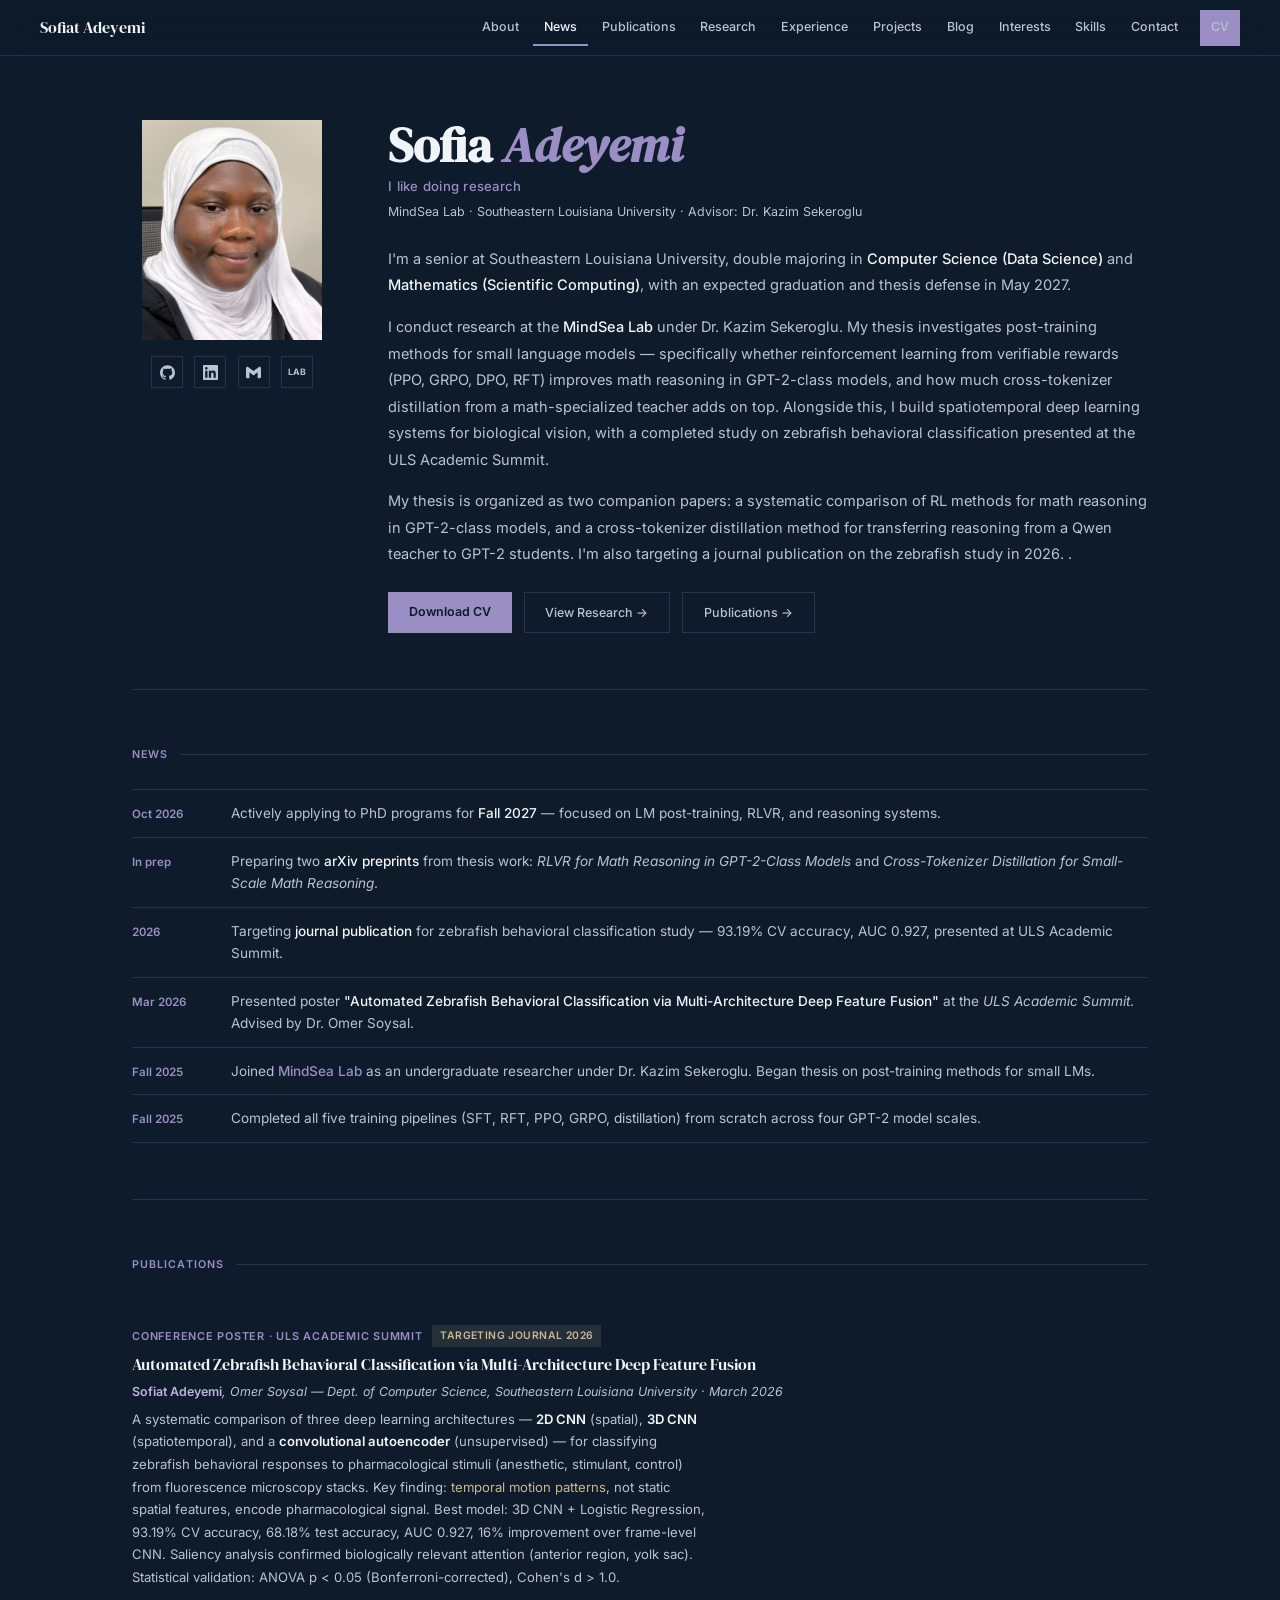
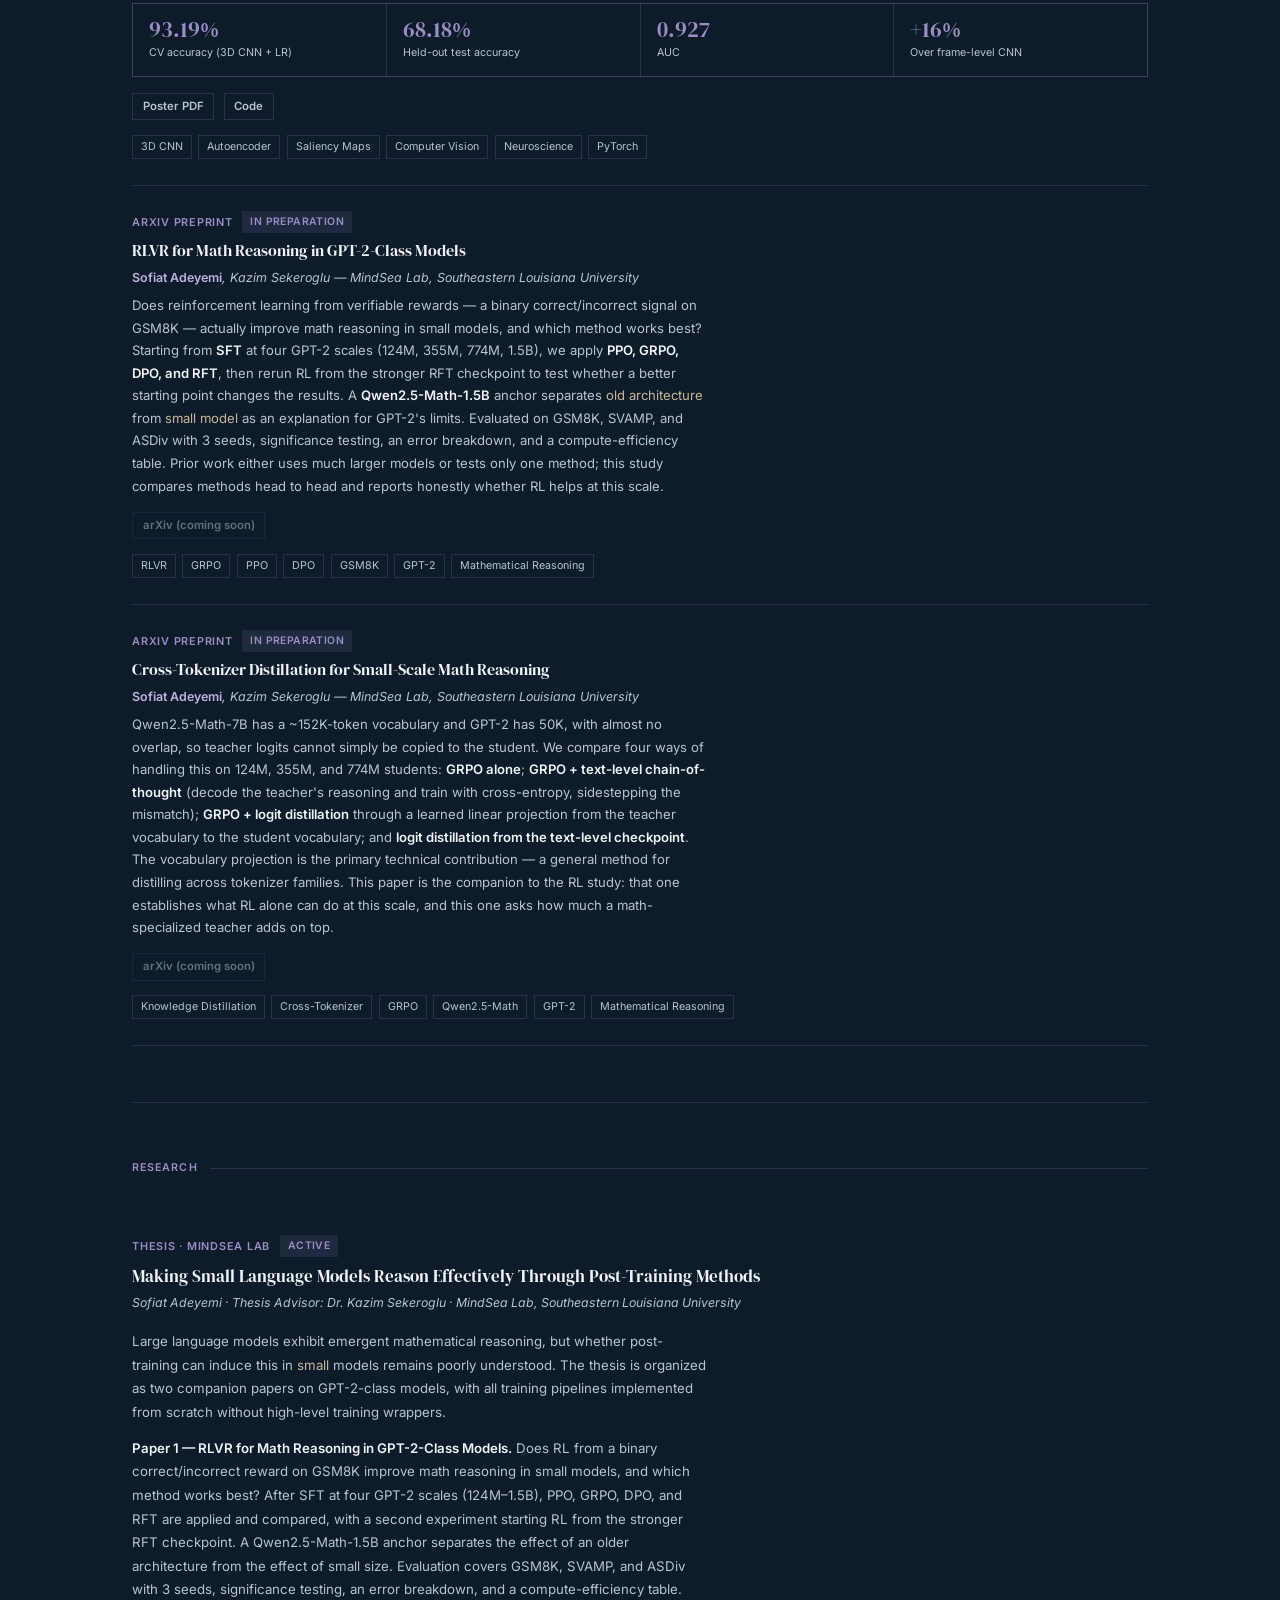
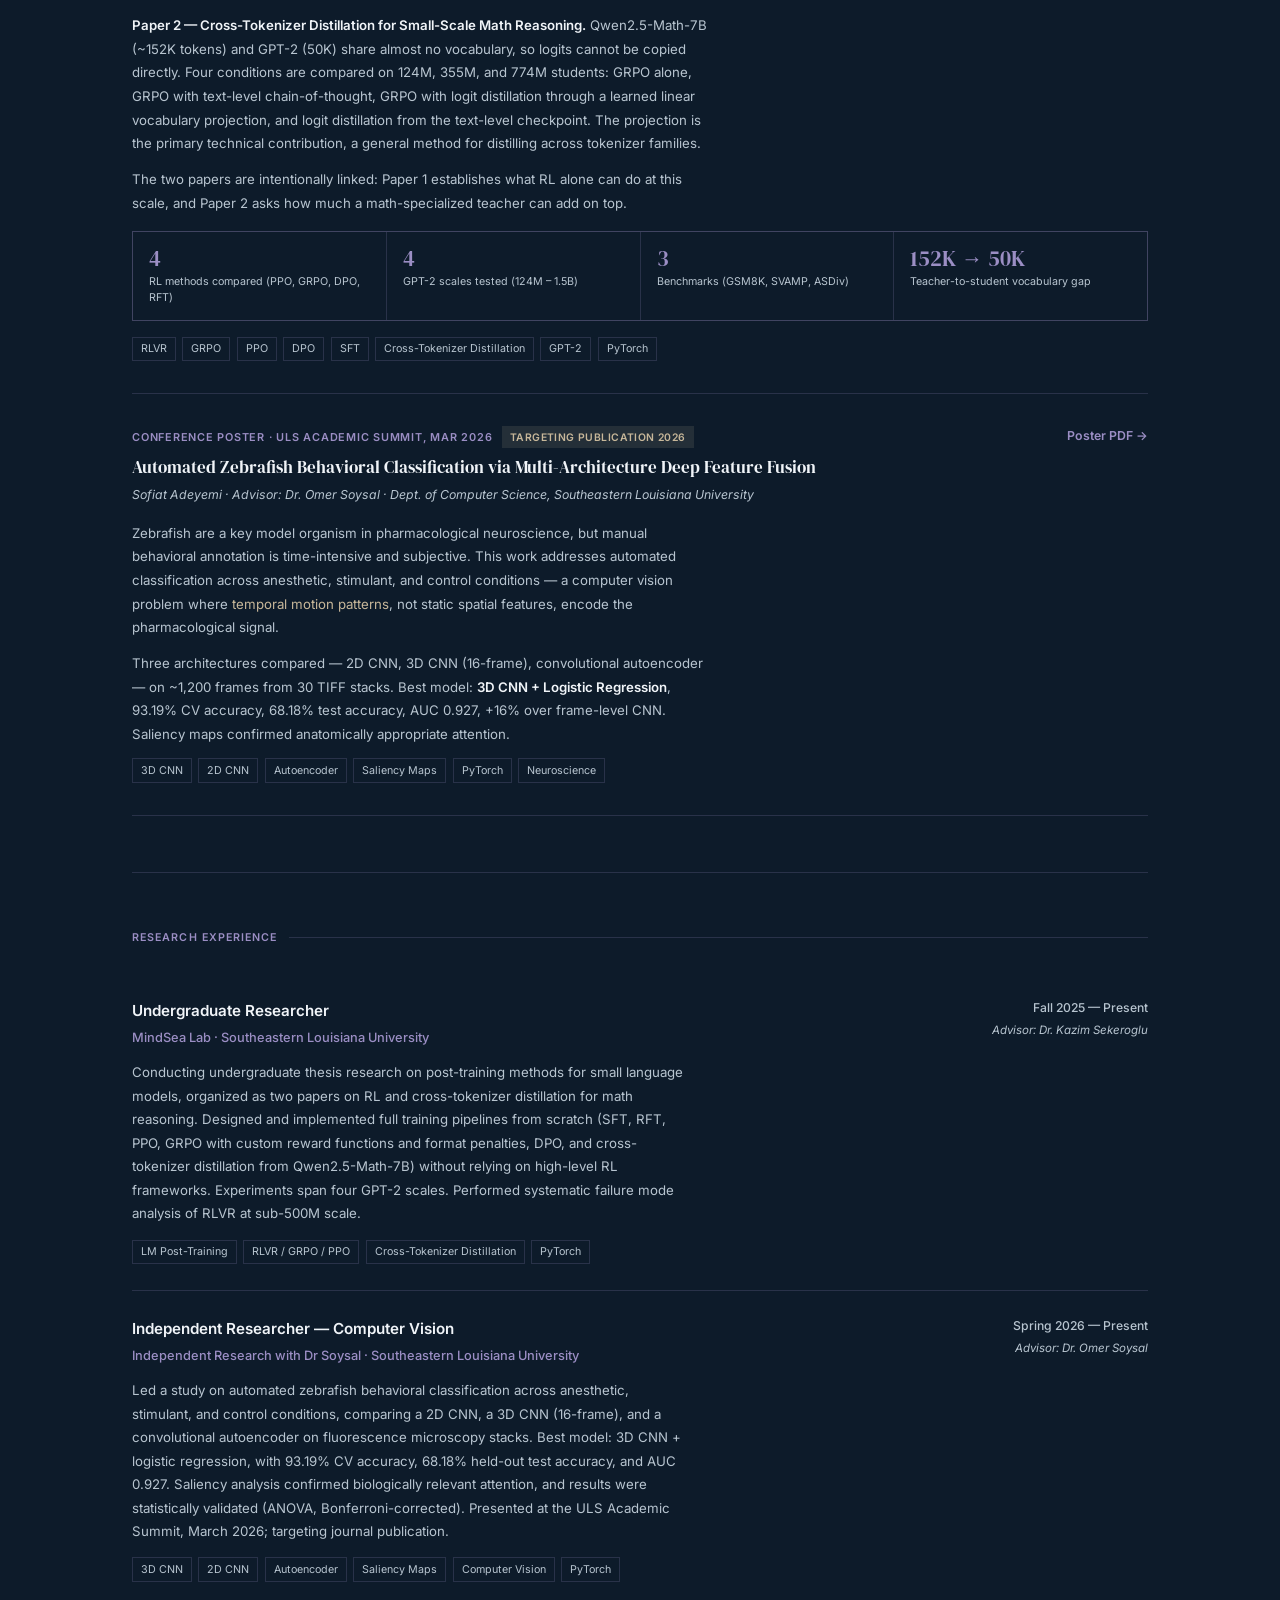
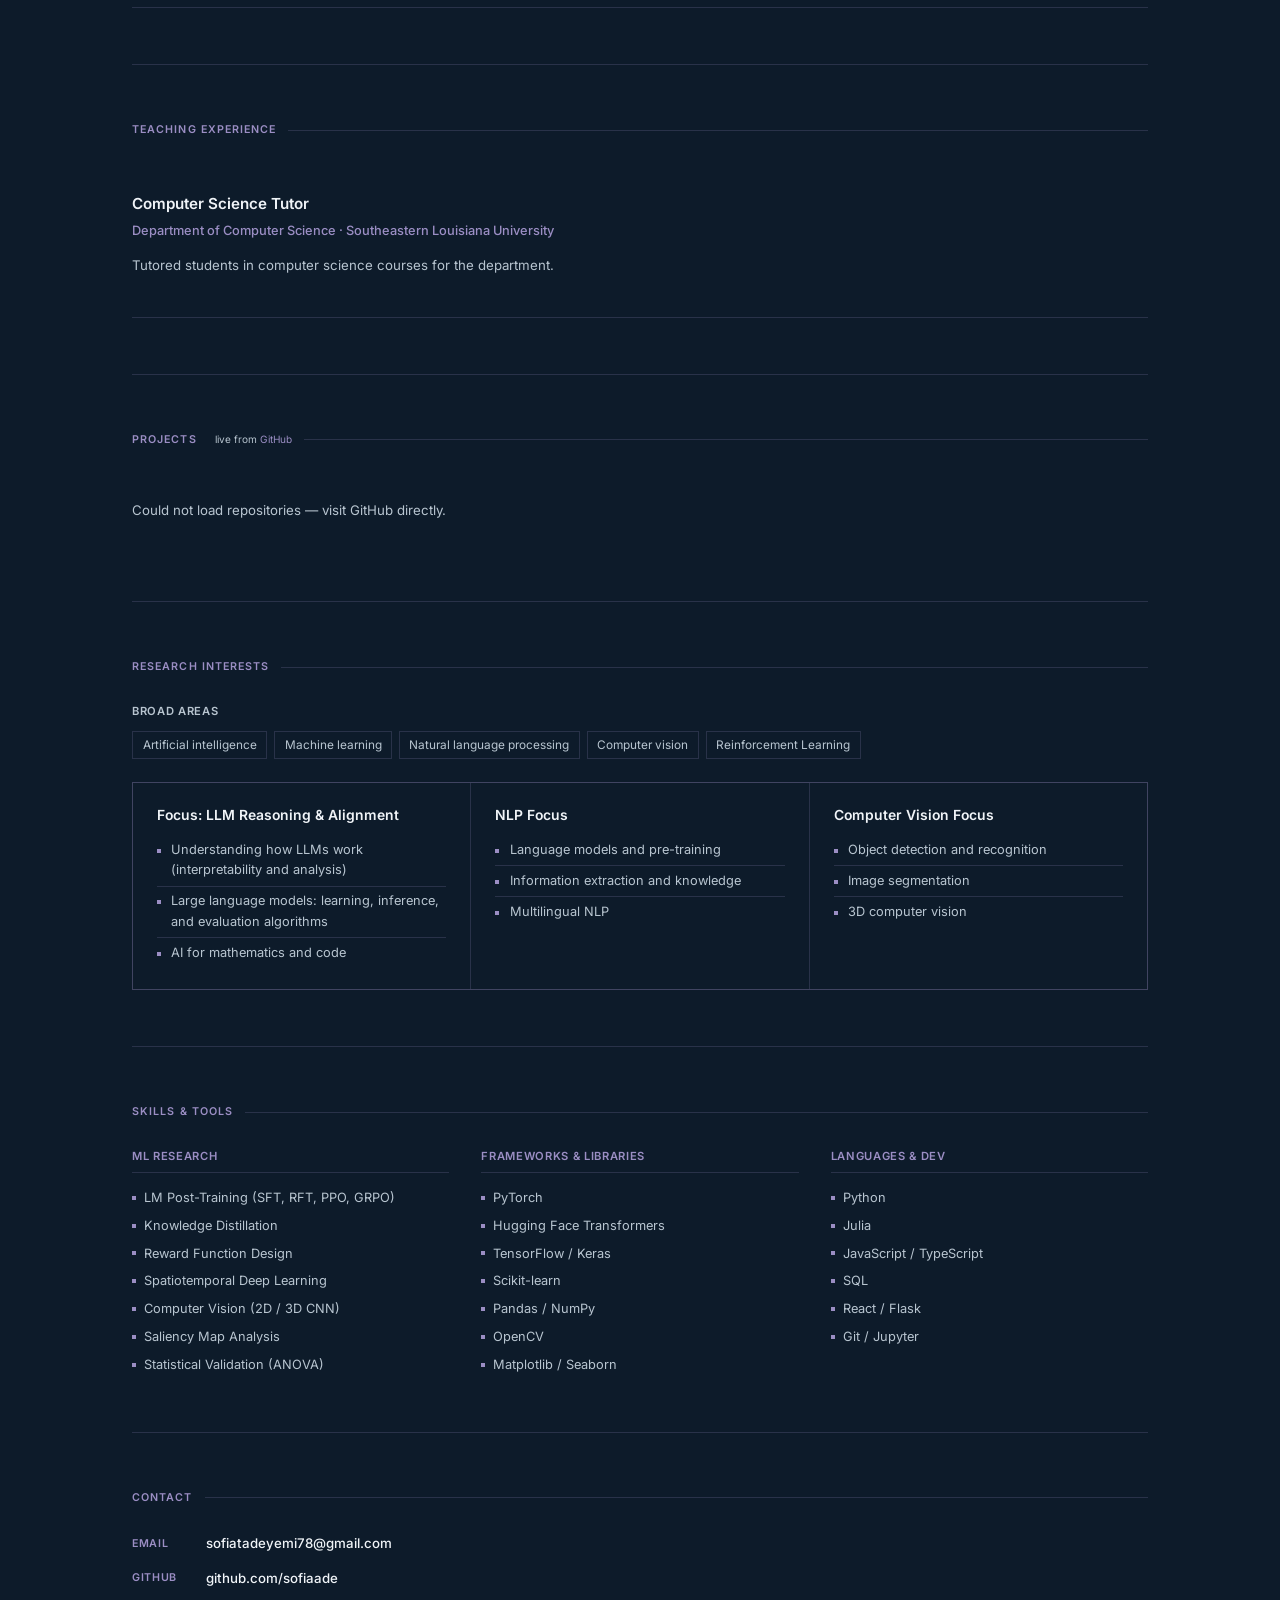
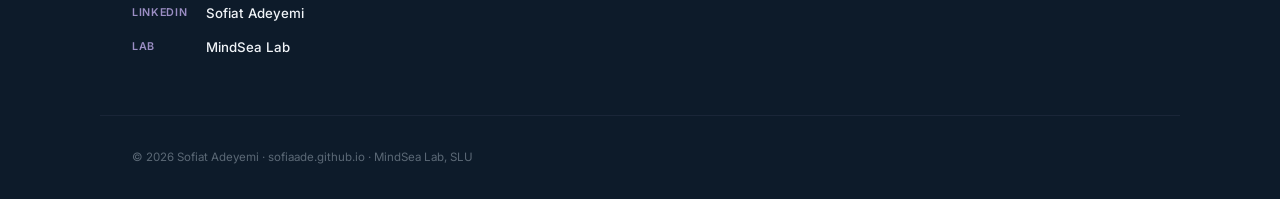
<file: index.html>
<!DOCTYPE html>
<html lang="en">
<head>
  <meta charset="UTF-8" />
  <meta name="viewport" content="width=device-width, initial-scale=1.0, viewport-fit=cover" />
  <title>Sofiat Adeyemi</title>
  <meta name="description" content="Sofiat Adeyemi is a senior CS & Math researcher at Southeastern Louisiana University studying small language model post-training, RLVR, and computer vision." />
  <link rel="preconnect" href="https://fonts.googleapis.com" />
  <link rel="preconnect" href="https://fonts.gstatic.com" crossorigin />
  <link href="https://fonts.googleapis.com/css2?family=DM+Serif+Display:ital@0;1&family=Inter:wght@300;400;500;600&display=swap" rel="stylesheet" />
  <style>
    :root {
      --navy: #0D1B2A;
      --navy-mid: #162033;
      --navy-light: #1E2D42;
      --lavender: #9B8EC4;
      --lavender-light: #BEB3DE;
      --warm: #C8B89A;
      --white: #F0F4F8;
      --white-dim: #B8C5D0;
      --rule: rgba(155,142,196,0.2);
      --font-serif: 'DM Serif Display', Georgia, serif;
      --font-sans: 'Inter', system-ui, sans-serif;
    }
    *, *::before, *::after { box-sizing: border-box; margin: 0; padding: 0; }
    html { scroll-behavior: smooth; scroll-padding-top: 64px; }
    body { background: var(--navy); color: var(--white); font-family: var(--font-sans); font-size: 16px; line-height: 1.7; min-height: 100vh; }
    a { color: var(--lavender); text-decoration: none; transition: color 0.2s; }
    a:hover { color: var(--lavender-light); }

    /* ══ TOP NAV ══════════════════════════════════════════════ */
    .topnav {
      position: sticky; top: 0; z-index: 100;
      background: rgba(13,27,42,0.92);
      backdrop-filter: blur(12px);
      border-bottom: 1px solid var(--rule);
      display: flex; align-items: center; justify-content: space-between;
      padding: 0 2.5rem; height: 56px;
      max-width: 100%;
    }
    .topnav-name {
      font-family: var(--font-serif);
      font-size: 1rem; color: var(--white); white-space: nowrap;
    }
    .topnav-links { display: flex; gap: 0.15rem; align-items: center; }
    .topnav-links a {
      font-size: 0.78rem; font-weight: 500; color: var(--white-dim);
      padding: 0.4rem 0.7rem; border-bottom: 2px solid transparent;
      transition: color 0.2s, border-color 0.2s;
    }
    .topnav-links a:hover, .topnav-links a.active { color: var(--white); border-bottom-color: var(--lavender); }
    .topnav-cv {
      font-size: 0.75rem; font-weight: 600; color: var(--navy);
      background: var(--lavender); padding: 0.35rem 0.9rem;
      margin-left: 0.5rem; transition: background 0.2s;
    }
    .topnav-cv:hover { background: var(--lavender-light); color: var(--navy); }
    .nav-mobile-toggle { display: none; background: none; border: none; color: var(--white-dim); cursor: pointer; font-size: 1.2rem; padding: 0.4rem; }
    .nav-mobile-menu { display: none; flex-direction: column; background: var(--navy-mid); border-bottom: 1px solid var(--rule); padding: 0.5rem 1.5rem 1rem; }
    .nav-mobile-menu a { font-size: 0.85rem; color: var(--white-dim); padding: 0.5rem 0; border-bottom: 1px solid var(--rule); font-weight: 500; }
    .nav-mobile-menu a:last-child { border-bottom: none; }
    .nav-mobile-menu.open { display: flex; }

    /* ══ PAGE WRAPPER ══════════════════════════════════════════ */
    .page { max-width: 1080px; margin: 0 auto; padding: 0 2rem; }

    /* ══ HERO / ABOUT — two column ══════════════════════════════ */
    #about { padding: 4rem 0 3.5rem; display: grid; grid-template-columns: 200px 1fr; gap: 3.5rem; align-items: start; }
    .about-photo-col { display: flex; flex-direction: column; align-items: center; gap: 1rem; }
    .about-photo { width: 180px; height: 220px; object-fit: cover; object-position: center top; filter: grayscale(10%); display: block; }
    .about-icon-links { display: flex; gap: 0.7rem; flex-wrap: wrap; justify-content: center; }
    .icon-link {
      display: flex; align-items: center; justify-content: center;
      width: 32px; height: 32px; border: 1px solid var(--rule);
      color: var(--white-dim); font-size: 0.75rem; font-weight: 700;
      transition: border-color 0.2s, color 0.2s;
    }
    .icon-link:hover { border-color: var(--lavender); color: var(--lavender); }
    .icon-link svg { width: 15px; height: 15px; fill: currentColor; }
    .about-content {}
    .about-name { font-family: var(--font-serif); font-size: clamp(2rem, 4vw, 3rem); line-height: 1.05; color: var(--white); margin-bottom: 0.3rem; }
    .about-name em { font-style: italic; color: var(--lavender); }
    .about-tagline { font-size: 0.82rem; color: var(--lavender); font-weight: 500; margin-bottom: 0.2rem; letter-spacing: 0.02em; }
    .about-inst { font-size: 0.78rem; color: var(--white-dim); margin-bottom: 1.5rem; }
    .about-inst a { color: var(--white-dim); }
    .about-inst a:hover { color: var(--lavender-light); }
    .about-body p { font-size: 0.91rem; color: var(--white-dim); line-height: 1.82; margin-bottom: 0.95rem; }
    .about-body p:last-child { margin-bottom: 0; }
    .about-body strong { color: var(--white); font-weight: 500; }
    .about-actions { display: flex; gap: 0.75rem; flex-wrap: wrap; margin-top: 1.5rem; }
    .btn-primary { display: inline-block; background: var(--lavender); color: var(--navy); font-size: 0.78rem; font-weight: 600; padding: 0.55rem 1.3rem; transition: background 0.2s; }
    .btn-primary:hover { background: var(--lavender-light); color: var(--navy); }
    .btn-secondary { display: inline-block; border: 1px solid var(--rule); color: var(--white-dim); font-size: 0.78rem; font-weight: 500; padding: 0.55rem 1.3rem; transition: border-color 0.2s, color 0.2s; }
    .btn-secondary:hover { border-color: var(--lavender); color: var(--white); }

    /* ══ SECTION SHELL ═════════════════════════════════════════ */
    .section { padding: 3.5rem 0; border-top: 1px solid var(--rule); scroll-margin-top: 64px; }
    .section-label {
      font-size: 0.67rem; font-weight: 600; color: var(--lavender);
      letter-spacing: 0.1em; text-transform: uppercase;
      margin-bottom: 1.6rem; display: flex; align-items: center; gap: 0.75rem;
    }
    .section-label::after { content: ''; flex: 1; height: 1px; background: var(--rule); }

    /* ══ NEWS ══════════════════════════════════════════════════ */
    .news-list { display: flex; flex-direction: column; gap: 0; }
    .news-item { display: grid; grid-template-columns: 80px 1fr; gap: 1.2rem; padding: 0.75rem 0; border-bottom: 1px solid var(--rule); align-items: baseline; }
    .news-item:first-child { border-top: 1px solid var(--rule); }
    .news-date { font-size: 0.72rem; color: var(--lavender); font-weight: 600; white-space: nowrap; font-variant-numeric: tabular-nums; }
    .news-text { font-size: 0.85rem; color: var(--white-dim); line-height: 1.65; }
    .news-text strong { color: var(--white); font-weight: 500; }
    .news-text a { color: var(--lavender); }

    /* ══ PUBLICATIONS ═══════════════════════════════════════════ */
    .pub-item { padding: 1.6rem 0; border-bottom: 1px solid var(--rule); }
    .pub-item:first-of-type { border-top: 1px solid var(--rule); }
    .pub-venue-row { display: flex; align-items: center; gap: 0.6rem; flex-wrap: wrap; margin-bottom: 0.45rem; }
    .pub-venue { font-size: 0.68rem; font-weight: 600; color: var(--lavender); text-transform: uppercase; letter-spacing: 0.07em; }
    .pub-title { font-family: var(--font-serif); font-size: 1.03rem; color: var(--white); line-height: 1.3; margin-bottom: 0.35rem; }
    .pub-authors { font-size: 0.78rem; color: var(--white-dim); font-style: italic; margin-bottom: 0.35rem; }
    .pub-authors strong { color: var(--lavender-light); font-style: normal; font-weight: 600; }
    .pub-desc { font-size: 0.82rem; color: var(--white-dim); line-height: 1.72; max-width: 72ch; margin-bottom: 0.9rem; }
    .pub-desc strong { color: var(--white); font-weight: 600; }
    .pub-desc em { color: var(--warm); font-style: normal; }
    .pub-links { display: flex; gap: 0.6rem; flex-wrap: wrap; margin-bottom: 0.9rem; }
    .pub-link {
      font-size: 0.71rem; font-weight: 600; color: var(--white-dim);
      border: 1px solid var(--rule); padding: 0.2rem 0.6rem;
      transition: border-color 0.2s, color 0.2s;
    }
    .pub-link:hover { border-color: var(--lavender); color: var(--lavender); }
    .findings-grid { display: grid; grid-template-columns: repeat(4,1fr); gap: 1px; background: var(--rule); border: 1px solid var(--rule); margin-bottom: 1rem; }
    .finding { background: var(--navy); padding: 0.9rem 1rem; }
    .finding-val { font-family: var(--font-serif); font-size: 1.35rem; color: var(--lavender); line-height: 1.1; margin-bottom: 0.2rem; }
    .finding-label { font-size: 0.67rem; color: var(--white-dim); line-height: 1.5; }

    /* ══ EXPERIENCE ════════════════════════════════════════════ */
    .exp-item { padding: 1.6rem 0; border-bottom: 1px solid var(--rule); }
    .exp-item:first-of-type { border-top: 1px solid var(--rule); }
    .exp-header { display: flex; justify-content: space-between; align-items: flex-start; gap: 1.5rem; margin-bottom: 0.8rem; flex-wrap: wrap; }
    .exp-title { font-size: 0.95rem; font-weight: 600; color: var(--white); margin-bottom: 0.18rem; }
    .exp-org { font-size: 0.8rem; color: var(--lavender); font-weight: 500; }
    .exp-meta { text-align: right; flex-shrink: 0; }
    .exp-date { font-size: 0.76rem; color: var(--white-dim); font-weight: 500; margin-bottom: 0.12rem; }
    .exp-advisor { font-size: 0.72rem; color: var(--white-dim); font-style: italic; }
    .exp-desc { font-size: 0.83rem; color: var(--white-dim); line-height: 1.77; max-width: 70ch; margin-bottom: 0.85rem; }

    /* ══ RESEARCH ══════════════════════════════════════════════ */
    .research-item { padding: 2rem 0; border-bottom: 1px solid var(--rule); }
    .research-item:first-of-type { border-top: 1px solid var(--rule); }
    .research-header { display: flex; justify-content: space-between; align-items: flex-start; gap: 1rem; margin-bottom: 0.5rem; flex-wrap: wrap; }
    .research-venue-row { display: flex; align-items: center; gap: 0.6rem; flex-wrap: wrap; }
    .research-venue { font-size: 0.68rem; font-weight: 600; color: var(--lavender); text-transform: uppercase; letter-spacing: 0.07em; }
    .research-title { font-family: var(--font-serif); font-size: 1.06rem; color: var(--white); line-height: 1.3; margin-bottom: 0.4rem; }
    .research-authors { font-size: 0.77rem; color: var(--white-dim); font-style: italic; margin-bottom: 1rem; }
    .research-body p { font-size: 0.83rem; color: var(--white-dim); line-height: 1.78; max-width: 72ch; margin-bottom: 0.75rem; }
    .research-body strong { color: var(--white); font-weight: 600; }
    .research-body em { color: var(--warm); font-style: normal; }
    .project-link { font-size: 0.77rem; font-weight: 600; color: var(--lavender); white-space: nowrap; }

    /* ══ TAGS ══════════════════════════════════════════════════ */
    .tag-row { display: flex; flex-wrap: wrap; gap: 0.4rem; margin-top: 0.5rem; }
    .stack-tag { font-size: 0.67rem; color: var(--white-dim); border: 1px solid var(--rule); padding: 0.13rem 0.5rem; }
    .tag { font-size: 0.65rem; font-weight: 600; letter-spacing: 0.04em; text-transform: uppercase; padding: 0.13rem 0.5rem; }
    .tag-active { background: rgba(155,142,196,0.13); color: var(--lavender); }
    .tag-warm { background: rgba(200,184,154,0.12); color: var(--warm); }
    .tag-done { background: rgba(176,196,222,0.07); color: var(--white-dim); }

    /* ══ PROJECTS ══════════════════════════════════════════════ */
    .project { padding: 1.6rem 0; border-bottom: 1px solid var(--rule); display: grid; grid-template-columns: 1fr auto; gap: 1.5rem; align-items: start; }
    .project:first-of-type { border-top: 1px solid var(--rule); }
    .project-meta { font-size: 0.71rem; color: var(--lavender); font-weight: 500; margin-bottom: 0.4rem; display: flex; gap: 0.6rem; align-items: center; flex-wrap: wrap; }
    .project-title { font-family: var(--font-serif); font-size: 1.02rem; color: var(--white); margin-bottom: 0.5rem; line-height: 1.3; }
    .project-desc { font-size: 0.83rem; color: var(--white-dim); line-height: 1.74; max-width: 65ch; margin-bottom: 0.8rem; }

    /* ══ INTERESTS ═════════════════════════════════════════════ */
    .interests-grid { display: grid; grid-template-columns: 1fr 1fr; gap: 1px; background: var(--rule); border: 1px solid var(--rule); }
    .interest-item { background: var(--navy); padding: 1.3rem 1.5rem; }
    .interest-title { font-size: 0.87rem; font-weight: 600; color: var(--white); margin-bottom: 0.35rem; }
    .interest-desc { font-size: 0.78rem; color: var(--white-dim); line-height: 1.65; }
    .interests-extended { margin-top: 1.4rem; }
    .interests-extended-label { font-size: 0.7rem; font-weight: 600; color: var(--white-dim); text-transform: uppercase; letter-spacing: 0.06em; margin-bottom: 0.65rem; }
    .interests-tags { display: flex; flex-wrap: wrap; gap: 0.42rem; }
    .interest-tag { font-size: 0.74rem; color: var(--white-dim); border: 1px solid var(--rule); padding: 0.18rem 0.6rem; }
    .interests-grid.three { grid-template-columns: repeat(3, 1fr); }
    .interest-list { list-style: none; margin-top: 0.5rem; }
    .interest-list li { font-size: 0.8rem; color: var(--white-dim); line-height: 1.6; padding: 0.3rem 0 0.3rem 0.9rem; position: relative; border-top: 1px solid var(--rule); }
    .interest-list li:first-child { border-top: none; }
    .interest-list li::before { content: ''; position: absolute; left: 0; top: 0.85rem; width: 4px; height: 4px; background: var(--lavender); }

    /* ══ SKILLS ════════════════════════════════════════════════ */
    .skills-grid { display: grid; grid-template-columns: repeat(3,1fr); gap: 2rem; }
    .skill-group-title { font-size: 0.7rem; font-weight: 600; color: var(--lavender); letter-spacing: 0.06em; text-transform: uppercase; margin-bottom: 0.85rem; padding-bottom: 0.4rem; border-bottom: 1px solid var(--rule); }
    .skill-list { list-style: none; display: flex; flex-direction: column; gap: 0.38rem; }
    .skill-list li { font-size: 0.8rem; color: var(--white-dim); display: flex; align-items: center; gap: 0.5rem; }
    .skill-list li::before { content: ''; width: 4px; height: 4px; background: var(--lavender); flex-shrink: 0; }

    /* ══ CONTACT ═══════════════════════════════════════════════ */
    .contact-inner { max-width: 52ch; }
    .contact-inner p { font-size: 0.91rem; color: var(--white-dim); margin-bottom: 2rem; line-height: 1.78; }
    .contact-list { list-style: none; display: flex; flex-direction: column; gap: 0.75rem; }
    .contact-list li { font-size: 0.83rem; color: var(--white-dim); display: flex; align-items: center; gap: 0.75rem; }
    .contact-list a { color: var(--white); font-weight: 500; }
    .contact-label { font-size: 0.67rem; font-weight: 600; color: var(--lavender); text-transform: uppercase; letter-spacing: 0.06em; width: 62px; flex-shrink: 0; }

    /* ══ FOOTER ════════════════════════════════════════════════ */
    footer { border-top: 1px solid var(--rule); padding: 2rem; max-width: 1080px; margin: 0 auto; font-size: 0.72rem; color: var(--white-dim); opacity: 0.45; }

    /* ══ MOBILE ════════════════════════════════════════════════ */
    @media (max-width: 760px) {
      .topnav-links { display: none; }
      .nav-mobile-toggle { display: block; }
      #about { grid-template-columns: 1fr; padding: 2.5rem 0 2rem; }
      .about-photo-col { flex-direction: row; justify-content: flex-start; align-items: flex-end; gap: 1.5rem; }
      .about-photo { width: 100px; height: 125px; }
      .interests-grid { grid-template-columns: 1fr; }
      .interests-grid.three { grid-template-columns: 1fr; }
      .skills-grid { grid-template-columns: 1fr 1fr; }
      .findings-grid { grid-template-columns: 1fr 1fr; }
      .project { grid-template-columns: 1fr; }
      .exp-meta { text-align: left; }
      .page { padding: 0 1.2rem; }
    }
    @media (max-width: 480px) {
      .skills-grid { grid-template-columns: 1fr; }
      .about-photo-col { flex-direction: column; align-items: flex-start; }
    }
    @media (prefers-reduced-motion: reduce) { * { transition: none !important; scroll-behavior: auto !important; } }
  </style>
</head>
<body>

<!-- ══ TOP NAV ══════════════════════════════════════════════════ -->
<nav class="topnav" aria-label="Main navigation">
  <div class="topnav-name">Sofiat Adeyemi</div>
  <div class="topnav-links">
    <a href="#about">About</a>
    <a href="#news">News</a>
    <a href="#publications">Publications</a>
    <a href="#research">Research</a>
    <a href="#experience">Experience</a>
    <a href="#projects">Projects</a>
    <a href="blog.html">Blog</a>
    <a href="#interests">Interests</a>
    <a href="#skills">Skills</a>
    <a href="#contact">Contact</a>
    <a href="Resume.pdf" class="topnav-cv" target="_blank">CV</a>
  </div>
  <button class="nav-mobile-toggle" aria-label="Toggle menu" onclick="document.querySelector('.nav-mobile-menu').classList.toggle('open')">☰</button>
</nav>
<div class="nav-mobile-menu">
  <a href="#about">About</a>
  <a href="#news">News</a>
  <a href="#publications">Publications</a>
  <a href="#research">Research</a>
  <a href="#experience">Experience</a>
  <a href="#projects">Projects</a>
  <a href="blog.html">Blog</a>
  <a href="#interests">Interests</a>
  <a href="#skills">Skills</a>
  <a href="#contact">Contact</a>
  <a href="Resume.pdf" target="_blank">CV ↗</a>
</div>

<div class="page">

  <!-- ══ ABOUT ══════════════════════════════════════════════════ -->
  <section id="about">
    <div class="about-photo-col">
      <img class="about-photo" src="https://sofiaade.github.io/images/picture.jpeg" alt="Sofiat Adeyemi" />
      <div class="about-icon-links">
        <!-- GitHub -->
        <a class="icon-link" href="https://github.com/sofiaade" target="_blank" rel="noopener" title="GitHub">
          <svg viewBox="0 0 24 24" xmlns="http://www.w3.org/2000/svg"><path d="M12 .297c-6.63 0-12 5.373-12 12 0 5.303 3.438 9.8 8.205 11.385.6.113.82-.258.82-.577 0-.285-.01-1.04-.015-2.04-3.338.724-4.042-1.61-4.042-1.61C4.422 18.07 3.633 17.7 3.633 17.7c-1.087-.744.084-.729.084-.729 1.205.084 1.838 1.236 1.838 1.236 1.07 1.835 2.809 1.305 3.495.998.108-.776.417-1.305.76-1.605-2.665-.3-5.466-1.332-5.466-5.93 0-1.31.465-2.38 1.235-3.22-.135-.303-.54-1.523.105-3.176 0 0 1.005-.322 3.3 1.23.96-.267 1.98-.399 3-.405 1.02.006 2.04.138 3 .405 2.28-1.552 3.285-1.23 3.285-1.23.645 1.653.24 2.873.12 3.176.765.84 1.23 1.91 1.23 3.22 0 4.61-2.805 5.625-5.475 5.92.42.36.81 1.096.81 2.22 0 1.606-.015 2.896-.015 3.286 0 .315.21.69.825.57C20.565 22.092 24 17.592 24 12.297c0-6.627-5.373-12-12-12"/></svg>
        </a>
        <!-- LinkedIn -->
        <a class="icon-link" href="https://www.linkedin.com/in/sofiat-adeyemi-9b7464219/" target="_blank" rel="noopener" title="LinkedIn">
          <svg viewBox="0 0 24 24" xmlns="http://www.w3.org/2000/svg"><path d="M20.447 20.452h-3.554v-5.569c0-1.328-.027-3.037-1.852-3.037-1.853 0-2.136 1.445-2.136 2.939v5.667H9.351V9h3.414v1.561h.046c.477-.9 1.637-1.85 3.37-1.85 3.601 0 4.267 2.37 4.267 5.455v6.286zM5.337 7.433a2.062 2.062 0 0 1-2.063-2.065 2.064 2.064 0 1 1 2.063 2.065zm1.782 13.019H3.555V9h3.564v11.452zM22.225 0H1.771C.792 0 0 .774 0 1.729v20.542C0 23.227.792 24 1.771 24h20.451C23.2 24 24 23.227 24 22.271V1.729C24 .774 23.2 0 22.222 0h.003z"/></svg>
        </a>
        <!-- Google Scholar placeholder -->
        <a class="icon-link" href="mailto:sofiatadeyemi78@gmail.com" title="Email">
          <svg viewBox="0 0 24 24" xmlns="http://www.w3.org/2000/svg"><path d="M24 5.457v13.909c0 .904-.732 1.636-1.636 1.636h-3.819V11.73L12 16.64l-6.545-4.91v9.273H1.636A1.636 1.636 0 0 1 0 19.366V5.457c0-2.023 2.309-3.178 3.927-1.964L5.455 4.64 12 9.548l6.545-4.91 1.528-1.145C21.69 2.28 24 3.434 24 5.457z"/></svg>
        </a>
        <!-- MindSea Lab -->
        <a class="icon-link" href="https://mindsealab.vercel.app" target="_blank" rel="noopener" title="MindSea Lab" style="font-size:0.55rem;font-weight:700;letter-spacing:-0.02em;">LAB</a>
      </div>
    </div>

    <div class="about-content">
      <h1 class="about-name">Sofia <em>Adeyemi</em></h1>
      <div class="about-tagline">I like doing research </div>
      <div class="about-inst">
        <a href="https://mindsealab.vercel.app" target="_blank" rel="noopener">MindSea Lab</a> ·
        <a href="https://www.southeastern.edu" target="_blank" rel="noopener">Southeastern Louisiana University</a> ·
        Advisor: Dr. Kazim Sekeroglu
      </div>

      <div class="about-body">
        <p>
          I'm a senior at Southeastern Louisiana University, double majoring in <strong>Computer Science (Data Science)</strong> and <strong>Mathematics (Scientific Computing)</strong>, with an expected graduation and thesis defense in May 2027.
        </p>
        <p>
          I conduct research at the <strong><a href="https://mindsealab.vercel.app" target="_blank" rel="noopener" style="color:var(--white);font-weight:500;">MindSea Lab</a></strong> under Dr. Kazim Sekeroglu. My thesis investigates post-training methods for small language models — specifically whether reinforcement learning from verifiable rewards (PPO, GRPO, DPO, RFT) improves math reasoning in GPT-2-class models, and how much cross-tokenizer distillation from a math-specialized teacher adds on top. Alongside this, I build spatiotemporal deep learning systems for biological vision, with a completed study on zebrafish behavioral classification presented at the ULS Academic Summit.
        </p>
        <p>
          My thesis is organized as two companion papers: a systematic comparison of RL methods for math reasoning in GPT-2-class models, and a cross-tokenizer distillation method for transferring reasoning from a Qwen teacher to GPT-2 students. I'm also targeting a journal publication on the zebrafish study in 2026. </strong>.
        </p>
      </div>

      <div class="about-actions">
        <a href="Resume.pdf" class="btn-primary" target="_blank">Download CV</a>
        <a href="#research" class="btn-secondary">View Research →</a>
        <a href="#publications" class="btn-secondary">Publications →</a>
      </div>
    </div>
  </section>

  <!-- ══ NEWS ═══════════════════════════════════════════════════ -->
  <section id="news" class="section">
    <div class="section-label">News</div>
    <div class="news-list">

      <div class="news-item">
        <div class="news-date">Oct 2026</div>
        <div class="news-text">Actively applying to PhD programs for <strong>Fall 2027</strong> — focused on LM post-training, RLVR, and reasoning systems.</div>
      </div>

      <div class="news-item">
        <div class="news-date">In prep</div>
        <div class="news-text">Preparing two <strong>arXiv preprints</strong> from thesis work: <em>RLVR for Math Reasoning in GPT-2-Class Models</em> and <em>Cross-Tokenizer Distillation for Small-Scale Math Reasoning</em>.</div>
      </div>

      <div class="news-item">
        <div class="news-date">2026</div>
        <div class="news-text">Targeting <strong>journal publication</strong> for zebrafish behavioral classification study — 93.19% CV accuracy, AUC 0.927, presented at ULS Academic Summit.</div>
      </div>

      <div class="news-item">
        <div class="news-date">Mar 2026</div>
        <div class="news-text">Presented poster <strong>"Automated Zebrafish Behavioral Classification via Multi-Architecture Deep Feature Fusion"</strong> at the <em>ULS Academic Summit</em>. Advised by Dr. Omer Soysal.</div>
      </div>

      <div class="news-item">
        <div class="news-date">Fall 2025</div>
        <div class="news-text">Joined <strong><a href="https://mindsealab.vercel.app" target="_blank" rel="noopener">MindSea Lab</a></strong> as an undergraduate researcher under Dr. Kazim Sekeroglu. Began thesis on post-training methods for small LMs.</div>
      </div>

      <div class="news-item">
        <div class="news-date">Fall 2025</div>
        <div class="news-text">Completed all five training pipelines (SFT, RFT, PPO, GRPO, distillation) from scratch across four GPT-2 model scales.</div>
      </div>

    </div>
  </section>

  <!-- ══ PUBLICATIONS ═══════════════════════════════════════════ -->
  <section id="publications" class="section">
    <div class="section-label">Publications</div>

    <div class="pub-item">
      <div class="pub-venue-row">
        <span class="pub-venue">Conference Poster · ULS Academic Summit</span>
        <span class="tag tag-warm">Targeting Journal 2026</span>
      </div>
      <div class="pub-title">Automated Zebrafish Behavioral Classification via Multi-Architecture Deep Feature Fusion</div>
      <div class="pub-authors"><strong>Sofiat Adeyemi</strong>, Omer Soysal — Dept. of Computer Science, Southeastern Louisiana University · March 2026</div>
      <p class="pub-desc">
        A systematic comparison of three deep learning architectures — <strong>2D CNN</strong> (spatial), <strong>3D CNN</strong> (spatiotemporal), and a <strong>convolutional autoencoder</strong> (unsupervised) — for classifying zebrafish behavioral responses to pharmacological stimuli (anesthetic, stimulant, control) from fluorescence microscopy stacks. Key finding: <em>temporal motion patterns</em>, not static spatial features, encode pharmacological signal. Best model: 3D CNN + Logistic Regression, 93.19% CV accuracy, 68.18% test accuracy, AUC 0.927, 16% improvement over frame-level CNN. Saliency analysis confirmed biologically relevant attention (anterior region, yolk sac). Statistical validation: ANOVA p &lt; 0.05 (Bonferroni-corrected), Cohen's d &gt; 1.0.
      </p>
      <div class="findings-grid">
        <div class="finding"><div class="finding-val">93.19%</div><div class="finding-label">CV accuracy (3D CNN + LR)</div></div>
        <div class="finding"><div class="finding-val">68.18%</div><div class="finding-label">Held-out test accuracy</div></div>
        <div class="finding"><div class="finding-val">0.927</div><div class="finding-label">AUC</div></div>
        <div class="finding"><div class="finding-val">+16%</div><div class="finding-label">Over frame-level CNN</div></div>
      </div>
      <div class="pub-links">
        <a href="#" class="pub-link">Poster PDF</a>
        <a href="https://github.com/sofiaade/Zebrafish-CNN-Autoencoders" class="pub-link" target="_blank" rel="noopener">Code</a>
      </div>
      <div class="tag-row">
        <span class="stack-tag">3D CNN</span><span class="stack-tag">Autoencoder</span><span class="stack-tag">Saliency Maps</span>
        <span class="stack-tag">Computer Vision</span><span class="stack-tag">Neuroscience</span><span class="stack-tag">PyTorch</span>
      </div>
    </div>

    <!-- Paper 1 (in preparation) -->
    <div class="pub-item">
      <div class="pub-venue-row">
        <span class="pub-venue">arXiv Preprint</span>
        <span class="tag tag-active">In Preparation</span>
      </div>
      <div class="pub-title">RLVR for Math Reasoning in GPT-2-Class Models</div>
      <div class="pub-authors"><strong>Sofiat Adeyemi</strong>, Kazim Sekeroglu — MindSea Lab, Southeastern Louisiana University</div>
      <p class="pub-desc">
        Does reinforcement learning from verifiable rewards — a binary correct/incorrect signal on GSM8K — actually improve math reasoning in small models, and which method works best? Starting from <strong>SFT</strong> at four GPT-2 scales (124M, 355M, 774M, 1.5B), we apply <strong>PPO, GRPO, DPO, and RFT</strong>, then rerun RL from the stronger RFT checkpoint to test whether a better starting point changes the results. A <strong>Qwen2.5-Math-1.5B</strong> anchor separates <em>old architecture</em> from <em>small model</em> as an explanation for GPT-2's limits. Evaluated on GSM8K, SVAMP, and ASDiv with 3 seeds, significance testing, an error breakdown, and a compute-efficiency table. Prior work either uses much larger models or tests only one method; this study compares methods head to head and reports honestly whether RL helps at this scale.
      </p>
      <div class="pub-links">
        <a href="#" class="pub-link" style="opacity:0.5;pointer-events:none;">arXiv (coming soon)</a>
      </div>
      <div class="tag-row">
        <span class="stack-tag">RLVR</span><span class="stack-tag">GRPO</span><span class="stack-tag">PPO</span><span class="stack-tag">DPO</span>
        <span class="stack-tag">GSM8K</span><span class="stack-tag">GPT-2</span><span class="stack-tag">Mathematical Reasoning</span>
      </div>
    </div>

    <!-- Paper 2 (in preparation) -->
    <div class="pub-item">
      <div class="pub-venue-row">
        <span class="pub-venue">arXiv Preprint</span>
        <span class="tag tag-active">In Preparation</span>
      </div>
      <div class="pub-title">Cross-Tokenizer Distillation for Small-Scale Math Reasoning</div>
      <div class="pub-authors"><strong>Sofiat Adeyemi</strong>, Kazim Sekeroglu — MindSea Lab, Southeastern Louisiana University</div>
      <p class="pub-desc">
        Qwen2.5-Math-7B has a ~152K-token vocabulary and GPT-2 has 50K, with almost no overlap, so teacher logits cannot simply be copied to the student. We compare four ways of handling this on 124M, 355M, and 774M students: <strong>GRPO alone</strong>; <strong>GRPO + text-level chain-of-thought</strong> (decode the teacher's reasoning and train with cross-entropy, sidestepping the mismatch); <strong>GRPO + logit distillation</strong> through a learned linear projection from the teacher vocabulary to the student vocabulary; and <strong>logit distillation from the text-level checkpoint</strong>. The vocabulary projection is the primary technical contribution — a general method for distilling across tokenizer families. This paper is the companion to the RL study: that one establishes what RL alone can do at this scale, and this one asks how much a math-specialized teacher adds on top.
      </p>
      <div class="pub-links">
        <a href="#" class="pub-link" style="opacity:0.5;pointer-events:none;">arXiv (coming soon)</a>
      </div>
      <div class="tag-row">
        <span class="stack-tag">Knowledge Distillation</span><span class="stack-tag">Cross-Tokenizer</span><span class="stack-tag">GRPO</span>
        <span class="stack-tag">Qwen2.5-Math</span><span class="stack-tag">GPT-2</span><span class="stack-tag">Mathematical Reasoning</span>
      </div>
    </div>

  </section>

  <!-- ══ RESEARCH ═══════════════════════════════════════════════ -->
  <section id="research" class="section">
    <div class="section-label">Research</div>

    <!-- Thesis -->
    <div class="research-item">
      <div class="research-header">
        <div class="research-venue-row">
          <span class="research-venue">Thesis · MindSea Lab</span>
          <span class="tag tag-active">Active</span>
        </div>
      </div>
      <div class="research-title">Making Small Language Models Reason Effectively Through Post-Training Methods</div>
      <div class="research-authors">Sofiat Adeyemi · Thesis Advisor: Dr. Kazim Sekeroglu · MindSea Lab, Southeastern Louisiana University</div>
      <div class="research-body">
        <p>Large language models exhibit emergent mathematical reasoning, but whether post-training can induce this in <em>small</em> models remains poorly understood. The thesis is organized as two companion papers on GPT-2-class models, with all training pipelines implemented from scratch without high-level training wrappers.</p>
        <p><strong>Paper 1 — RLVR for Math Reasoning in GPT-2-Class Models.</strong> Does RL from a binary correct/incorrect reward on GSM8K improve math reasoning in small models, and which method works best? After SFT at four GPT-2 scales (124M–1.5B), PPO, GRPO, DPO, and RFT are applied and compared, with a second experiment starting RL from the stronger RFT checkpoint. A Qwen2.5-Math-1.5B anchor separates the effect of an older architecture from the effect of small size. Evaluation covers GSM8K, SVAMP, and ASDiv with 3 seeds, significance testing, an error breakdown, and a compute-efficiency table.</p>
        <p><strong>Paper 2 — Cross-Tokenizer Distillation for Small-Scale Math Reasoning.</strong> Qwen2.5-Math-7B (~152K tokens) and GPT-2 (50K) share almost no vocabulary, so logits cannot be copied directly. Four conditions are compared on 124M, 355M, and 774M students: GRPO alone, GRPO with text-level chain-of-thought, GRPO with logit distillation through a learned linear vocabulary projection, and logit distillation from the text-level checkpoint. The projection is the primary technical contribution, a general method for distilling across tokenizer families.</p>
        <p>The two papers are intentionally linked: Paper 1 establishes what RL alone can do at this scale, and Paper 2 asks how much a math-specialized teacher can add on top.</p>
      </div>
      <div class="findings-grid" style="margin-top:1rem;">
        <div class="finding"><div class="finding-val">4</div><div class="finding-label">RL methods compared (PPO, GRPO, DPO, RFT)</div></div>
        <div class="finding"><div class="finding-val">4</div><div class="finding-label">GPT-2 scales tested (124M – 1.5B)</div></div>
        <div class="finding"><div class="finding-val">3</div><div class="finding-label">Benchmarks (GSM8K, SVAMP, ASDiv)</div></div>
        <div class="finding"><div class="finding-val">152K → 50K</div><div class="finding-label">Teacher-to-student vocabulary gap</div></div>
      </div>
      <div class="tag-row">
        <span class="stack-tag">RLVR</span><span class="stack-tag">GRPO</span><span class="stack-tag">PPO</span><span class="stack-tag">DPO</span><span class="stack-tag">SFT</span>
        <span class="stack-tag">Cross-Tokenizer Distillation</span><span class="stack-tag">GPT-2</span><span class="stack-tag">PyTorch</span>
      </div>
    </div>

    <!-- Zebrafish -->
    <div class="research-item">
      <div class="research-header">
        <div class="research-venue-row">
          <span class="research-venue">Conference Poster · ULS Academic Summit, Mar 2026</span>
          <span class="tag tag-warm">Targeting Publication 2026</span>
        </div>
        <a href="#" class="project-link">Poster PDF →</a>
      </div>
      <div class="research-title">Automated Zebrafish Behavioral Classification via Multi-Architecture Deep Feature Fusion</div>
      <div class="research-authors">Sofiat Adeyemi · Advisor: Dr. Omer Soysal · Dept. of Computer Science, Southeastern Louisiana University</div>
      <div class="research-body">
        <p>Zebrafish are a key model organism in pharmacological neuroscience, but manual behavioral annotation is time-intensive and subjective. This work addresses automated classification across anesthetic, stimulant, and control conditions — a computer vision problem where <em>temporal motion patterns</em>, not static spatial features, encode the pharmacological signal.</p>
        <p>Three architectures compared — 2D CNN, 3D CNN (16-frame), convolutional autoencoder — on ~1,200 frames from 30 TIFF stacks. Best model: <strong>3D CNN + Logistic Regression</strong>, 93.19% CV accuracy, 68.18% test accuracy, AUC 0.927, +16% over frame-level CNN. Saliency maps confirmed anatomically appropriate attention.</p>
      </div>
      <div class="tag-row">
        <span class="stack-tag">3D CNN</span><span class="stack-tag">2D CNN</span><span class="stack-tag">Autoencoder</span>
        <span class="stack-tag">Saliency Maps</span><span class="stack-tag">PyTorch</span><span class="stack-tag">Neuroscience</span>
      </div>
    </div>

  </section>

  <!-- ══ EXPERIENCE ═════════════════════════════════════════════ -->
  <section id="experience" class="section">
    <div class="section-label">Research Experience</div>

    <div class="exp-item">
      <div class="exp-header">
        <div>
          <div class="exp-title">Undergraduate Researcher</div>
          <div class="exp-org"><a href="https://mindsealab.vercel.app" target="_blank" rel="noopener" style="color:var(--lavender);">MindSea Lab</a> · Southeastern Louisiana University</div>
        </div>
        <div class="exp-meta">
          <div class="exp-date">Fall 2025 — Present</div>
          <div class="exp-advisor">Advisor: Dr. Kazim Sekeroglu</div>
        </div>
      </div>
      <p class="exp-desc">Conducting undergraduate thesis research on post-training methods for small language models, organized as two papers on RL and cross-tokenizer distillation for math reasoning. Designed and implemented full training pipelines from scratch (SFT, RFT, PPO, GRPO with custom reward functions and format penalties, DPO, and cross-tokenizer distillation from Qwen2.5-Math-7B) without relying on high-level RL frameworks. Experiments span four GPT-2 scales. Performed systematic failure mode analysis of RLVR at sub-500M scale.</p>
      <div class="tag-row">
        <span class="stack-tag">LM Post-Training</span><span class="stack-tag">RLVR / GRPO / PPO</span>
        <span class="stack-tag">Cross-Tokenizer Distillation</span>
        <span class="stack-tag">PyTorch</span>
      </div>
    </div>

    <div class="exp-item">
      <div class="exp-header">
        <div>
          <div class="exp-title">Independent Researcher — Computer Vision</div>
          <div class="exp-org"><a href="https://mindsealab.vercel.app" target="_blank" rel="noopener" style="color:var(--lavender);">Independent Research with Dr Soysal</a> · Southeastern Louisiana University</div>
        </div>
        <div class="exp-meta">
          <div class="exp-date">Spring 2026 — Present</div>
          <div class="exp-advisor">Advisor: Dr. Omer Soysal</div>
        </div>
      </div>
      <p class="exp-desc">Led a study on automated zebrafish behavioral classification across anesthetic, stimulant, and control conditions, comparing a 2D CNN, a 3D CNN (16-frame), and a convolutional autoencoder on fluorescence microscopy stacks. Best model: 3D CNN + logistic regression, with 93.19% CV accuracy, 68.18% held-out test accuracy, and AUC 0.927. Saliency analysis confirmed biologically relevant attention, and results were statistically validated (ANOVA, Bonferroni-corrected). Presented at the ULS Academic Summit, March 2026; targeting journal publication.</p>
      <div class="tag-row">
        <span class="stack-tag">3D CNN</span><span class="stack-tag">2D CNN</span><span class="stack-tag">Autoencoder</span>
        <span class="stack-tag">Saliency Maps</span><span class="stack-tag">Computer Vision</span><span class="stack-tag">PyTorch</span>
      </div>
    </div>

  </section>

  <!-- ══ TEACHING ═══════════════════════════════════════════════ -->
  <section id="teaching" class="section">
    <div class="section-label">Teaching Experience</div>

    <div class="exp-item">
      <div class="exp-header">
        <div>
          <div class="exp-title">Computer Science Tutor</div>
          <div class="exp-org">Department of Computer Science · Southeastern Louisiana University</div>
        </div>
      </div>
      <p class="exp-desc">Tutored students in computer science courses for the department.</p>
    </div>

  </section>

  <!-- ══ PROJECTS ═══════════════════════════════════════════════ -->
  <section id="projects" class="section">
    <div class="section-label">Projects
      <span style="font-size:0.63rem;color:var(--white-dim);text-transform:none;letter-spacing:0;font-weight:400;margin-left:0.4rem;">live from <a href="https://github.com/sofiaade" target="_blank" rel="noopener" style="color:var(--lavender);">GitHub</a></span>
    </div>
    <div id="projects-container">
      <div id="projects-loading" style="font-size:0.83rem;color:var(--white-dim);padding:1.5rem 0;">Loading repositories…</div>
    </div>
  </section>

  <!-- ══ INTERESTS ══════════════════════════════════════════════ -->
  <section id="interests" class="section">
    <div class="section-label">Research Interests</div>
    <div class="interests-extended" style="margin-top:0;margin-bottom:1.4rem;">
      <div class="interests-extended-label">Broad Areas</div>
      <div class="interests-tags">
        <span class="interest-tag">Artificial intelligence</span>
        <span class="interest-tag">Machine learning</span>
        <span class="interest-tag">Natural language processing</span>
        <span class="interest-tag">Computer vision</span>
        <span class="interest-tag">Reinforcement Learning</span>
      </div>
    </div>
    <div class="interests-grid three">
      <div class="interest-item">
        <div class="interest-title">Focus: LLM Reasoning &amp; Alignment</div>
        <ul class="interest-list">
          <li>Understanding how LLMs work (interpretability and analysis)</li>
          <li>Large language models: learning, inference, and evaluation algorithms</li>
          <li>AI for mathematics and code</li>
        </ul>
      </div>
      <div class="interest-item">
        <div class="interest-title">NLP Focus</div>
        <ul class="interest-list">
          <li>Language models and pre-training</li>
          <li>Information extraction and knowledge</li>
          <li>Multilingual NLP</li>
        </ul>
      </div>
      <div class="interest-item">
        <div class="interest-title">Computer Vision Focus</div>
        <ul class="interest-list">
          <li>Object detection and recognition</li>
          <li>Image segmentation</li>
          <li>3D computer vision</li>
        </ul>
      </div>
    </div>
  </section>

  <!-- ══ SKILLS ═════════════════════════════════════════════════ -->
  <section id="skills" class="section">
    <div class="section-label">Skills & Tools</div>
    <div class="skills-grid">
      <div>
        <div class="skill-group-title">ML Research</div>
        <ul class="skill-list">
          <li>LM Post-Training (SFT, RFT, PPO, GRPO)</li>
          <li>Knowledge Distillation</li>
          <li>Reward Function Design</li>
          <li>Spatiotemporal Deep Learning</li>
          <li>Computer Vision (2D / 3D CNN)</li>
          <li>Saliency Map Analysis</li>
          <li>Statistical Validation (ANOVA)</li>
        </ul>
      </div>
      <div>
        <div class="skill-group-title">Frameworks & Libraries</div>
        <ul class="skill-list">
          <li>PyTorch</li>
          <li>Hugging Face Transformers</li>
          <li>TensorFlow / Keras</li>
          <li>Scikit-learn</li>
          <li>Pandas / NumPy</li>
          <li>OpenCV</li>
          <li>Matplotlib / Seaborn</li>
        </ul>
      </div>
      <div>
        <div class="skill-group-title">Languages & Dev</div>
        <ul class="skill-list">
          <li>Python</li>
          <li>Julia</li>
          <li>JavaScript / TypeScript</li>
          <li>SQL</li>
          <li>React / Flask</li>
          <li>Git / Jupyter</li>
        </ul>
      </div>
    </div>
  </section>

  <!-- ══ CONTACT ════════════════════════════════════════════════ -->
  <section id="contact" class="section">
    <div class="section-label">Contact</div>
    <div class="contact-inner">
      <ul class="contact-list">
        <li><span class="contact-label">Email</span><a href="mailto:sofiatadeyemi78@gmail.com">sofiatadeyemi78@gmail.com</a></li>
        <li><span class="contact-label">GitHub</span><a href="https://github.com/sofiaade" target="_blank" rel="noopener">github.com/sofiaade</a></li>
        <li><span class="contact-label">LinkedIn</span><a href="https://www.linkedin.com/in/sofiat-adeyemi-9b7464219/" target="_blank" rel="noopener">Sofiat Adeyemi</a></li>
        <li><span class="contact-label">Lab</span><a href="https://mindsealab.vercel.app" target="_blank" rel="noopener">MindSea Lab</a></li>
      </ul>
    </div>
  </section>

</div><!-- /page -->

<footer>© 2026 Sofiat Adeyemi · sofiaade.github.io · MindSea Lab, SLU</footer>

<script>
  // ── GitHub Projects ──────────────────────────────────────────
  const GITHUB_USER = 'sofiaade';
  const PINNED = [
    'Zebrafish-CNN-Autoencoders',
    'Traffic_Sign_Recognition_Using_Custom_CNN',
    'Predicting_Student_Performance_With_Julia',
    'Fraud_Detetction_Using_Unsupervised_Learning',
    'cmpsML_codefiends',
    'CMPS_439_SQL_PROJECT',
  ];
  const DISPLAY_NAMES = {
    'Zebrafish-CNN-Autoencoders': 'Zebrafish Behavioral Classification — Multi-Architecture Deep Feature Fusion',
    'Traffic_Sign_Recognition_Using_Custom_CNN': 'Traffic Sign Recognition — CNN Designed from Scratch',
    'Predicting_Student_Performance_With_Julia': 'Student Performance Prediction — Hybrid Python/Julia ML App',
    'Fraud_Detetction_Using_Unsupervised_Learning': 'Fraud Detection — Unsupervised Learning',
    'cmpsML_codefiends': 'Mood Classification — Comparative Study of ML Classifiers',
    'CMPS_439_SQL_PROJECT': 'Database Systems — SQL Project',
  };
  const LANG_COLORS = {
    Python:'#3572A5','Jupyter Notebook':'#DA5B0B',TypeScript:'#3178c6',
    JavaScript:'#f1e05a',Julia:'#a270ba',TSQL:'#e38c00',R:'#198CE7',
  };
  function langDot(lang){const c=LANG_COLORS[lang]||'#8b8b8b';return`<span style="display:inline-block;width:9px;height:9px;border-radius:50%;background:${c};margin-right:4px;vertical-align:middle;flex-shrink:0;"></span>`;}
  function fmtName(n){return DISPLAY_NAMES[n]||n.replace(/_/g,' ').replace(/-/g,' ');}

  async function loadProjects(){
    const container=document.getElementById('projects-container');
    const loading=document.getElementById('projects-loading');
    try{
      const res=await fetch(`https://api.github.com/users/${GITHUB_USER}/repos?per_page=100&sort=updated`);
      if(!res.ok)throw new Error('API error');
      const repos=await res.json();
      const pinned=PINNED.map(n=>repos.find(r=>r.name===n)).filter(Boolean);
      if(!pinned.length){loading.textContent='No repositories found.';return;}
      loading.remove();
      pinned.forEach(repo=>{
        const isResearch=['Zebrafish-CNN-Autoencoders'].includes(repo.name);
        const div=document.createElement('div');
        div.className='project';
        div.innerHTML=`
          <div>
            <div class="project-meta">
              ${repo.language?`${langDot(repo.language)}<span style="color:var(--white-dim);font-size:0.74rem;">${repo.language}</span>`:''}
              ${repo.stargazers_count>0?`<span style="color:var(--white-dim);font-size:0.71rem;">★ ${repo.stargazers_count}</span>`:''}
              ${isResearch?`<span class="tag tag-active">Research</span>`:''}
              <span style="color:var(--white-dim);font-size:0.71rem;margin-left:auto;">Updated ${new Date(repo.updated_at).toLocaleDateString('en-US',{month:'short',year:'numeric'})}</span>
            </div>
            <div class="project-title">${fmtName(repo.name)}</div>
            <p class="project-desc">${repo.description||'<em style="opacity:0.45">No description yet — add one on GitHub and it will appear here automatically.</em>'}</p>
            <div class="tag-row">${repo.topics&&repo.topics.length?repo.topics.map(t=>`<span class="stack-tag">${t}</span>`).join(''): ''}</div>
          </div>
          <div style="display:flex;flex-direction:column;gap:0.5rem;align-items:flex-end;flex-shrink:0;">
            <a href="${repo.html_url}" class="project-link" target="_blank" rel="noopener">GitHub →</a>
            ${repo.homepage?`<a href="${repo.homepage}" class="project-link" target="_blank" rel="noopener" style="font-size:0.71rem;opacity:0.75;">Live →</a>`:''}
          </div>`;
        container.appendChild(div);
      });
    }catch(err){
      if(loading)loading.textContent='Could not load repositories — visit GitHub directly.';
      console.error(err);
    }
  }
  loadProjects();

  // ── Active nav highlight ─────────────────────────────────────
  const allSections = document.querySelectorAll('section[id]');
  const topLinks = document.querySelectorAll('.topnav-links a:not(.topnav-cv)');
  const io = new IntersectionObserver(entries=>{
    entries.forEach(e=>{
      if(e.isIntersecting){
        const id=e.target.id;
        topLinks.forEach(l=>l.classList.toggle('active',l.getAttribute('href')==='#'+id));
      }
    });
  },{threshold:0.25,rootMargin:'-56px 0px 0px 0px'});
  allSections.forEach(s=>io.observe(s));

  // ── Mobile menu close on link click ─────────────────────────
  document.querySelectorAll('.nav-mobile-menu a').forEach(a=>{
    a.addEventListener('click',()=>document.querySelector('.nav-mobile-menu').classList.remove('open'));
  });
</script>
</body>
</html>
</file>
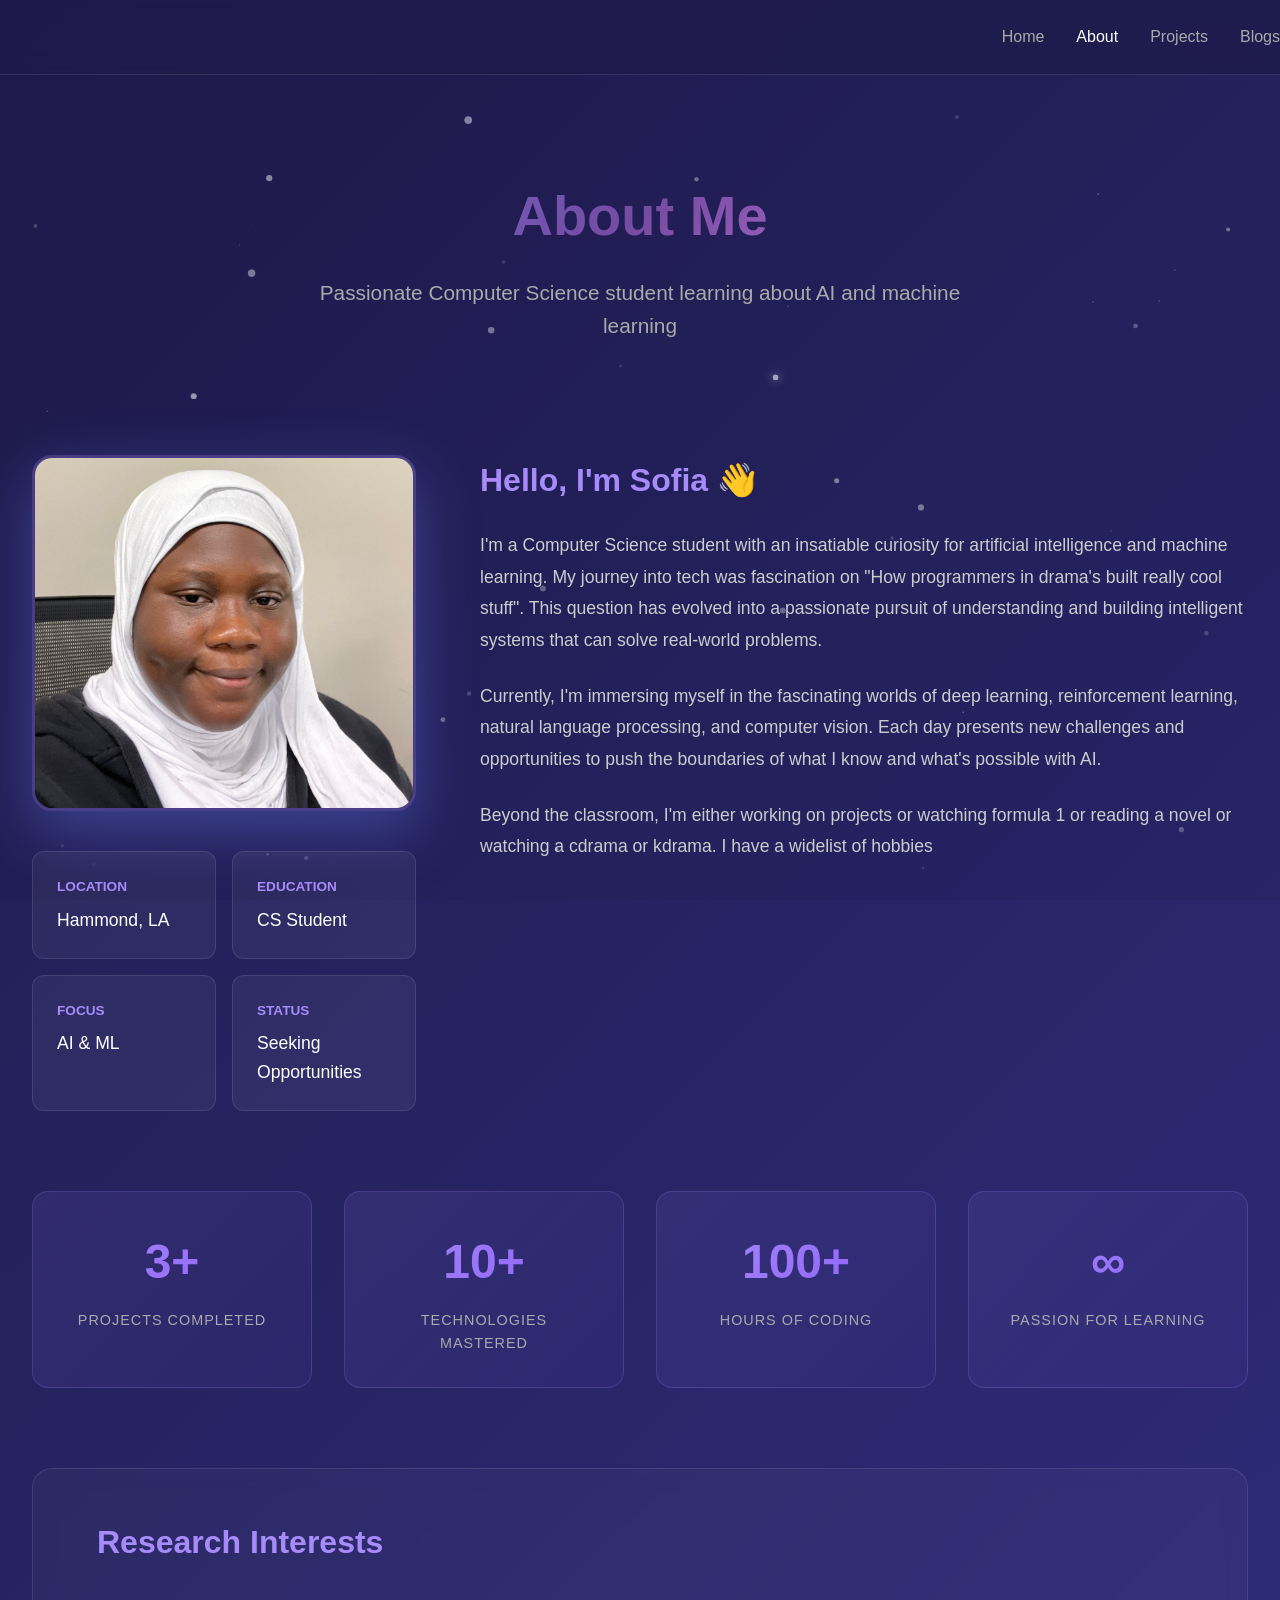
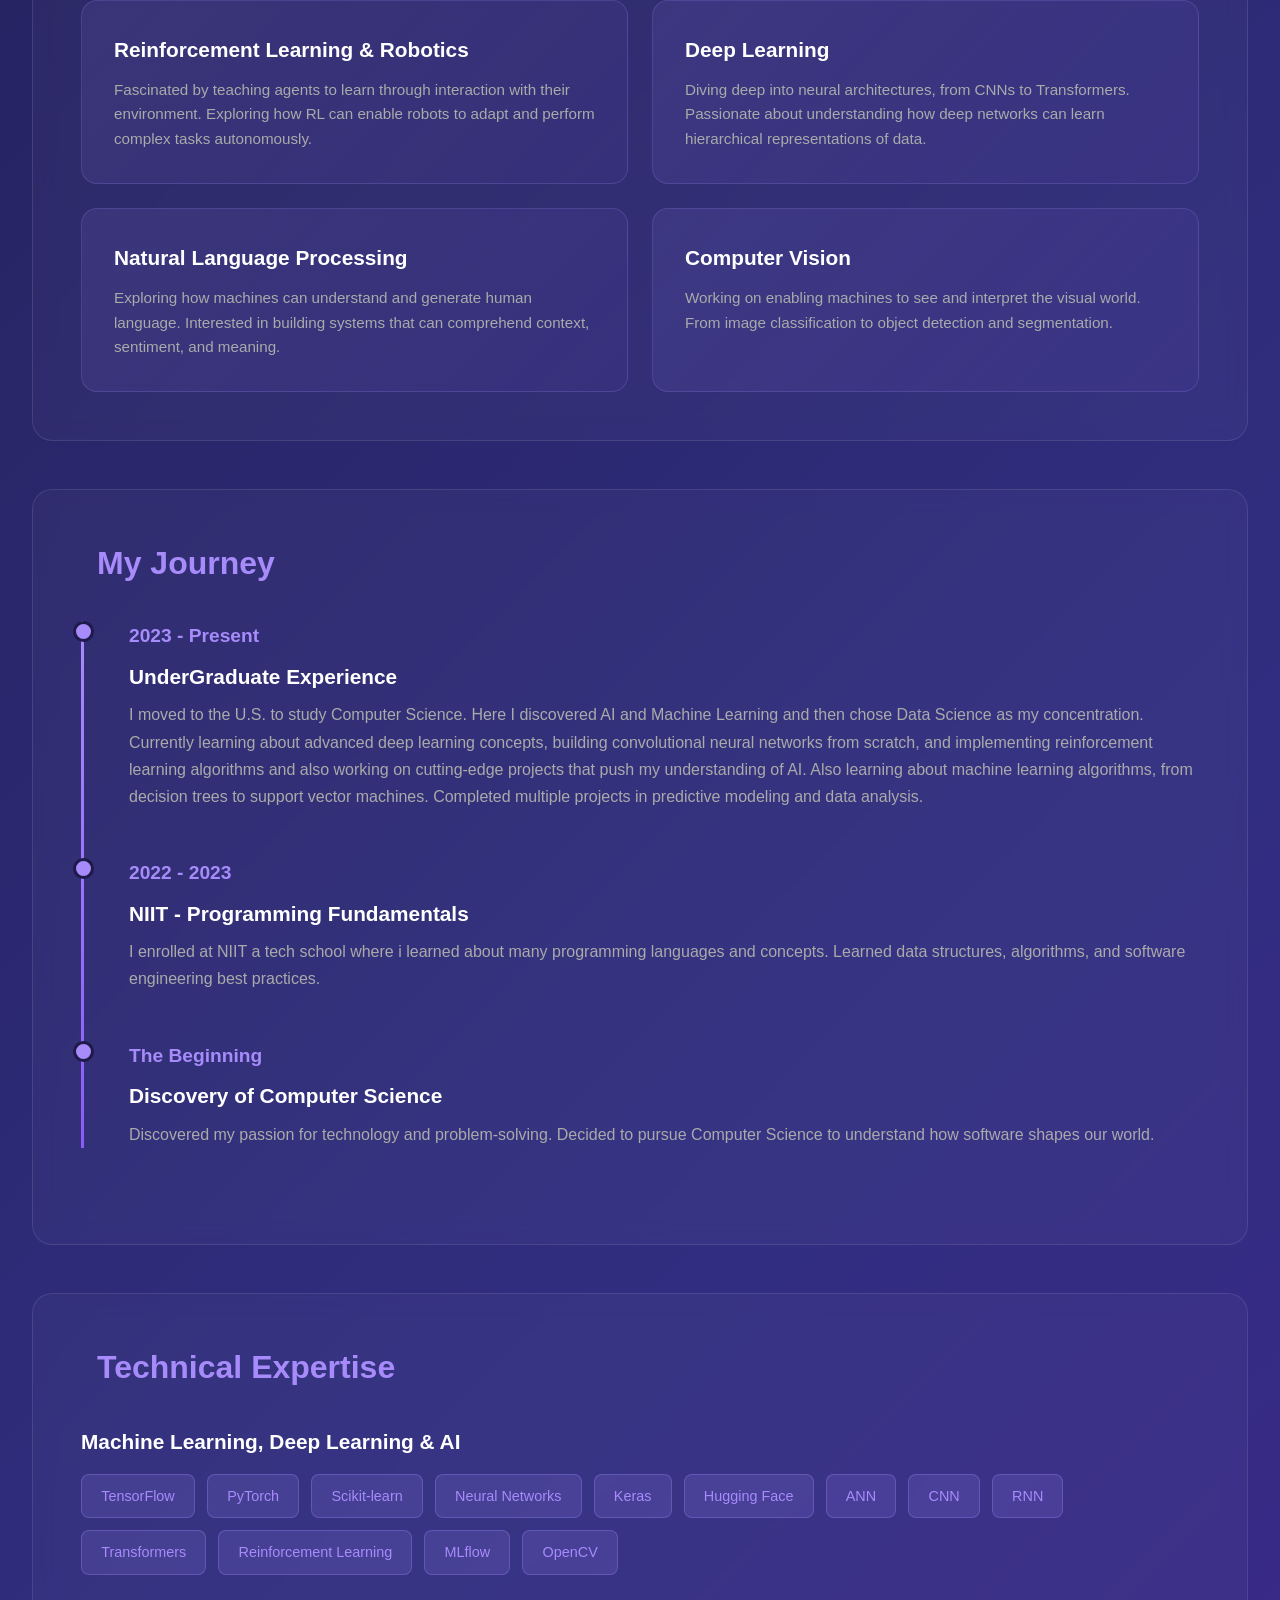
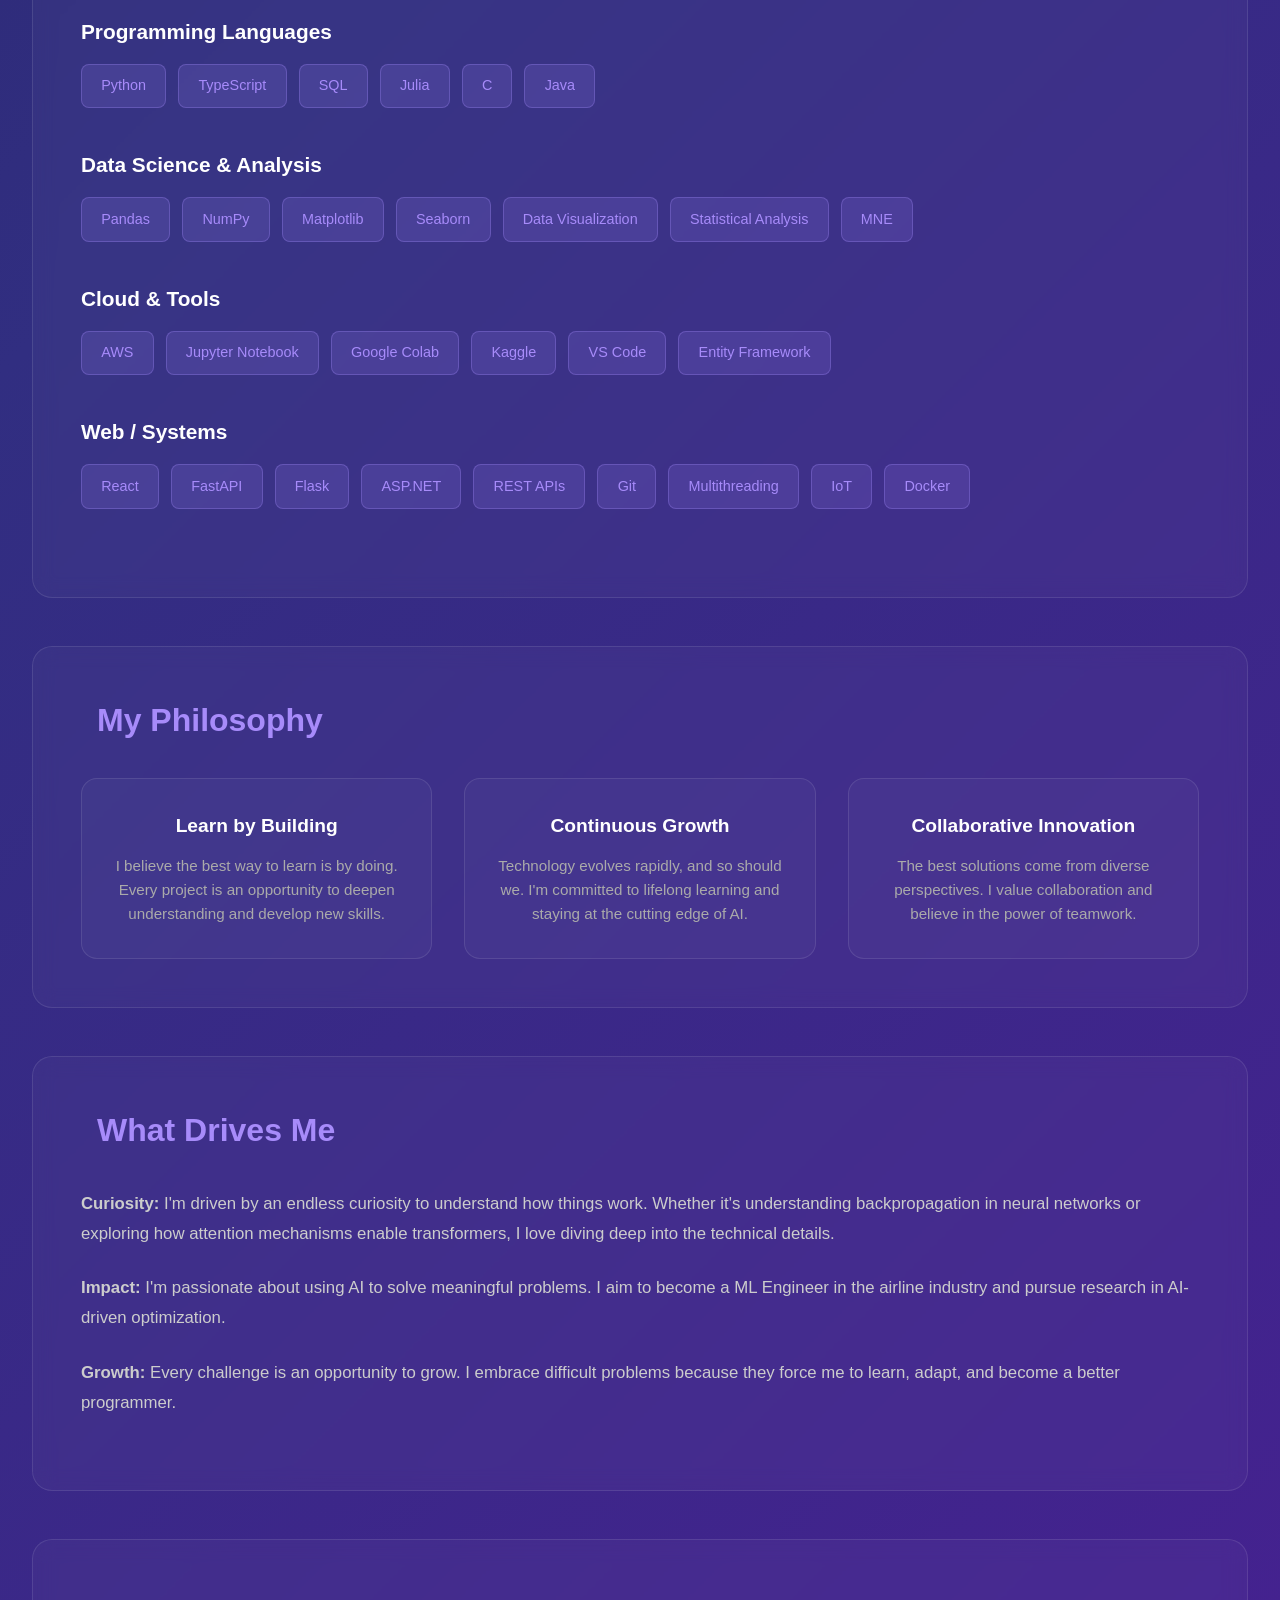
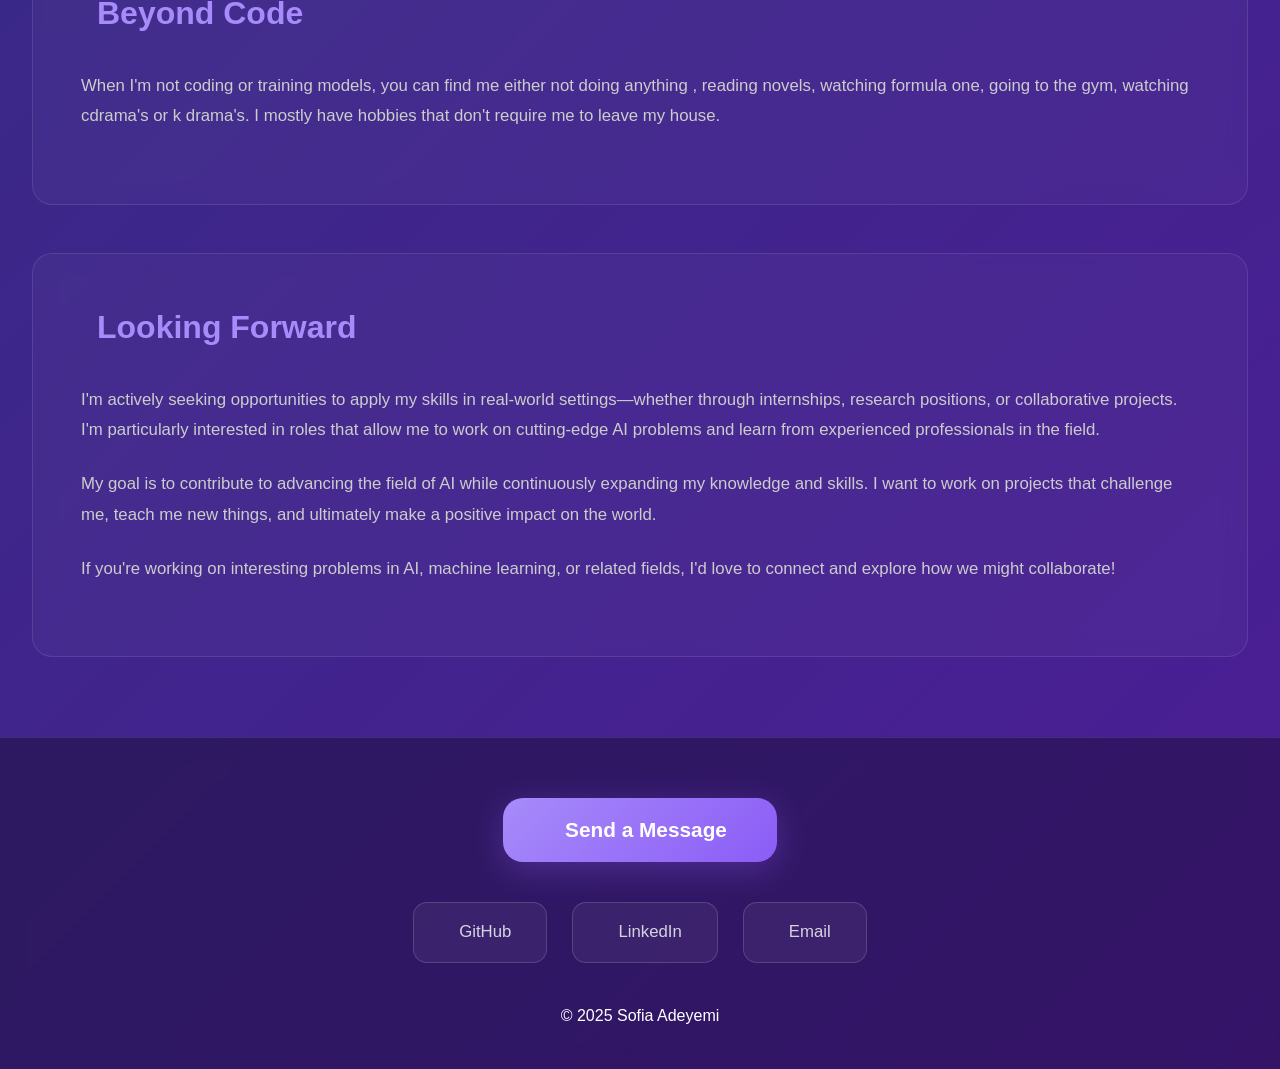
<file: about.html>
<!DOCTYPE html>
<html lang="en">
<head>
  <meta charset="UTF-8">
  <meta name="viewport" content="width=device-width, initial-scale=1.0">
  <title>About</title>
  <link rel="stylesheet" href="style.css">
</head>

<body>
    <canvas class="particles-bg" id="particlesCanvas"></canvas>
  <header class="site-header">
    <nav>
      <ul class="nav-menu">
        <li><a href="index.html" class="nav-btn">Home</a></li>
        <li><a href="about.html" class="nav-btn active">About</a></li>
        <li><a href="projects.html" class="nav-btn">Projects</a></li>
        <li><a href="blogs.html" class="nav-btn">Blogs</a></li>
      </ul>
    </nav>
  </header>

  <main>
    <div class="container">
        <!-- Hero Section -->
        <section class="about-hero">
            <h1 class="hero-title">About Me</h1>
            <p class="hero-subtitle">
                Passionate Computer Science student learning about AI and machine learning
            </p>
        </section>

        <!-- Profile Section -->
        <section class="profile-section">
            <div>
                <img src="images/picture.jpeg" alt="Sofia Adeyemi" class="profile-image-large">
                
                <div class="quick-facts">
                    <div class="fact-item">
                        <div class="fact-label">Location</div>
                        <div class="fact-value">Hammond, LA</div>
                    </div>
                    <div class="fact-item">
                        <div class="fact-label">Education</div>
                        <div class="fact-value">CS Student</div>
                    </div>
                    <div class="fact-item">
                        <div class="fact-label">Focus</div>
                        <div class="fact-value">AI & ML</div>
                    </div>
                    <div class="fact-item">
                        <div class="fact-label">Status</div>
                        <div class="fact-value">Seeking Opportunities</div>
                    </div>
                </div>
            </div>

            <div class="profile-details">
                <h2>Hello, I'm Sofia 👋</h2>
                <p>
                    I'm a Computer Science student with an insatiable curiosity for artificial intelligence and machine learning. My journey into tech was fascination on "How programmers in drama's built really cool stuff". This question has evolved into a passionate pursuit of understanding and building intelligent systems that can solve real-world problems.
                </p>
                <p>
                    Currently, I'm immersing myself in the fascinating worlds of deep learning, reinforcement learning, natural language processing, and computer vision. Each day presents new challenges and opportunities to push the boundaries of what I know and what's possible with AI.
                </p>
                <p>
                    Beyond the classroom, I'm either working on projects or watching formula 1 or reading a novel or watching a cdrama or kdrama. I have a widelist of hobbies </p>
            </div>
        </section>

        <!-- Stats Section -->
        <div class="stats-grid" style="margin-bottom: 5rem;">
            <div class="stat-card">
                <div class="stat-number">3+</div>
                <div class="stat-label">Projects Completed</div>
            </div>
            <div class="stat-card">
                <div class="stat-number">10+</div>
                <div class="stat-label">Technologies Mastered</div>
            </div>
            <div class="stat-card">
                <div class="stat-number">100+</div>
                <div class="stat-label">Hours of Coding</div>
            </div>
            <div class="stat-card">
                <div class="stat-number">∞</div>
                <div class="stat-label">Passion for Learning</div>
            </div>
        </div>

        <!-- Research Interests -->
        <section class="content-section">
            <h2 class="section-title">
                <i class="fas fa-lightbulb"></i>
                Research Interests
            </h2>
            <div class="interests-grid">
                <div class="interest-card">
                    <h3 class="interest-title">Reinforcement Learning & Robotics</h3>
                    <p class="interest-description">
                        Fascinated by teaching agents to learn through interaction with their environment. Exploring how RL can enable robots to adapt and perform complex tasks autonomously.
                    </p>
                </div>
                <div class="interest-card">
                    <h3 class="interest-title">Deep Learning</h3>
                    <p class="interest-description">
                        Diving deep into neural architectures, from CNNs to Transformers. Passionate about understanding how deep networks can learn hierarchical representations of data.
                    </p>
                </div>
                <div class="interest-card">
                    <h3 class="interest-title">Natural Language Processing</h3>
                    <p class="interest-description">
                        Exploring how machines can understand and generate human language. Interested in building systems that can comprehend context, sentiment, and meaning.
                    </p>
                </div>
                <div class="interest-card">
                    <h3 class="interest-title">Computer Vision</h3>
                    <p class="interest-description">
                        Working on enabling machines to see and interpret the visual world. From image classification to object detection and segmentation.
                    </p>
                </div>
            </div>
        </section>

        <!-- My Journey -->
        <section class="content-section">
            <h2 class="section-title">
                <i class="fas fa-route"></i>
                My Journey
            </h2>
            <div class="timeline">
                <div class="timeline-item">
                    <div class="timeline-year">2023 - Present</div>
                    <div class="timeline-title">UnderGraduate Experience</div>
                    <div class="timeline-description">
                      <p> I moved to the U.S. to study Computer Science. Here I discovered AI and Machine Learning and then chose Data Science as my concentration.  
                          Currently learning about advanced deep learning concepts, building convolutional neural networks from scratch, and implementing reinforcement learning algorithms and also working on cutting-edge projects that push my understanding of AI.
                          Also learning about  machine learning algorithms, from decision trees to support vector machines. Completed multiple projects in predictive modeling and data analysis.
                      </p>
                    </div>
                </div>
        
                <div class="timeline-item">
                    <div class="timeline-year">2022 - 2023</div>
                    <div class="timeline-title">NIIT - Programming Fundamentals</div>
                    <div class="timeline-description">
                        I enrolled at NIIT a tech school where i learned about many programming languages and concepts. Learned data structures, algorithms, and software engineering best practices.
                    </div>
                </div>
                <div class="timeline-item">
                    <div class="timeline-year">The Beginning</div>
                    <div class="timeline-title">Discovery of Computer Science</div>
                    <div class="timeline-description">
                        Discovered my passion for technology and problem-solving. Decided to pursue Computer Science to understand how software shapes our world.
                    </div>
                </div>
            </div>
        </section>

        <!-- Technical Expertise -->
        <section class="content-section">
            <h2 class="section-title">
                <i class="fas fa-code"></i>
                Technical Expertise
            </h2>
            
            <div class="skills-category">
                <h3 class="category-title">Machine Learning, Deep Learning & AI</h3>
                <div class="skills-list">
                    <span class="skill-badge">TensorFlow</span>
                    <span class="skill-badge">PyTorch</span>
                    <span class="skill-badge">Scikit-learn</span>
                    <span class="skill-badge">Neural Networks</span>
                    <span class="skill-badge">Keras</span>
                    <span class="skill-badge">Hugging Face</span>
                    <span class="skill-badge">ANN</span>
                    <span class="skill-badge">CNN</span>
                    <span class="skill-badge">RNN</span>
                    <span class="skill-badge">Transformers</span>
                    <span class="skill-badge">Reinforcement Learning</span>
                    <span class="skill-badge">MLflow</span>
                    <span class="skill-badge">OpenCV</span>
                </div>
            </div>

            <div class="skills-category">
                <h3 class="category-title">Programming Languages</h3>
                <div class="skills-list">
                    <span class="skill-badge">Python</span>
                    <span class="skill-badge">TypeScript</span>
                    <span class="skill-badge">SQL</span>
                    <span class="skill-badge">Julia</span>
                    <span class="skill-badge">C</span>
                    <span class="skill-badge">Java</span>
                </div>
            </div>

            <div class="skills-category">
                <h3 class="category-title">Data Science & Analysis</h3>
                <div class="skills-list">
                    <span class="skill-badge">Pandas</span>
                    <span class="skill-badge">NumPy</span>
                    <span class="skill-badge">Matplotlib</span>
                    <span class="skill-badge">Seaborn</span>
                    <span class="skill-badge">Data Visualization</span>
                    <span class="skill-badge">Statistical Analysis</span>
                    <span class="skill-badge">MNE</span>
                </div>
            </div>

            <div class="skills-category">
                <h3 class="category-title">Cloud & Tools</h3>
                <div class="skills-list">
                    <span class="skill-badge">AWS</span>
                    <span class="skill-badge">Jupyter Notebook</span>
                    <span class="skill-badge">Google Colab</span>
                    <span class="skill-badge">Kaggle</span>
                    <span class="skill-badge">VS Code</span>
                    <span class="skill-badge">Entity Framework</span>
                </div>
            </div>

            <div class="skills-category">
              <h3 class="category-title">Web / Systems</h3>
              <div class="skills-list">
                  <span class="skill-badge">React</span>
                  <span class="skill-badge">FastAPI</span>
                  <span class="skill-badge">Flask</span>
                  <span class="skill-badge">ASP.NET</span>
                  <span class="skill-badge">REST APIs</span>
                  <span class="skill-badge">Git</span>
                  <span class="skill-badge">Multithreading</span>
                  <span class="skill-badge">IoT</span>
                  <span class="skill-badge">Docker</span>
              </div>
          </div>
        </section>

        <!-- My Philosophy -->
        <section class="content-section">
            <h2 class="section-title">
                <i class="fas fa-heart"></i>
                My Philosophy
            </h2>
            <div class="philosophy-grid">
                <div class="philosophy-card">
                    <h3 class="philosophy-title">Learn by Building</h3>
                    <p class="philosophy-text">
                        I believe the best way to learn is by doing. Every project is an opportunity to deepen understanding and develop new skills.
                    </p>
                </div>
                <div class="philosophy-card">
                    <h3 class="philosophy-title">Continuous Growth</h3>
                    <p class="philosophy-text">
                        Technology evolves rapidly, and so should we. I'm committed to lifelong learning and staying at the cutting edge of AI.
                    </p>
                </div>
                <div class="philosophy-card">
                    <h3 class="philosophy-title">Collaborative Innovation</h3>
                    <p class="philosophy-text">
                        The best solutions come from diverse perspectives. I value collaboration and believe in the power of teamwork.
                    </p>
                </div>
            </div>
        </section>

        <!-- What Drives Me -->
        <section class="content-section">
            <h2 class="section-title">
                <i class="fas fa-rocket"></i>
                What Drives Me
            </h2>
            <div class="section-content">
                <p>
                    <strong>Curiosity:</strong> I'm driven by an endless curiosity to understand how things work. Whether it's understanding backpropagation in neural networks or exploring how attention mechanisms enable transformers, I love diving deep into the technical details.
                </p>
                <p>
                    <strong>Impact:</strong> I'm passionate about using AI to solve meaningful problems. I aim to become a ML Engineer in the airline industry and pursue research in AI-driven optimization.
                </p>
                <p>
                    <strong>Growth:</strong> Every challenge is an opportunity to grow. I embrace difficult problems because they force me to learn, adapt, and become a better programmer.
                </p>
            </div>
        </section>

        <!-- Beyond Code -->
        <section class="content-section">
            <h2 class="section-title">
                <i class="fas fa-star"></i>
                Beyond Code
            </h2>
            <div class="section-content">
                <p>
                    When I'm not coding or training models, you can find me either not doing anything , reading novels, watching formula one, going to the gym, watching cdrama's or k drama's. I mostly have hobbies that don't require me to leave my house.
                </p>
              
            </div>
        </section>

        <!-- Looking Forward -->
        <section class="content-section" style="margin-bottom: 5rem;">
            <h2 class="section-title">
                <i class="fas fa-compass"></i>
                Looking Forward
            </h2>
            <div class="section-content">
                <p>
                    I'm actively seeking opportunities to apply my skills in real-world settings—whether through internships, research positions, or collaborative projects. I'm particularly interested in roles that allow me to work on cutting-edge AI problems and learn from experienced professionals in the field.
                </p>
                <p>
                    My goal is to contribute to advancing the field of AI while continuously expanding my knowledge and skills. I want to work on projects that challenge me, teach me new things, and ultimately make a positive impact on the world.
                </p>
                <p>
                    If you're working on interesting problems in AI, machine learning, or related fields, I'd love to connect and explore how we might collaborate!
                </p>
            </div>
        </section>


    </div>
  </main>

    
  <footer>
    <div class="footer-container">
      <button class="send-message-btn" onclick="openContactForm()">
          <i class="fas fa-paper-plane"></i>
          <span>Send a Message</span>
       </button>

        <div class="social-links">
          <a href="https://github.com/sofiaade" class = "social-btn" target="_blank">
            <i class="fab fa-github"></i>
            <span> GitHub </span>
          </a>

          <a href="https://www.linkedin.com/in/sofiat-adeyemi-9b7464219/" class = "social-btn"  target="_blank">
            <i class="fab fa-linkedin"></i>
            <span> LinkedIn </span>
          </a>

          <a href="mailto:sofiatadeyemi78@gmail.com" class = "social-btn" >
            <i class="fas fa-envelope"></i>
            <span> Email </span>
          </a>
        </div>

      <div class="container">
          <p>&copy; 2025 Sofia Adeyemi</p>
      </div>
  </div>
</footer>

<!-- Contact Form Modal -->
<div class="modal-overlay" id="contactModal" onclick="closeModalOnOutsideClick(event)">
<div class="modal-content" onclick="event.stopPropagation()">
  <div class="modal-header">
      <h2 class="modal-title">Get in Touch</h2>
      <button class="close-btn" onclick="closeContactForm()">
          <i class="fas fa-times"></i>
      </button>
  </div>

  <form id="contactForm" action="https://formspree.io/f/mldadgae" method="POST">
      <div class="form-group">
          <label class="form-label">Name</label>
          <input 
              type="text" 
              class="form-input" 
              name="name"
              placeholder="Enter your name" 
              required
          >
      </div>

      <div class="form-group">
          <label class="form-label">Email</label>
          <input 
              type="email" 
              class="form-input" 
              name="email"
              placeholder="Enter your email" 
              required
          >
      </div>

      <div class="form-group">
          <label class="form-label">Message</label>
          <textarea 
              class="form-textarea" 
              name="message"
              placeholder="Write your message here" 
              required
          ></textarea>
      </div>

      <button type="submit" class="submit-btn" id="submitBtn">
          <span>Send Message</span>
          <i class="fas fa-paper-plane"></i>
      </button>

      <div class="success-message" id="successMessage">
          ✓ Message sent successfully!
      </div>
  </form>
</div>
</div>

<script>
function openContactForm() {
  document.getElementById('contactModal').classList.add('active');
  document.body.style.overflow = 'hidden';
}

function closeContactForm() {
  document.getElementById('contactModal').classList.remove('active');
  document.body.style.overflow = '';
  document.getElementById('contactForm').reset();
  document.getElementById('successMessage').classList.remove('show');
}

function closeModalOnOutsideClick(event) {
  if (event.target.id === 'contactModal') {
      closeContactForm();
  }
}

// Handle form submission with Formspree
const form = document.getElementById('contactForm');
const submitBtn = document.getElementById('submitBtn');
const successMessage = document.getElementById('successMessage');

form.addEventListener('submit', async function(e) {
  e.preventDefault();
  
  // Disable submit button
  submitBtn.disabled = true;
  submitBtn.innerHTML = '<span>Sending...</span>';

  try {
      const response = await fetch(form.action, {
          method: 'POST',
          body: new FormData(form),
          headers: {
              'Accept': 'application/json'
          }
      });

      if (response.ok) {
          // Show success message
          successMessage.classList.add('show');
          form.reset();
          
          // Close modal after 2 seconds
          setTimeout(() => {
              closeContactForm();
          }, 2000);
      } else {
          alert('Oops! There was a problem sending your message. Please try again.');
      }
  } catch (error) {
      alert('Oops! There was a problem sending your message. Please try again.');
  } finally {
      // Re-enable submit button
      submitBtn.disabled = false;
      submitBtn.innerHTML = '<span>Send Message</span><i class="fas fa-paper-plane"></i>';
  }
});

// Close modal with Escape key
document.addEventListener('keydown', function(event) {
  if (event.key === 'Escape') {
      closeContactForm();
  }
});
</script>

<script>
  // Star field animation
  const canvas = document.getElementById('particlesCanvas');
  const ctx = canvas.getContext('2d');
  
  canvas.width = window.innerWidth;
  canvas.height = window.innerHeight;

  const stars = [];
  const starCount = 200;
  
  class Star {
      constructor() {
          this.x = Math.random() * canvas.width;
          this.y = Math.random() * canvas.height;
          this.z = Math.random() * canvas.width;
          this.radius = Math.random() * 1.5 + 0.5;
          this.speed = Math.random() * 0.5 + 0.2;
      }
      
      update() {
          this.z -= this.speed;
          if (this.z <= 0) {
              this.z = canvas.width;
              this.x = Math.random() * canvas.width;
              this.y = Math.random() * canvas.height;
          }
      }
      
      draw() {
          const x = (this.x - canvas.width / 2) * (canvas.width / this.z);
          const y = (this.y - canvas.height / 2) * (canvas.width / this.z);
          const s = this.radius * (canvas.width / this.z);
          
          const screenX = x + canvas.width / 2;
          const screenY = y + canvas.height / 2;
          
          if (screenX < 0 || screenX > canvas.width || screenY < 0 || screenY > canvas.height) {
              return;
          }
          
          const opacity = 1 - this.z / canvas.width;
          
          ctx.beginPath();
          ctx.arc(screenX, screenY, s, 0, Math.PI * 2);
          ctx.fillStyle = `rgba(255, 255, 255, ${opacity})`;
          ctx.fill();
          
          if (opacity > 0.7) {
              ctx.shadowBlur = 10;
              ctx.shadowColor = 'rgba(255, 255, 255, 0.8)';
              ctx.fill();
              ctx.shadowBlur = 0;
          }
      }
  }
  
  for (let i = 0; i < starCount; i++) {
      stars.push(new Star());
  }
  
  function animate() {
      ctx.fillStyle = 'rgba(30, 27, 75, 0.1)';
      ctx.fillRect(0, 0, canvas.width, canvas.height);
      
      stars.forEach(star => {
          star.update();
          star.draw();
      });
      
      requestAnimationFrame(animate);
  }
  
  animate();
  
  window.addEventListener('resize', () => {
      canvas.width = window.innerWidth;
      canvas.height = window.innerHeight;
  });

  // Dynamic greeting based on time
  const greetings = ['Hello', 'Hi', 'Hey', 'Greetings', 'Welcome'];
  const hour = new Date().getHours();
  let greeting = 'Hello';
  
  if (hour < 12) greeting = 'Good morning';
  else if (hour < 18) greeting = 'Good afternoon';
  else greeting = 'Good evening';
  
  document.getElementById('hello-message').textContent = greeting;

  // Smooth scroll
  document.querySelectorAll('a[href^="#"]').forEach(anchor => {
      anchor.addEventListener('click', function (e) {
          e.preventDefault();
          const target = document.querySelector(this.getAttribute('href'));
          if (target) {
              target.scrollIntoView({ behavior: 'smooth' });
          }
      });
  });

  // Active nav link on scroll
  window.addEventListener('scroll', () => {
      const sections = document.querySelectorAll('section, .homepage-container');
      const navLinks = document.querySelectorAll('.nav-btn');
      
      let current = '';
      sections.forEach(section => {
          const sectionTop = section.offsetTop;
          if (pageYOffset >= sectionTop - 200) {
              current = section.getAttribute('id');
          }
      });
      
      navLinks.forEach(link => {
          link.classList.remove('active');
          if (link.getAttribute('href') === '#' + current) {
              link.classList.add('active');
          }
      });
  });


</script>
</body>
</html>
</file>
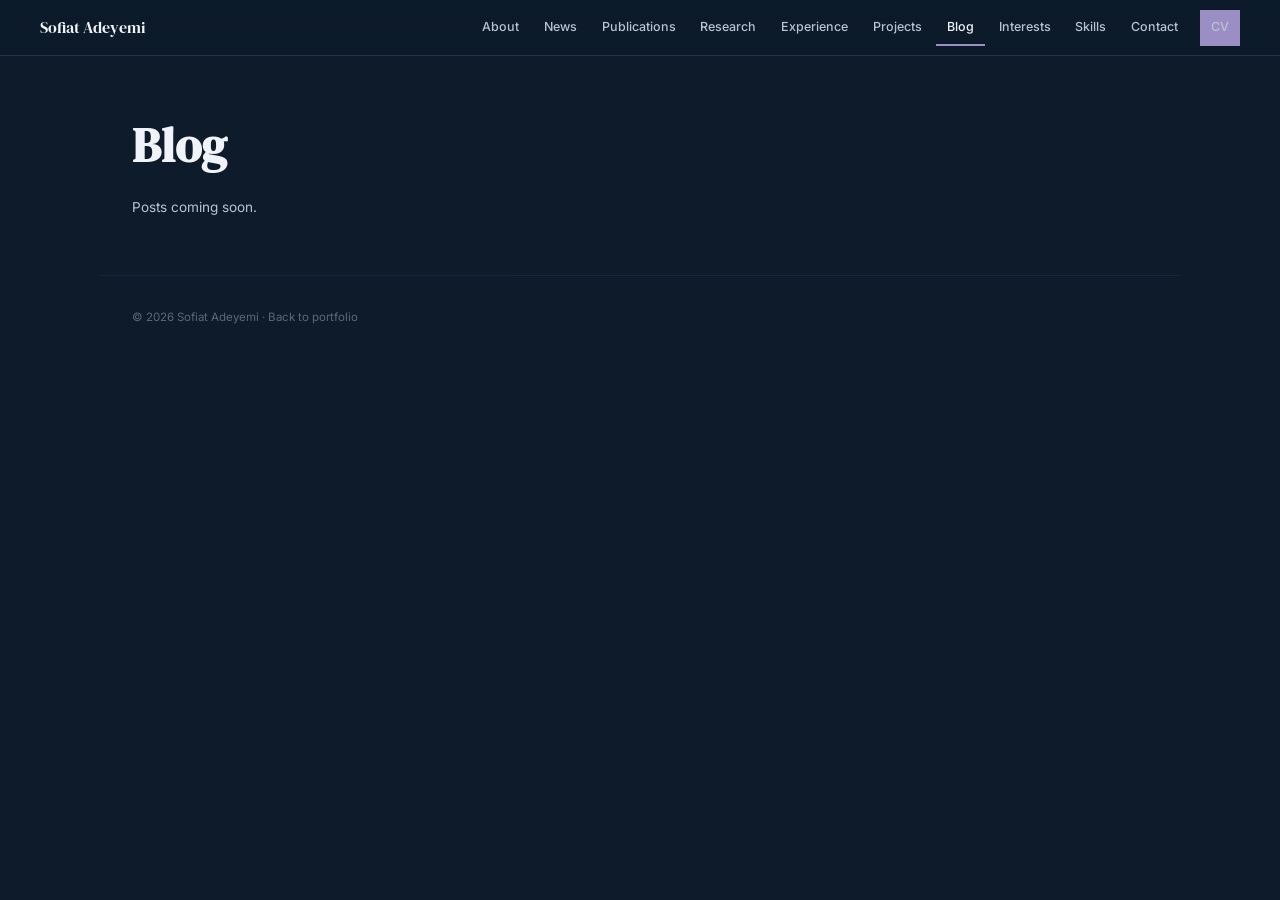
<file: blog.html>
<!DOCTYPE html>
<html lang="en">
<head>
  <meta charset="UTF-8" />
  <meta name="viewport" content="width=device-width, initial-scale=1.0, viewport-fit=cover" />
  <title>Sofiat Adeyemi</title>
  <meta name="description" content="Blog by Sofiat Adeyemi — notes on language model reasoning, post-training, and computer vision research." />
  <link rel="preconnect" href="https://fonts.googleapis.com" />
  <link rel="preconnect" href="https://fonts.gstatic.com" crossorigin />
  <link href="https://fonts.googleapis.com/css2?family=DM+Serif+Display:ital@0;1&family=Inter:wght@300;400;500;600&display=swap" rel="stylesheet" />
  <style>
    :root {
      --navy: #0D1B2A;
      --navy-mid: #162033;
      --navy-light: #1E2D42;
      --lavender: #9B8EC4;
      --lavender-light: #BEB3DE;
      --warm: #C8B89A;
      --white: #F0F4F8;
      --white-dim: #B8C5D0;
      --rule: rgba(155,142,196,0.2);
      --font-serif: 'DM Serif Display', Georgia, serif;
      --font-sans: 'Inter', system-ui, sans-serif;
    }
    *, *::before, *::after { box-sizing: border-box; margin: 0; padding: 0; }
    html { scroll-behavior: smooth; scroll-padding-top: 64px; }
    body { background: var(--navy); color: var(--white); font-family: var(--font-sans); font-size: 16px; line-height: 1.7; min-height: 100vh; }
    a { color: var(--lavender); text-decoration: none; transition: color 0.2s; }
    a:hover { color: var(--lavender-light); }

    /* ══ TOP NAV ══════════════════════════════════════════════ */
    .topnav {
      position: sticky; top: 0; z-index: 100;
      background: rgba(13,27,42,0.92);
      backdrop-filter: blur(12px);
      border-bottom: 1px solid var(--rule);
      display: flex; align-items: center; justify-content: space-between;
      padding: 0 2.5rem; height: 56px;
      max-width: 100%;
    }
    .topnav-name {
      font-family: var(--font-serif);
      font-size: 1rem; color: var(--white); white-space: nowrap;
    }
    .topnav-links { display: flex; gap: 0.15rem; align-items: center; }
    .topnav-links a {
      font-size: 0.78rem; font-weight: 500; color: var(--white-dim);
      padding: 0.4rem 0.7rem; border-bottom: 2px solid transparent;
      transition: color 0.2s, border-color 0.2s;
    }
    .topnav-links a:hover, .topnav-links a.active { color: var(--white); border-bottom-color: var(--lavender); }
    .topnav-cv {
      font-size: 0.75rem; font-weight: 600; color: var(--navy);
      background: var(--lavender); padding: 0.35rem 0.9rem;
      margin-left: 0.5rem; transition: background 0.2s;
    }
    .topnav-cv:hover { background: var(--lavender-light); color: var(--navy); }
    .nav-mobile-toggle { display: none; background: none; border: none; color: var(--white-dim); cursor: pointer; font-size: 1.2rem; padding: 0.4rem; }
    .nav-mobile-menu { display: none; flex-direction: column; background: var(--navy-mid); border-bottom: 1px solid var(--rule); padding: 0.5rem 1.5rem 1rem; }
    .nav-mobile-menu a { font-size: 0.85rem; color: var(--white-dim); padding: 0.5rem 0; border-bottom: 1px solid var(--rule); font-weight: 500; }
    .nav-mobile-menu a:last-child { border-bottom: none; }
    .nav-mobile-menu.open { display: flex; }

    /* ══ PAGE WRAPPER ══════════════════════════════════════════ */
    .page { max-width: 1080px; margin: 0 auto; padding: 0 2rem; }

    /* ══ HERO / ABOUT — two column ══════════════════════════════ */
    #about { padding: 4rem 0 3.5rem; display: grid; grid-template-columns: 200px 1fr; gap: 3.5rem; align-items: start; }
    .about-photo-col { display: flex; flex-direction: column; align-items: center; gap: 1rem; }
    .about-photo { width: 180px; height: 220px; object-fit: cover; object-position: center top; filter: grayscale(10%); display: block; }
    .about-icon-links { display: flex; gap: 0.7rem; flex-wrap: wrap; justify-content: center; }
    .icon-link {
      display: flex; align-items: center; justify-content: center;
      width: 32px; height: 32px; border: 1px solid var(--rule);
      color: var(--white-dim); font-size: 0.75rem; font-weight: 700;
      transition: border-color 0.2s, color 0.2s;
    }
    .icon-link:hover { border-color: var(--lavender); color: var(--lavender); }
    .icon-link svg { width: 15px; height: 15px; fill: currentColor; }
    .about-content {}
    .about-name { font-family: var(--font-serif); font-size: clamp(2rem, 4vw, 3rem); line-height: 1.05; color: var(--white); margin-bottom: 0.3rem; }
    .about-name em { font-style: italic; color: var(--lavender); }
    .about-tagline { font-size: 0.82rem; color: var(--lavender); font-weight: 500; margin-bottom: 0.2rem; letter-spacing: 0.02em; }
    .about-inst { font-size: 0.78rem; color: var(--white-dim); margin-bottom: 1.5rem; }
    .about-inst a { color: var(--white-dim); }
    .about-inst a:hover { color: var(--lavender-light); }
    .about-body p { font-size: 0.91rem; color: var(--white-dim); line-height: 1.82; margin-bottom: 0.95rem; }
    .about-body p:last-child { margin-bottom: 0; }
    .about-body strong { color: var(--white); font-weight: 500; }
    .about-actions { display: flex; gap: 0.75rem; flex-wrap: wrap; margin-top: 1.5rem; }
    .btn-primary { display: inline-block; background: var(--lavender); color: var(--navy); font-size: 0.78rem; font-weight: 600; padding: 0.55rem 1.3rem; transition: background 0.2s; }
    .btn-primary:hover { background: var(--lavender-light); color: var(--navy); }
    .btn-secondary { display: inline-block; border: 1px solid var(--rule); color: var(--white-dim); font-size: 0.78rem; font-weight: 500; padding: 0.55rem 1.3rem; transition: border-color 0.2s, color 0.2s; }
    .btn-secondary:hover { border-color: var(--lavender); color: var(--white); }

    /* ══ SECTION SHELL ═════════════════════════════════════════ */
    .section { padding: 3.5rem 0; border-top: 1px solid var(--rule); scroll-margin-top: 64px; }
    .section-label {
      font-size: 0.67rem; font-weight: 600; color: var(--lavender);
      letter-spacing: 0.1em; text-transform: uppercase;
      margin-bottom: 1.6rem; display: flex; align-items: center; gap: 0.75rem;
    }
    .section-label::after { content: ''; flex: 1; height: 1px; background: var(--rule); }

    /* ══ NEWS ══════════════════════════════════════════════════ */
    .news-list { display: flex; flex-direction: column; gap: 0; }
    .news-item { display: grid; grid-template-columns: 80px 1fr; gap: 1.2rem; padding: 0.75rem 0; border-bottom: 1px solid var(--rule); align-items: baseline; }
    .news-item:first-child { border-top: 1px solid var(--rule); }
    .news-date { font-size: 0.72rem; color: var(--lavender); font-weight: 600; white-space: nowrap; font-variant-numeric: tabular-nums; }
    .news-text { font-size: 0.85rem; color: var(--white-dim); line-height: 1.65; }
    .news-text strong { color: var(--white); font-weight: 500; }
    .news-text a { color: var(--lavender); }

    /* ══ PUBLICATIONS ═══════════════════════════════════════════ */
    .pub-item { padding: 1.6rem 0; border-bottom: 1px solid var(--rule); }
    .pub-item:first-of-type { border-top: 1px solid var(--rule); }
    .pub-venue-row { display: flex; align-items: center; gap: 0.6rem; flex-wrap: wrap; margin-bottom: 0.45rem; }
    .pub-venue { font-size: 0.68rem; font-weight: 600; color: var(--lavender); text-transform: uppercase; letter-spacing: 0.07em; }
    .pub-title { font-family: var(--font-serif); font-size: 1.03rem; color: var(--white); line-height: 1.3; margin-bottom: 0.35rem; }
    .pub-authors { font-size: 0.78rem; color: var(--white-dim); font-style: italic; margin-bottom: 0.35rem; }
    .pub-authors strong { color: var(--lavender-light); font-style: normal; font-weight: 600; }
    .pub-desc { font-size: 0.82rem; color: var(--white-dim); line-height: 1.72; max-width: 72ch; margin-bottom: 0.9rem; }
    .pub-desc strong { color: var(--white); font-weight: 600; }
    .pub-desc em { color: var(--warm); font-style: normal; }
    .pub-links { display: flex; gap: 0.6rem; flex-wrap: wrap; margin-bottom: 0.9rem; }
    .pub-link {
      font-size: 0.71rem; font-weight: 600; color: var(--white-dim);
      border: 1px solid var(--rule); padding: 0.2rem 0.6rem;
      transition: border-color 0.2s, color 0.2s;
    }
    .pub-link:hover { border-color: var(--lavender); color: var(--lavender); }
    .findings-grid { display: grid; grid-template-columns: repeat(4,1fr); gap: 1px; background: var(--rule); border: 1px solid var(--rule); margin-bottom: 1rem; }
    .finding { background: var(--navy); padding: 0.9rem 1rem; }
    .finding-val { font-family: var(--font-serif); font-size: 1.35rem; color: var(--lavender); line-height: 1.1; margin-bottom: 0.2rem; }
    .finding-label { font-size: 0.67rem; color: var(--white-dim); line-height: 1.5; }

    /* ══ EXPERIENCE ════════════════════════════════════════════ */
    .exp-item { padding: 1.6rem 0; border-bottom: 1px solid var(--rule); }
    .exp-item:first-of-type { border-top: 1px solid var(--rule); }
    .exp-header { display: flex; justify-content: space-between; align-items: flex-start; gap: 1.5rem; margin-bottom: 0.8rem; flex-wrap: wrap; }
    .exp-title { font-size: 0.95rem; font-weight: 600; color: var(--white); margin-bottom: 0.18rem; }
    .exp-org { font-size: 0.8rem; color: var(--lavender); font-weight: 500; }
    .exp-meta { text-align: right; flex-shrink: 0; }
    .exp-date { font-size: 0.76rem; color: var(--white-dim); font-weight: 500; margin-bottom: 0.12rem; }
    .exp-advisor { font-size: 0.72rem; color: var(--white-dim); font-style: italic; }
    .exp-desc { font-size: 0.83rem; color: var(--white-dim); line-height: 1.77; max-width: 70ch; margin-bottom: 0.85rem; }

    /* ══ RESEARCH ══════════════════════════════════════════════ */
    .research-item { padding: 2rem 0; border-bottom: 1px solid var(--rule); }
    .research-item:first-of-type { border-top: 1px solid var(--rule); }
    .research-header { display: flex; justify-content: space-between; align-items: flex-start; gap: 1rem; margin-bottom: 0.5rem; flex-wrap: wrap; }
    .research-venue-row { display: flex; align-items: center; gap: 0.6rem; flex-wrap: wrap; }
    .research-venue { font-size: 0.68rem; font-weight: 600; color: var(--lavender); text-transform: uppercase; letter-spacing: 0.07em; }
    .research-title { font-family: var(--font-serif); font-size: 1.06rem; color: var(--white); line-height: 1.3; margin-bottom: 0.4rem; }
    .research-authors { font-size: 0.77rem; color: var(--white-dim); font-style: italic; margin-bottom: 1rem; }
    .research-body p { font-size: 0.83rem; color: var(--white-dim); line-height: 1.78; max-width: 72ch; margin-bottom: 0.75rem; }
    .research-body strong { color: var(--white); font-weight: 600; }
    .research-body em { color: var(--warm); font-style: normal; }
    .project-link { font-size: 0.77rem; font-weight: 600; color: var(--lavender); white-space: nowrap; }

    /* ══ TAGS ══════════════════════════════════════════════════ */
    .tag-row { display: flex; flex-wrap: wrap; gap: 0.4rem; margin-top: 0.5rem; }
    .stack-tag { font-size: 0.67rem; color: var(--white-dim); border: 1px solid var(--rule); padding: 0.13rem 0.5rem; }
    .tag { font-size: 0.65rem; font-weight: 600; letter-spacing: 0.04em; text-transform: uppercase; padding: 0.13rem 0.5rem; }
    .tag-active { background: rgba(155,142,196,0.13); color: var(--lavender); }
    .tag-warm { background: rgba(200,184,154,0.12); color: var(--warm); }
    .tag-done { background: rgba(176,196,222,0.07); color: var(--white-dim); }

    /* ══ PROJECTS ══════════════════════════════════════════════ */
    .project { padding: 1.6rem 0; border-bottom: 1px solid var(--rule); display: grid; grid-template-columns: 1fr auto; gap: 1.5rem; align-items: start; }
    .project:first-of-type { border-top: 1px solid var(--rule); }
    .project-meta { font-size: 0.71rem; color: var(--lavender); font-weight: 500; margin-bottom: 0.4rem; display: flex; gap: 0.6rem; align-items: center; flex-wrap: wrap; }
    .project-title { font-family: var(--font-serif); font-size: 1.02rem; color: var(--white); margin-bottom: 0.5rem; line-height: 1.3; }
    .project-desc { font-size: 0.83rem; color: var(--white-dim); line-height: 1.74; max-width: 65ch; margin-bottom: 0.8rem; }

    /* ══ INTERESTS ═════════════════════════════════════════════ */
    .interests-grid { display: grid; grid-template-columns: 1fr 1fr; gap: 1px; background: var(--rule); border: 1px solid var(--rule); }
    .interest-item { background: var(--navy); padding: 1.3rem 1.5rem; }
    .interest-title { font-size: 0.87rem; font-weight: 600; color: var(--white); margin-bottom: 0.35rem; }
    .interest-desc { font-size: 0.78rem; color: var(--white-dim); line-height: 1.65; }
    .interests-extended { margin-top: 1.4rem; }
    .interests-extended-label { font-size: 0.7rem; font-weight: 600; color: var(--white-dim); text-transform: uppercase; letter-spacing: 0.06em; margin-bottom: 0.65rem; }
    .interests-tags { display: flex; flex-wrap: wrap; gap: 0.42rem; }
    .interest-tag { font-size: 0.74rem; color: var(--white-dim); border: 1px solid var(--rule); padding: 0.18rem 0.6rem; }
    .interests-grid.three { grid-template-columns: repeat(3, 1fr); }
    .interest-list { list-style: none; margin-top: 0.5rem; }
    .interest-list li { font-size: 0.8rem; color: var(--white-dim); line-height: 1.6; padding: 0.3rem 0 0.3rem 0.9rem; position: relative; border-top: 1px solid var(--rule); }
    .interest-list li:first-child { border-top: none; }
    .interest-list li::before { content: ''; position: absolute; left: 0; top: 0.85rem; width: 4px; height: 4px; background: var(--lavender); }

    /* ══ SKILLS ════════════════════════════════════════════════ */
    .skills-grid { display: grid; grid-template-columns: repeat(3,1fr); gap: 2rem; }
    .skill-group-title { font-size: 0.7rem; font-weight: 600; color: var(--lavender); letter-spacing: 0.06em; text-transform: uppercase; margin-bottom: 0.85rem; padding-bottom: 0.4rem; border-bottom: 1px solid var(--rule); }
    .skill-list { list-style: none; display: flex; flex-direction: column; gap: 0.38rem; }
    .skill-list li { font-size: 0.8rem; color: var(--white-dim); display: flex; align-items: center; gap: 0.5rem; }
    .skill-list li::before { content: ''; width: 4px; height: 4px; background: var(--lavender); flex-shrink: 0; }

    /* ══ CONTACT ═══════════════════════════════════════════════ */
    .contact-inner { max-width: 52ch; }
    .contact-inner p { font-size: 0.91rem; color: var(--white-dim); margin-bottom: 2rem; line-height: 1.78; }
    .contact-list { list-style: none; display: flex; flex-direction: column; gap: 0.75rem; }
    .contact-list li { font-size: 0.83rem; color: var(--white-dim); display: flex; align-items: center; gap: 0.75rem; }
    .contact-list a { color: var(--white); font-weight: 500; }
    .contact-label { font-size: 0.67rem; font-weight: 600; color: var(--lavender); text-transform: uppercase; letter-spacing: 0.06em; width: 62px; flex-shrink: 0; }

    /* ══ BLOG ══════════════════════════════════════════════════ */
    .blog-item { display: grid; grid-template-columns: 90px 1fr; gap: 1.2rem; padding: 1.1rem 0; border-bottom: 1px solid var(--rule); align-items: baseline; }
    .blog-item:first-child { border-top: 1px solid var(--rule); }
    .blog-date { font-size: 0.72rem; color: var(--lavender); font-weight: 600; white-space: nowrap; font-variant-numeric: tabular-nums; }
    .blog-title { font-family: var(--font-serif); font-size: 1.03rem; line-height: 1.3; margin-bottom: 0.3rem; }
    .blog-title a { color: var(--white); }
    .blog-title a:hover { color: var(--lavender-light); }
    .blog-desc { font-size: 0.82rem; color: var(--white-dim); line-height: 1.7; max-width: 72ch; margin-bottom: 0.5rem; }
    .blog-empty { font-size: 0.85rem; color: var(--white-dim); }

    /* ══ FOOTER ════════════════════════════════════════════════ */
    footer { border-top: 1px solid var(--rule); padding: 2rem; max-width: 1080px; margin: 0 auto; font-size: 0.72rem; color: var(--white-dim); opacity: 0.45; }

    /* ══ MOBILE ════════════════════════════════════════════════ */
    @media (max-width: 760px) {
      .topnav-links { display: none; }
      .nav-mobile-toggle { display: block; }
      #about { grid-template-columns: 1fr; padding: 2.5rem 0 2rem; }
      .about-photo-col { flex-direction: row; justify-content: flex-start; align-items: flex-end; gap: 1.5rem; }
      .about-photo { width: 100px; height: 125px; }
      .interests-grid { grid-template-columns: 1fr; }
      .interests-grid.three { grid-template-columns: 1fr; }
      .skills-grid { grid-template-columns: 1fr 1fr; }
      .findings-grid { grid-template-columns: 1fr 1fr; }
      .project { grid-template-columns: 1fr; }
      .exp-meta { text-align: left; }
      .blog-item { grid-template-columns: 1fr; gap: 0.3rem; }
      .page { padding: 0 1.2rem; }
    }
    @media (max-width: 480px) {
      .skills-grid { grid-template-columns: 1fr; }
      .about-photo-col { flex-direction: column; align-items: flex-start; }
    }
    @media (prefers-reduced-motion: reduce) { * { transition: none !important; scroll-behavior: auto !important; } }
  </style>
</head>
<body>

<!-- ══ TOP NAV ══════════════════════════════════════════════════ -->
<nav class="topnav" aria-label="Main navigation">
  <div class="topnav-name"><a href="index.html" style="color:inherit;">Sofiat Adeyemi</a></div>
  <div class="topnav-links">
    <a href="index.html#about">About</a>
    <a href="index.html#news">News</a>
    <a href="index.html#publications">Publications</a>
    <a href="index.html#research">Research</a>
    <a href="index.html#experience">Experience</a>
    <a href="index.html#projects">Projects</a>
    <a href="blog.html" class="active">Blog</a>
    <a href="index.html#interests">Interests</a>
    <a href="index.html#skills">Skills</a>
    <a href="index.html#contact">Contact</a>
    <a href="Resume.pdf" class="topnav-cv" target="_blank">CV</a>
  </div>
  <button class="nav-mobile-toggle" aria-label="Toggle menu" onclick="document.querySelector('.nav-mobile-menu').classList.toggle('open')">☰</button>
</nav>
<div class="nav-mobile-menu">
  <a href="index.html#about">About</a>
  <a href="index.html#news">News</a>
  <a href="index.html#publications">Publications</a>
  <a href="index.html#research">Research</a>
  <a href="index.html#experience">Experience</a>
  <a href="index.html#projects">Projects</a>
  <a href="blog.html">Blog</a>
  <a href="index.html#interests">Interests</a>
  <a href="index.html#skills">Skills</a>
  <a href="index.html#contact">Contact</a>
  <a href="Resume.pdf" target="_blank">CV ↗</a>
</div>

<div class="page">
  <section class="section" style="border-top:none;padding-top:4rem;">
    <h1 class="about-name">Blog</h1>
    <div id="blog-container" style="margin-top:1.6rem;"><p class="blog-empty">Posts coming soon.</p></div>
  </section>
</div>

<footer>© 2026 Sofiat Adeyemi · <a href="index.html" style="color:inherit;">Back to portfolio</a></footer>

<script>
  // Add a post by adding an object to POSTS (newest first). `url` is optional.
  const POSTS = [
    // { title: 'Post title', date: 'Nov 2026', summary: 'One or two sentences.', url: 'https://...', tags: ['RLVR', 'GPT-2'] },
  ];
  function esc(t){return String(t).replace(/&/g,'&amp;').replace(/</g,'&lt;').replace(/>/g,'&gt;').replace(/"/g,'&quot;');}
  (function renderBlog(){
    const c=document.getElementById('blog-container');
    if(!c||!POSTS.length)return;
    c.innerHTML=POSTS.map(p=>`
      <div class="blog-item">
        <div class="blog-date">${esc(p.date||'')}</div>
        <div>
          <div class="blog-title">${p.url?`<a href="${esc(p.url)}" target="_blank" rel="noopener">${esc(p.title)}</a>`:esc(p.title)}</div>
          ${p.summary?`<p class="blog-desc">${esc(p.summary)}</p>`:''}
          ${p.tags&&p.tags.length?`<div class="tag-row">${p.tags.map(t=>`<span class="stack-tag">${esc(t)}</span>`).join('')}</div>`:''}
        </div>
      </div>`).join('');
  })();

  document.querySelectorAll('.nav-mobile-menu a').forEach(a=>{
    a.addEventListener('click',()=>document.querySelector('.nav-mobile-menu').classList.remove('open'));
  });
</script>
</body>
</html>
</file>
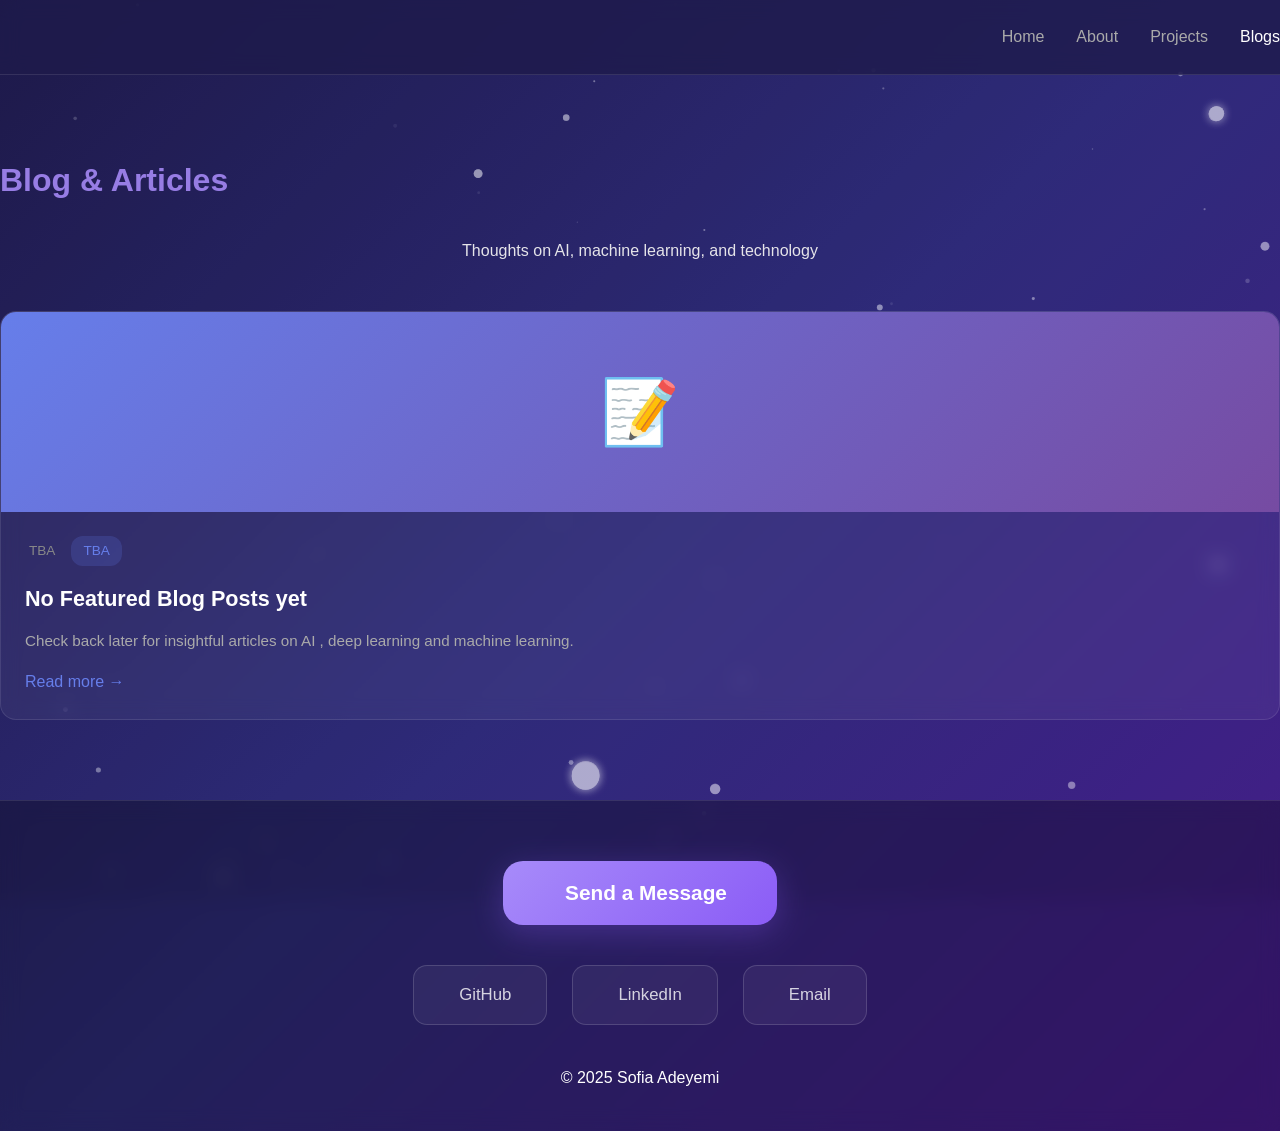
<file: Blogs.html>
<!DOCTYPE html>
<html lang="en">
<head>
  <meta charset="UTF-8">
  <meta name="viewport" content="width=device-width, initial-scale=1.0">
  <title>Blogs</title>
  <link rel="stylesheet" href="style.css">
</head>

<body>
    <canvas class="particles-bg" id="particlesCanvas"></canvas>
  <header class="site-header">
    <nav>
      <ul class="nav-menu">
        <li><a href="home.html" class="nav-btn">Home</a></li>
        <li><a href="about.html" class="nav-btn">About</a></li>
        <li><a href="projects.html" class="nav-btn">Projects</a></li>
        <li><a href="blogs.html" class="nav-btn active">Blogs</a></li>
      </ul>
    </nav>
  </header>

  <section class="blog-section" id="blog">
    <div class="section-header">
        <h2 class="section-title">Blog & Articles</h2>
        <p class="section-subtitle">Thoughts on AI, machine learning, and technology</p>
    </div>
  
      <div class="blog-grid">
            <div class="blog-card">
                <div class="blog-image">📝</div>
                <div class="blog-content">
                    <div class="blog-meta">
                        <span class="blog-date"><i class="far fa-calendar"></i> TBA</span>
                        <span class="blog-tag-inline"> TBA </span>
                    </div>
                    <h3 class="blog-title">No Featured Blog Posts yet</h3>
                    <p class="blog-excerpt">
                    Check back later for insightful articles on AI , deep learning and machine learning.   
                    </p>
                    <a href="#" class="blog-read-more">Read more →</a>
                </div>
            </div>
         </div>
    </section>


    <footer>
        <div class="footer-container">
            <button class="send-message-btn" onclick="openContactForm()">
                <i class="fas fa-paper-plane"></i>
                <span>Send a Message</span>
             </button>

              <div class="social-links">
                <a href="https://github.com/sofiaade" class = "social-btn" target="_blank">
                  <i class="fab fa-github"></i>
                  <span> GitHub </span>
                </a>

                <a href="https://www.linkedin.com/in/sofiat-adeyemi-9b7464219/" class = "social-btn"  target="_blank">
                  <i class="fab fa-linkedin"></i>
                  <span> LinkedIn </span>
                </a>

                <a href="mailto:sofiatadeyemi78@gmail.com" class = "social-btn" >
                  <i class="fas fa-envelope"></i>
                  <span> Email </span>
                </a>
              </div>

            <div class="container">
                <p>&copy; 2025 Sofia Adeyemi</p>
            </div>
        </div>
    </footer>
   
   <!-- Contact Form Modal -->
   <div class="modal-overlay" id="contactModal" onclick="closeModalOnOutsideClick(event)">
    <div class="modal-content" onclick="event.stopPropagation()">
        <div class="modal-header">
            <h2 class="modal-title">Get in Touch</h2>
            <button class="close-btn" onclick="closeContactForm()">
                <i class="fas fa-times"></i>
            </button>
        </div>

        <form id="contactForm" action="https://formspree.io/f/mldadgae" method="POST">
            <div class="form-group">
                <label class="form-label">Name</label>
                <input 
                    type="text" 
                    class="form-input" 
                    name="name"
                    placeholder="Enter your name" 
                    required
                >
            </div>

            <div class="form-group">
                <label class="form-label">Email</label>
                <input 
                    type="email" 
                    class="form-input" 
                    name="email"
                    placeholder="Enter your email" 
                    required
                >
            </div>

            <div class="form-group">
                <label class="form-label">Message</label>
                <textarea 
                    class="form-textarea" 
                    name="message"
                    placeholder="Write your message here" 
                    required
                ></textarea>
            </div>

            <button type="submit" class="submit-btn" id="submitBtn">
                <span>Send Message</span>
                <i class="fas fa-paper-plane"></i>
            </button>

            <div class="success-message" id="successMessage">
                ✓ Message sent successfully!
            </div>
        </form>
    </div>
</div>

<script>
    function openContactForm() {
        document.getElementById('contactModal').classList.add('active');
        document.body.style.overflow = 'hidden';
    }

    function closeContactForm() {
        document.getElementById('contactModal').classList.remove('active');
        document.body.style.overflow = '';
        document.getElementById('contactForm').reset();
        document.getElementById('successMessage').classList.remove('show');
    }

    function closeModalOnOutsideClick(event) {
        if (event.target.id === 'contactModal') {
            closeContactForm();
        }
    }

    // Handle form submission with Formspree
    const form = document.getElementById('contactForm');
    const submitBtn = document.getElementById('submitBtn');
    const successMessage = document.getElementById('successMessage');

    form.addEventListener('submit', async function(e) {
        e.preventDefault();
        
        // Disable submit button
        submitBtn.disabled = true;
        submitBtn.innerHTML = '<span>Sending...</span>';

        try {
            const response = await fetch(form.action, {
                method: 'POST',
                body: new FormData(form),
                headers: {
                    'Accept': 'application/json'
                }
            });

            if (response.ok) {
                // Show success message
                successMessage.classList.add('show');
                form.reset();
                
                // Close modal after 2 seconds
                setTimeout(() => {
                    closeContactForm();
                }, 2000);
            } else {
                alert('Oops! There was a problem sending your message. Please try again.');
            }
        } catch (error) {
            alert('Oops! There was a problem sending your message. Please try again.');
        } finally {
            // Re-enable submit button
            submitBtn.disabled = false;
            submitBtn.innerHTML = '<span>Send Message</span><i class="fas fa-paper-plane"></i>';
        }
    });

    // Close modal with Escape key
    document.addEventListener('keydown', function(event) {
        if (event.key === 'Escape') {
            closeContactForm();
        }
    });
</script>

    <script>
        // Star field animation
        const canvas = document.getElementById('particlesCanvas');
        const ctx = canvas.getContext('2d');
        
        canvas.width = window.innerWidth;
        canvas.height = window.innerHeight;

        const stars = [];
        const starCount = 200;
        
        class Star {
            constructor() {
                this.x = Math.random() * canvas.width;
                this.y = Math.random() * canvas.height;
                this.z = Math.random() * canvas.width;
                this.radius = Math.random() * 1.5 + 0.5;
                this.speed = Math.random() * 0.5 + 0.2;
            }
            
            update() {
                this.z -= this.speed;
                if (this.z <= 0) {
                    this.z = canvas.width;
                    this.x = Math.random() * canvas.width;
                    this.y = Math.random() * canvas.height;
                }
            }
            
            draw() {
                const x = (this.x - canvas.width / 2) * (canvas.width / this.z);
                const y = (this.y - canvas.height / 2) * (canvas.width / this.z);
                const s = this.radius * (canvas.width / this.z);
                
                const screenX = x + canvas.width / 2;
                const screenY = y + canvas.height / 2;
                
                if (screenX < 0 || screenX > canvas.width || screenY < 0 || screenY > canvas.height) {
                    return;
                }
                
                const opacity = 1 - this.z / canvas.width;
                
                ctx.beginPath();
                ctx.arc(screenX, screenY, s, 0, Math.PI * 2);
                ctx.fillStyle = `rgba(255, 255, 255, ${opacity})`;
                ctx.fill();
                
                if (opacity > 0.7) {
                    ctx.shadowBlur = 10;
                    ctx.shadowColor = 'rgba(255, 255, 255, 0.8)';
                    ctx.fill();
                    ctx.shadowBlur = 0;
                }
            }
        }
        
        for (let i = 0; i < starCount; i++) {
            stars.push(new Star());
        }
        
        function animate() {
            ctx.fillStyle = 'rgba(30, 27, 75, 0.1)';
            ctx.fillRect(0, 0, canvas.width, canvas.height);
            
            stars.forEach(star => {
                star.update();
                star.draw();
            });
            
            requestAnimationFrame(animate);
        }
        
        animate();
        
        window.addEventListener('resize', () => {
            canvas.width = window.innerWidth;
            canvas.height = window.innerHeight;
        });

        // Dynamic greeting based on time
        const greetings = ['Hello', 'Hi', 'Hey', 'Greetings', 'Welcome'];
        const hour = new Date().getHours();
        let greeting = 'Hello';
        
        if (hour < 12) greeting = 'Good morning';
        else if (hour < 18) greeting = 'Good afternoon';
        else greeting = 'Good evening';
        
        document.getElementById('hello-message').textContent = greeting;

        // Smooth scroll
        document.querySelectorAll('a[href^="#"]').forEach(anchor => {
            anchor.addEventListener('click', function (e) {
                e.preventDefault();
                const target = document.querySelector(this.getAttribute('href'));
                if (target) {
                    target.scrollIntoView({ behavior: 'smooth' });
                }
            });
        });

        // Active nav link on scroll
        window.addEventListener('scroll', () => {
            const sections = document.querySelectorAll('section, .homepage-container');
            const navLinks = document.querySelectorAll('.nav-btn');
            
            let current = '';
            sections.forEach(section => {
                const sectionTop = section.offsetTop;
                if (pageYOffset >= sectionTop - 200) {
                    current = section.getAttribute('id');
                }
            });
            
            navLinks.forEach(link => {
                link.classList.remove('active');
                if (link.getAttribute('href') === '#' + current) {
                    link.classList.add('active');
                }
            });
        });


    </script>
</body>
</html>
</file>
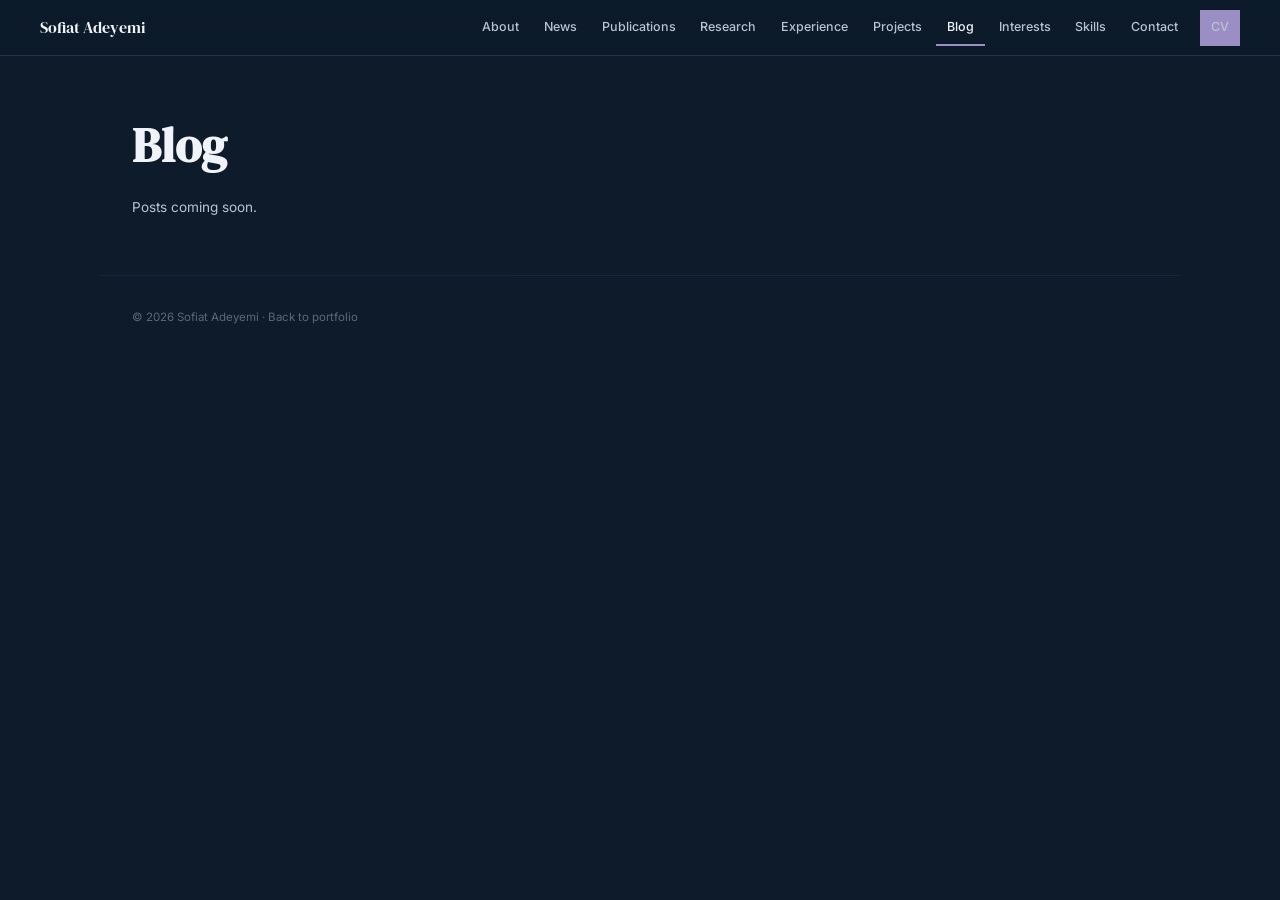
<file: blogs.html>
<!DOCTYPE html>
<html lang="en">
<head>
  <meta charset="UTF-8" />
  <meta name="viewport" content="width=device-width, initial-scale=1.0, viewport-fit=cover" />
  <title>Blog — Sofiat Adeyemi</title>
  <meta name="description" content="Blog by Sofiat Adeyemi — notes on language model reasoning, post-training, and computer vision research." />
  <link rel="preconnect" href="https://fonts.googleapis.com" />
  <link rel="preconnect" href="https://fonts.gstatic.com" crossorigin />
  <link href="https://fonts.googleapis.com/css2?family=DM+Serif+Display:ital@0;1&family=Inter:wght@300;400;500;600&display=swap" rel="stylesheet" />
  <style>
    :root {
      --navy: #0D1B2A;
      --navy-mid: #162033;
      --navy-light: #1E2D42;
      --lavender: #9B8EC4;
      --lavender-light: #BEB3DE;
      --warm: #C8B89A;
      --white: #F0F4F8;
      --white-dim: #B8C5D0;
      --rule: rgba(155,142,196,0.2);
      --font-serif: 'DM Serif Display', Georgia, serif;
      --font-sans: 'Inter', system-ui, sans-serif;
    }
    *, *::before, *::after { box-sizing: border-box; margin: 0; padding: 0; }
    html { scroll-behavior: smooth; scroll-padding-top: 64px; }
    body { background: var(--navy); color: var(--white); font-family: var(--font-sans); font-size: 16px; line-height: 1.7; min-height: 100vh; }
    a { color: var(--lavender); text-decoration: none; transition: color 0.2s; }
    a:hover { color: var(--lavender-light); }

    /* ══ TOP NAV ══════════════════════════════════════════════ */
    .topnav {
      position: sticky; top: 0; z-index: 100;
      background: rgba(13,27,42,0.92);
      backdrop-filter: blur(12px);
      border-bottom: 1px solid var(--rule);
      display: flex; align-items: center; justify-content: space-between;
      padding: 0 2.5rem; height: 56px;
      max-width: 100%;
    }
    .topnav-name {
      font-family: var(--font-serif);
      font-size: 1rem; color: var(--white); white-space: nowrap;
    }
    .topnav-links { display: flex; gap: 0.15rem; align-items: center; }
    .topnav-links a {
      font-size: 0.78rem; font-weight: 500; color: var(--white-dim);
      padding: 0.4rem 0.7rem; border-bottom: 2px solid transparent;
      transition: color 0.2s, border-color 0.2s;
    }
    .topnav-links a:hover, .topnav-links a.active { color: var(--white); border-bottom-color: var(--lavender); }
    .topnav-cv {
      font-size: 0.75rem; font-weight: 600; color: var(--navy);
      background: var(--lavender); padding: 0.35rem 0.9rem;
      margin-left: 0.5rem; transition: background 0.2s;
    }
    .topnav-cv:hover { background: var(--lavender-light); color: var(--navy); }
    .nav-mobile-toggle { display: none; background: none; border: none; color: var(--white-dim); cursor: pointer; font-size: 1.2rem; padding: 0.4rem; }
    .nav-mobile-menu { display: none; flex-direction: column; background: var(--navy-mid); border-bottom: 1px solid var(--rule); padding: 0.5rem 1.5rem 1rem; }
    .nav-mobile-menu a { font-size: 0.85rem; color: var(--white-dim); padding: 0.5rem 0; border-bottom: 1px solid var(--rule); font-weight: 500; }
    .nav-mobile-menu a:last-child { border-bottom: none; }
    .nav-mobile-menu.open { display: flex; }

    /* ══ PAGE WRAPPER ══════════════════════════════════════════ */
    .page { max-width: 1080px; margin: 0 auto; padding: 0 2rem; }

    /* ══ HERO / ABOUT — two column ══════════════════════════════ */
    #about { padding: 4rem 0 3.5rem; display: grid; grid-template-columns: 200px 1fr; gap: 3.5rem; align-items: start; }
    .about-photo-col { display: flex; flex-direction: column; align-items: center; gap: 1rem; }
    .about-photo { width: 180px; height: 220px; object-fit: cover; object-position: center top; filter: grayscale(10%); display: block; }
    .about-icon-links { display: flex; gap: 0.7rem; flex-wrap: wrap; justify-content: center; }
    .icon-link {
      display: flex; align-items: center; justify-content: center;
      width: 32px; height: 32px; border: 1px solid var(--rule);
      color: var(--white-dim); font-size: 0.75rem; font-weight: 700;
      transition: border-color 0.2s, color 0.2s;
    }
    .icon-link:hover { border-color: var(--lavender); color: var(--lavender); }
    .icon-link svg { width: 15px; height: 15px; fill: currentColor; }
    .about-content {}
    .about-name { font-family: var(--font-serif); font-size: clamp(2rem, 4vw, 3rem); line-height: 1.05; color: var(--white); margin-bottom: 0.3rem; }
    .about-name em { font-style: italic; color: var(--lavender); }
    .about-tagline { font-size: 0.82rem; color: var(--lavender); font-weight: 500; margin-bottom: 0.2rem; letter-spacing: 0.02em; }
    .about-inst { font-size: 0.78rem; color: var(--white-dim); margin-bottom: 1.5rem; }
    .about-inst a { color: var(--white-dim); }
    .about-inst a:hover { color: var(--lavender-light); }
    .about-body p { font-size: 0.91rem; color: var(--white-dim); line-height: 1.82; margin-bottom: 0.95rem; }
    .about-body p:last-child { margin-bottom: 0; }
    .about-body strong { color: var(--white); font-weight: 500; }
    .about-actions { display: flex; gap: 0.75rem; flex-wrap: wrap; margin-top: 1.5rem; }
    .btn-primary { display: inline-block; background: var(--lavender); color: var(--navy); font-size: 0.78rem; font-weight: 600; padding: 0.55rem 1.3rem; transition: background 0.2s; }
    .btn-primary:hover { background: var(--lavender-light); color: var(--navy); }
    .btn-secondary { display: inline-block; border: 1px solid var(--rule); color: var(--white-dim); font-size: 0.78rem; font-weight: 500; padding: 0.55rem 1.3rem; transition: border-color 0.2s, color 0.2s; }
    .btn-secondary:hover { border-color: var(--lavender); color: var(--white); }

    /* ══ SECTION SHELL ═════════════════════════════════════════ */
    .section { padding: 3.5rem 0; border-top: 1px solid var(--rule); scroll-margin-top: 64px; }
    .section-label {
      font-size: 0.67rem; font-weight: 600; color: var(--lavender);
      letter-spacing: 0.1em; text-transform: uppercase;
      margin-bottom: 1.6rem; display: flex; align-items: center; gap: 0.75rem;
    }
    .section-label::after { content: ''; flex: 1; height: 1px; background: var(--rule); }

    /* ══ NEWS ══════════════════════════════════════════════════ */
    .news-list { display: flex; flex-direction: column; gap: 0; }
    .news-item { display: grid; grid-template-columns: 80px 1fr; gap: 1.2rem; padding: 0.75rem 0; border-bottom: 1px solid var(--rule); align-items: baseline; }
    .news-item:first-child { border-top: 1px solid var(--rule); }
    .news-date { font-size: 0.72rem; color: var(--lavender); font-weight: 600; white-space: nowrap; font-variant-numeric: tabular-nums; }
    .news-text { font-size: 0.85rem; color: var(--white-dim); line-height: 1.65; }
    .news-text strong { color: var(--white); font-weight: 500; }
    .news-text a { color: var(--lavender); }

    /* ══ PUBLICATIONS ═══════════════════════════════════════════ */
    .pub-item { padding: 1.6rem 0; border-bottom: 1px solid var(--rule); }
    .pub-item:first-of-type { border-top: 1px solid var(--rule); }
    .pub-venue-row { display: flex; align-items: center; gap: 0.6rem; flex-wrap: wrap; margin-bottom: 0.45rem; }
    .pub-venue { font-size: 0.68rem; font-weight: 600; color: var(--lavender); text-transform: uppercase; letter-spacing: 0.07em; }
    .pub-title { font-family: var(--font-serif); font-size: 1.03rem; color: var(--white); line-height: 1.3; margin-bottom: 0.35rem; }
    .pub-authors { font-size: 0.78rem; color: var(--white-dim); font-style: italic; margin-bottom: 0.35rem; }
    .pub-authors strong { color: var(--lavender-light); font-style: normal; font-weight: 600; }
    .pub-desc { font-size: 0.82rem; color: var(--white-dim); line-height: 1.72; max-width: 72ch; margin-bottom: 0.9rem; }
    .pub-desc strong { color: var(--white); font-weight: 600; }
    .pub-desc em { color: var(--warm); font-style: normal; }
    .pub-links { display: flex; gap: 0.6rem; flex-wrap: wrap; margin-bottom: 0.9rem; }
    .pub-link {
      font-size: 0.71rem; font-weight: 600; color: var(--white-dim);
      border: 1px solid var(--rule); padding: 0.2rem 0.6rem;
      transition: border-color 0.2s, color 0.2s;
    }
    .pub-link:hover { border-color: var(--lavender); color: var(--lavender); }
    .findings-grid { display: grid; grid-template-columns: repeat(4,1fr); gap: 1px; background: var(--rule); border: 1px solid var(--rule); margin-bottom: 1rem; }
    .finding { background: var(--navy); padding: 0.9rem 1rem; }
    .finding-val { font-family: var(--font-serif); font-size: 1.35rem; color: var(--lavender); line-height: 1.1; margin-bottom: 0.2rem; }
    .finding-label { font-size: 0.67rem; color: var(--white-dim); line-height: 1.5; }

    /* ══ EXPERIENCE ════════════════════════════════════════════ */
    .exp-item { padding: 1.6rem 0; border-bottom: 1px solid var(--rule); }
    .exp-item:first-of-type { border-top: 1px solid var(--rule); }
    .exp-header { display: flex; justify-content: space-between; align-items: flex-start; gap: 1.5rem; margin-bottom: 0.8rem; flex-wrap: wrap; }
    .exp-title { font-size: 0.95rem; font-weight: 600; color: var(--white); margin-bottom: 0.18rem; }
    .exp-org { font-size: 0.8rem; color: var(--lavender); font-weight: 500; }
    .exp-meta { text-align: right; flex-shrink: 0; }
    .exp-date { font-size: 0.76rem; color: var(--white-dim); font-weight: 500; margin-bottom: 0.12rem; }
    .exp-advisor { font-size: 0.72rem; color: var(--white-dim); font-style: italic; }
    .exp-desc { font-size: 0.83rem; color: var(--white-dim); line-height: 1.77; max-width: 70ch; margin-bottom: 0.85rem; }

    /* ══ RESEARCH ══════════════════════════════════════════════ */
    .research-item { padding: 2rem 0; border-bottom: 1px solid var(--rule); }
    .research-item:first-of-type { border-top: 1px solid var(--rule); }
    .research-header { display: flex; justify-content: space-between; align-items: flex-start; gap: 1rem; margin-bottom: 0.5rem; flex-wrap: wrap; }
    .research-venue-row { display: flex; align-items: center; gap: 0.6rem; flex-wrap: wrap; }
    .research-venue { font-size: 0.68rem; font-weight: 600; color: var(--lavender); text-transform: uppercase; letter-spacing: 0.07em; }
    .research-title { font-family: var(--font-serif); font-size: 1.06rem; color: var(--white); line-height: 1.3; margin-bottom: 0.4rem; }
    .research-authors { font-size: 0.77rem; color: var(--white-dim); font-style: italic; margin-bottom: 1rem; }
    .research-body p { font-size: 0.83rem; color: var(--white-dim); line-height: 1.78; max-width: 72ch; margin-bottom: 0.75rem; }
    .research-body strong { color: var(--white); font-weight: 600; }
    .research-body em { color: var(--warm); font-style: normal; }
    .project-link { font-size: 0.77rem; font-weight: 600; color: var(--lavender); white-space: nowrap; }

    /* ══ TAGS ══════════════════════════════════════════════════ */
    .tag-row { display: flex; flex-wrap: wrap; gap: 0.4rem; margin-top: 0.5rem; }
    .stack-tag { font-size: 0.67rem; color: var(--white-dim); border: 1px solid var(--rule); padding: 0.13rem 0.5rem; }
    .tag { font-size: 0.65rem; font-weight: 600; letter-spacing: 0.04em; text-transform: uppercase; padding: 0.13rem 0.5rem; }
    .tag-active { background: rgba(155,142,196,0.13); color: var(--lavender); }
    .tag-warm { background: rgba(200,184,154,0.12); color: var(--warm); }
    .tag-done { background: rgba(176,196,222,0.07); color: var(--white-dim); }

    /* ══ PROJECTS ══════════════════════════════════════════════ */
    .project { padding: 1.6rem 0; border-bottom: 1px solid var(--rule); display: grid; grid-template-columns: 1fr auto; gap: 1.5rem; align-items: start; }
    .project:first-of-type { border-top: 1px solid var(--rule); }
    .project-meta { font-size: 0.71rem; color: var(--lavender); font-weight: 500; margin-bottom: 0.4rem; display: flex; gap: 0.6rem; align-items: center; flex-wrap: wrap; }
    .project-title { font-family: var(--font-serif); font-size: 1.02rem; color: var(--white); margin-bottom: 0.5rem; line-height: 1.3; }
    .project-desc { font-size: 0.83rem; color: var(--white-dim); line-height: 1.74; max-width: 65ch; margin-bottom: 0.8rem; }

    /* ══ INTERESTS ═════════════════════════════════════════════ */
    .interests-grid { display: grid; grid-template-columns: 1fr 1fr; gap: 1px; background: var(--rule); border: 1px solid var(--rule); }
    .interest-item { background: var(--navy); padding: 1.3rem 1.5rem; }
    .interest-title { font-size: 0.87rem; font-weight: 600; color: var(--white); margin-bottom: 0.35rem; }
    .interest-desc { font-size: 0.78rem; color: var(--white-dim); line-height: 1.65; }
    .interests-extended { margin-top: 1.4rem; }
    .interests-extended-label { font-size: 0.7rem; font-weight: 600; color: var(--white-dim); text-transform: uppercase; letter-spacing: 0.06em; margin-bottom: 0.65rem; }
    .interests-tags { display: flex; flex-wrap: wrap; gap: 0.42rem; }
    .interest-tag { font-size: 0.74rem; color: var(--white-dim); border: 1px solid var(--rule); padding: 0.18rem 0.6rem; }
    .interests-grid.three { grid-template-columns: repeat(3, 1fr); }
    .interest-list { list-style: none; margin-top: 0.5rem; }
    .interest-list li { font-size: 0.8rem; color: var(--white-dim); line-height: 1.6; padding: 0.3rem 0 0.3rem 0.9rem; position: relative; border-top: 1px solid var(--rule); }
    .interest-list li:first-child { border-top: none; }
    .interest-list li::before { content: ''; position: absolute; left: 0; top: 0.85rem; width: 4px; height: 4px; background: var(--lavender); }

    /* ══ SKILLS ════════════════════════════════════════════════ */
    .skills-grid { display: grid; grid-template-columns: repeat(3,1fr); gap: 2rem; }
    .skill-group-title { font-size: 0.7rem; font-weight: 600; color: var(--lavender); letter-spacing: 0.06em; text-transform: uppercase; margin-bottom: 0.85rem; padding-bottom: 0.4rem; border-bottom: 1px solid var(--rule); }
    .skill-list { list-style: none; display: flex; flex-direction: column; gap: 0.38rem; }
    .skill-list li { font-size: 0.8rem; color: var(--white-dim); display: flex; align-items: center; gap: 0.5rem; }
    .skill-list li::before { content: ''; width: 4px; height: 4px; background: var(--lavender); flex-shrink: 0; }

    /* ══ CONTACT ═══════════════════════════════════════════════ */
    .contact-inner { max-width: 52ch; }
    .contact-inner p { font-size: 0.91rem; color: var(--white-dim); margin-bottom: 2rem; line-height: 1.78; }
    .contact-list { list-style: none; display: flex; flex-direction: column; gap: 0.75rem; }
    .contact-list li { font-size: 0.83rem; color: var(--white-dim); display: flex; align-items: center; gap: 0.75rem; }
    .contact-list a { color: var(--white); font-weight: 500; }
    .contact-label { font-size: 0.67rem; font-weight: 600; color: var(--lavender); text-transform: uppercase; letter-spacing: 0.06em; width: 62px; flex-shrink: 0; }

    /* ══ BLOG ══════════════════════════════════════════════════ */
    .blog-item { display: grid; grid-template-columns: 90px 1fr; gap: 1.2rem; padding: 1.1rem 0; border-bottom: 1px solid var(--rule); align-items: baseline; }
    .blog-item:first-child { border-top: 1px solid var(--rule); }
    .blog-date { font-size: 0.72rem; color: var(--lavender); font-weight: 600; white-space: nowrap; font-variant-numeric: tabular-nums; }
    .blog-title { font-family: var(--font-serif); font-size: 1.03rem; line-height: 1.3; margin-bottom: 0.3rem; }
    .blog-title a { color: var(--white); }
    .blog-title a:hover { color: var(--lavender-light); }
    .blog-desc { font-size: 0.82rem; color: var(--white-dim); line-height: 1.7; max-width: 72ch; margin-bottom: 0.5rem; }
    .blog-empty { font-size: 0.85rem; color: var(--white-dim); }

    /* ══ FOOTER ════════════════════════════════════════════════ */
    footer { border-top: 1px solid var(--rule); padding: 2rem; max-width: 1080px; margin: 0 auto; font-size: 0.72rem; color: var(--white-dim); opacity: 0.45; }

    /* ══ MOBILE ════════════════════════════════════════════════ */
    @media (max-width: 760px) {
      .topnav-links { display: none; }
      .nav-mobile-toggle { display: block; }
      #about { grid-template-columns: 1fr; padding: 2.5rem 0 2rem; }
      .about-photo-col { flex-direction: row; justify-content: flex-start; align-items: flex-end; gap: 1.5rem; }
      .about-photo { width: 100px; height: 125px; }
      .interests-grid { grid-template-columns: 1fr; }
      .interests-grid.three { grid-template-columns: 1fr; }
      .skills-grid { grid-template-columns: 1fr 1fr; }
      .findings-grid { grid-template-columns: 1fr 1fr; }
      .project { grid-template-columns: 1fr; }
      .exp-meta { text-align: left; }
      .blog-item { grid-template-columns: 1fr; gap: 0.3rem; }
      .page { padding: 0 1.2rem; }
    }
    @media (max-width: 480px) {
      .skills-grid { grid-template-columns: 1fr; }
      .about-photo-col { flex-direction: column; align-items: flex-start; }
    }
    @media (prefers-reduced-motion: reduce) { * { transition: none !important; scroll-behavior: auto !important; } }
  </style>
</head>
<body>

<!-- ══ TOP NAV ══════════════════════════════════════════════════ -->
<nav class="topnav" aria-label="Main navigation">
  <div class="topnav-name"><a href="index.html" style="color:inherit;">Sofiat Adeyemi</a></div>
  <div class="topnav-links">
    <a href="index.html#about">About</a>
    <a href="index.html#news">News</a>
    <a href="index.html#publications">Publications</a>
    <a href="index.html#research">Research</a>
    <a href="index.html#experience">Experience</a>
    <a href="index.html#projects">Projects</a>
    <a href="blog.html" class="active">Blog</a>
    <a href="index.html#interests">Interests</a>
    <a href="index.html#skills">Skills</a>
    <a href="index.html#contact">Contact</a>
    <a href="Resume.pdf" class="topnav-cv" target="_blank">CV</a>
  </div>
  <button class="nav-mobile-toggle" aria-label="Toggle menu" onclick="document.querySelector('.nav-mobile-menu').classList.toggle('open')">☰</button>
</nav>
<div class="nav-mobile-menu">
  <a href="index.html#about">About</a>
  <a href="index.html#news">News</a>
  <a href="index.html#publications">Publications</a>
  <a href="index.html#research">Research</a>
  <a href="index.html#experience">Experience</a>
  <a href="index.html#projects">Projects</a>
  <a href="blog.html">Blog</a>
  <a href="index.html#interests">Interests</a>
  <a href="index.html#skills">Skills</a>
  <a href="index.html#contact">Contact</a>
  <a href="Resume.pdf" target="_blank">CV ↗</a>
</div>

<div class="page">
  <section class="section" style="border-top:none;padding-top:4rem;">
    <h1 class="about-name">Blog</h1>
    <div id="blog-container" style="margin-top:1.6rem;"><p class="blog-empty">Posts coming soon.</p></div>
  </section>
</div>

<footer>© 2026 Sofiat Adeyemi · <a href="index.html" style="color:inherit;">Back to portfolio</a></footer>

<script>
  // Add a post by adding an object to POSTS (newest first). `url` is optional.
  const POSTS = [
    // { title: 'Post title', date: 'Nov 2026', summary: 'One or two sentences.', url: 'https://...', tags: ['RLVR', 'GPT-2'] },
  ];
  function esc(t){return String(t).replace(/&/g,'&amp;').replace(/</g,'&lt;').replace(/>/g,'&gt;').replace(/"/g,'&quot;');}
  (function renderBlog(){
    const c=document.getElementById('blog-container');
    if(!c||!POSTS.length)return;
    c.innerHTML=POSTS.map(p=>`
      <div class="blog-item">
        <div class="blog-date">${esc(p.date||'')}</div>
        <div>
          <div class="blog-title">${p.url?`<a href="${esc(p.url)}" target="_blank" rel="noopener">${esc(p.title)}</a>`:esc(p.title)}</div>
          ${p.summary?`<p class="blog-desc">${esc(p.summary)}</p>`:''}
          ${p.tags&&p.tags.length?`<div class="tag-row">${p.tags.map(t=>`<span class="stack-tag">${esc(t)}</span>`).join('')}</div>`:''}
        </div>
      </div>`).join('');
  })();

  document.querySelectorAll('.nav-mobile-menu a').forEach(a=>{
    a.addEventListener('click',()=>document.querySelector('.nav-mobile-menu').classList.remove('open'));
  });
</script>
</body>
</html>
</file>
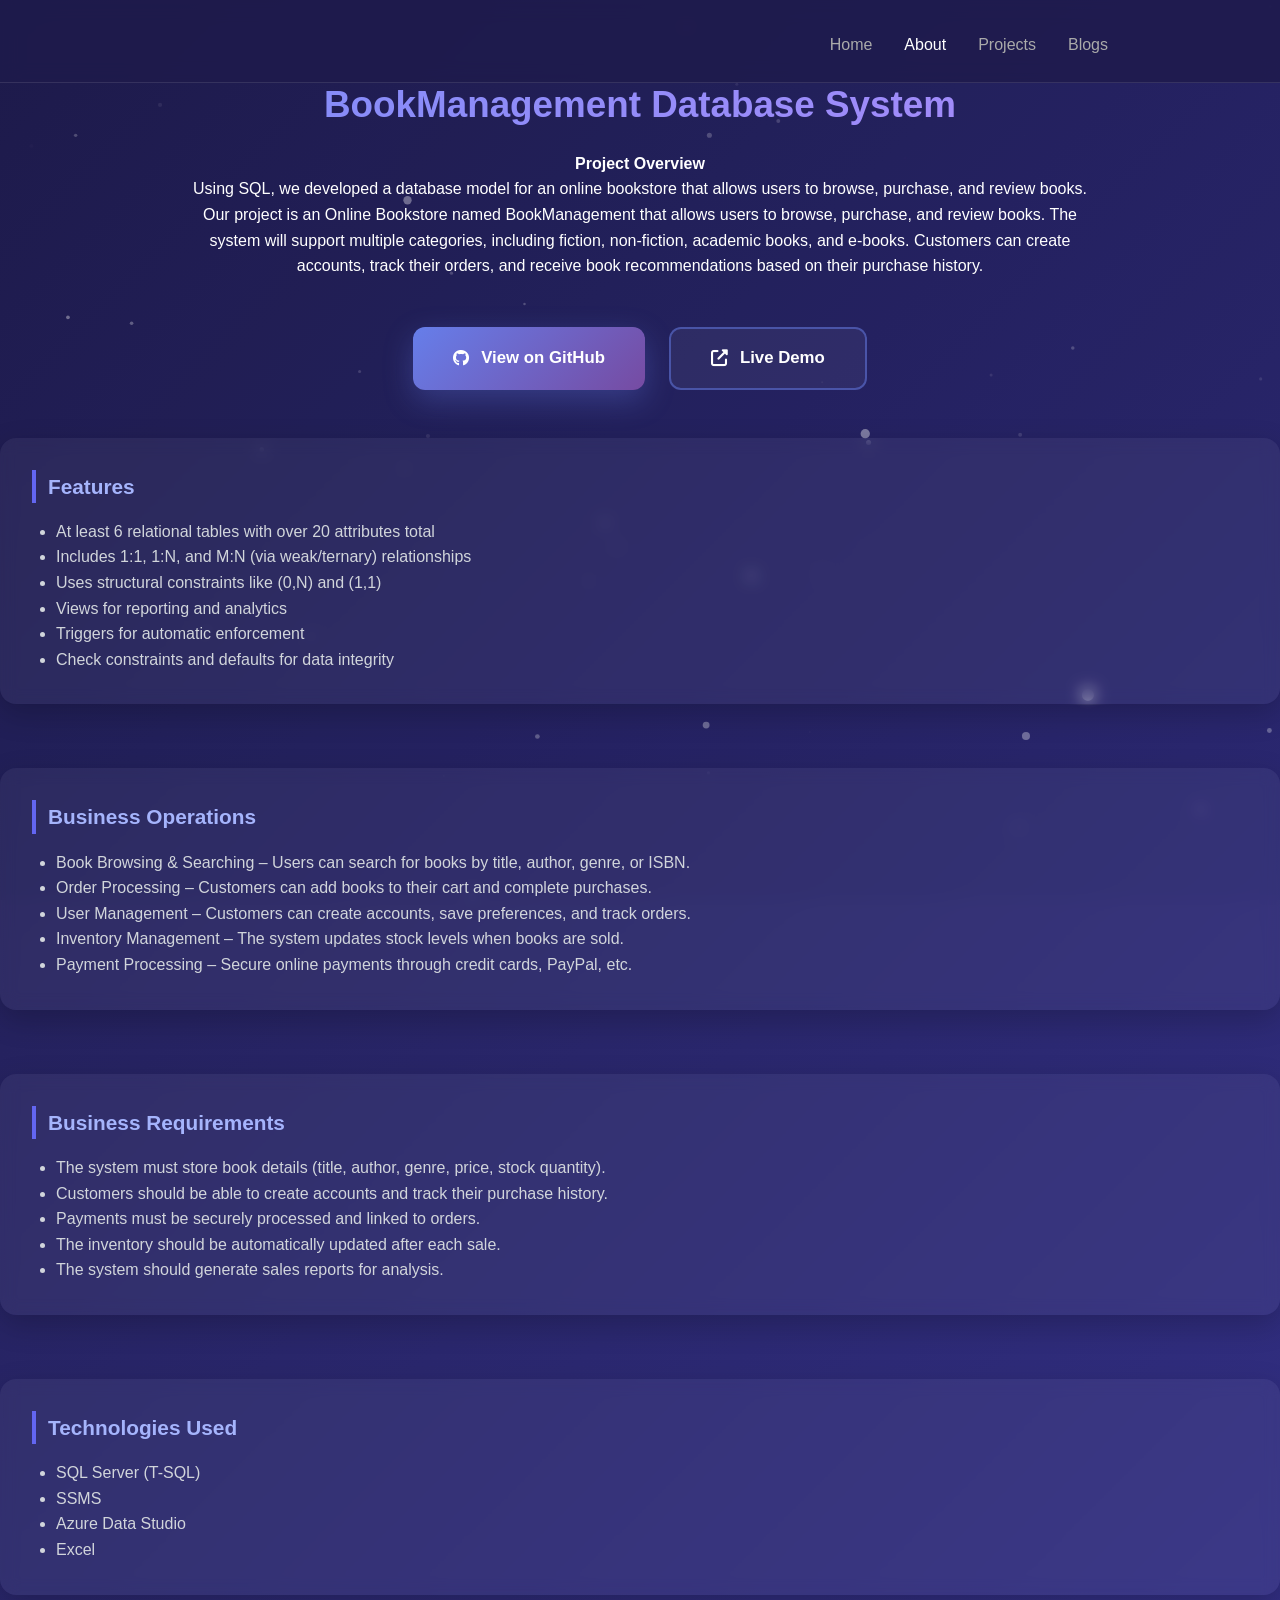
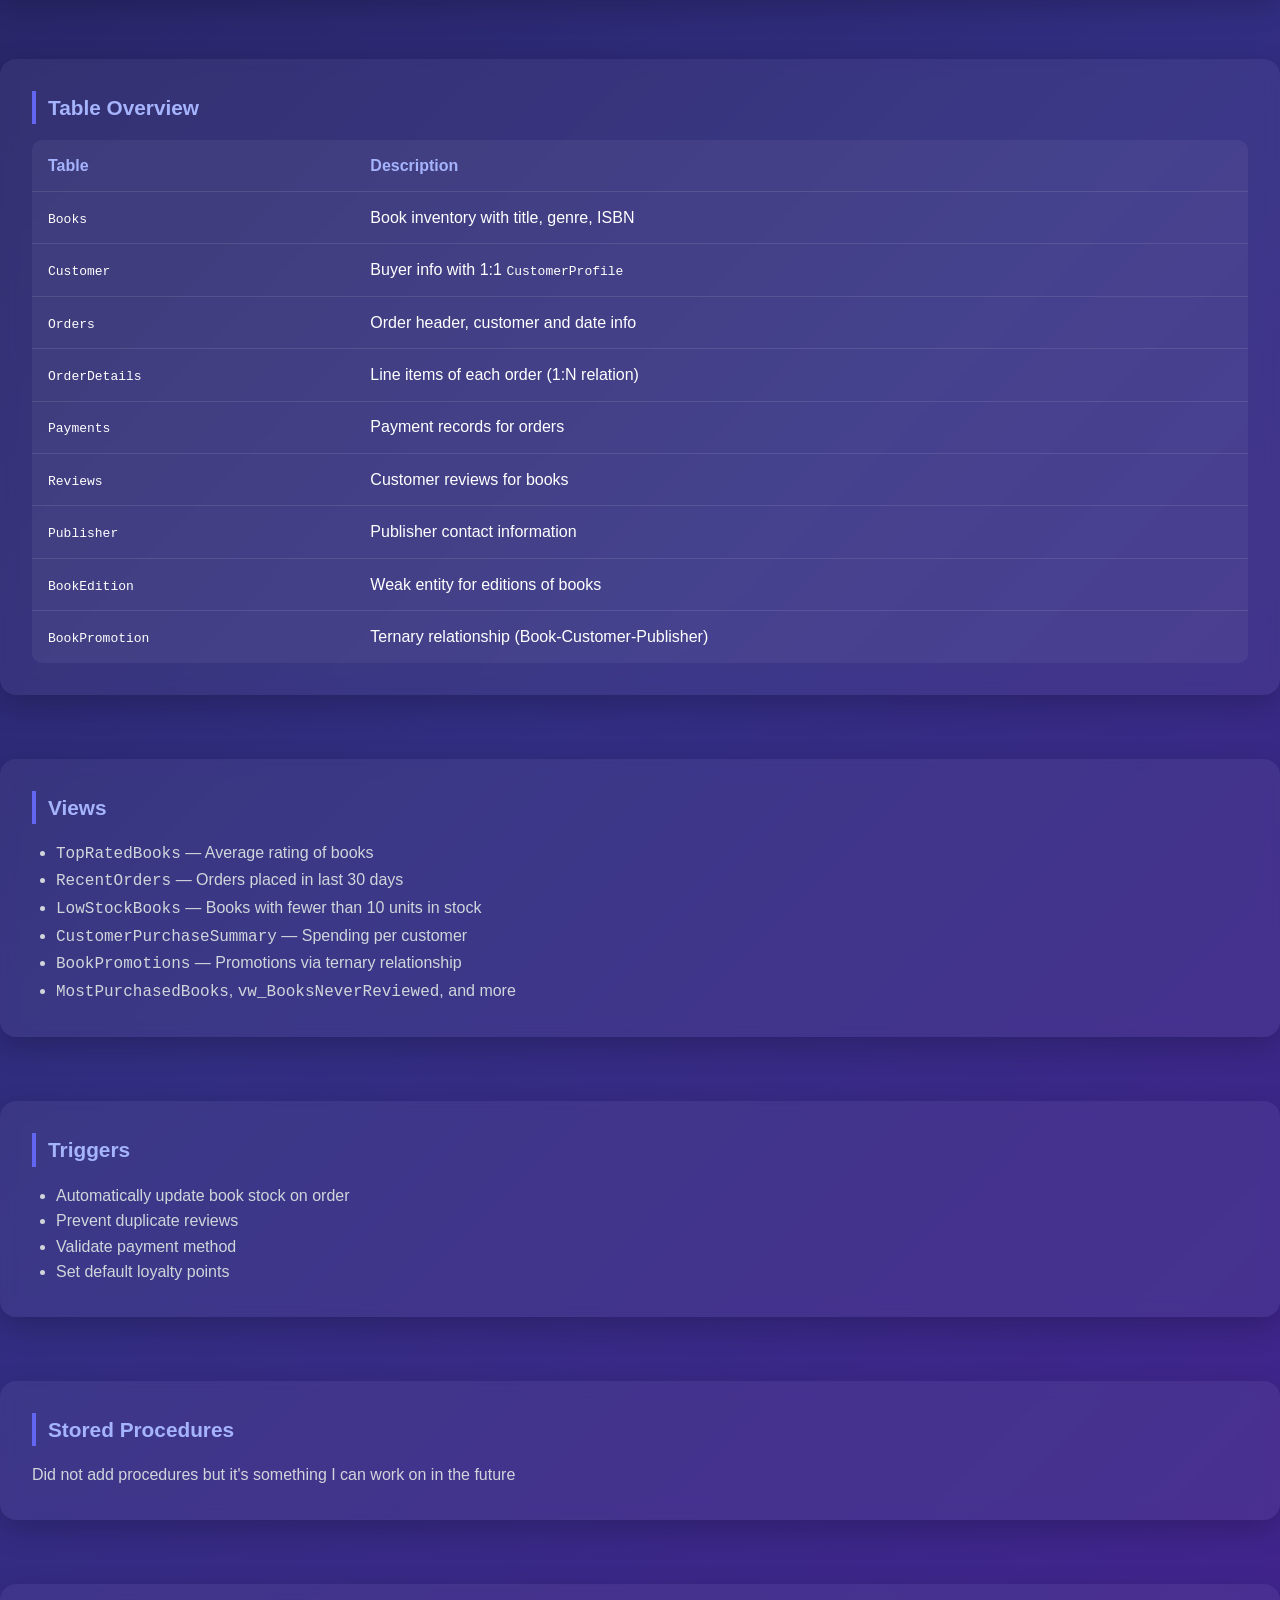
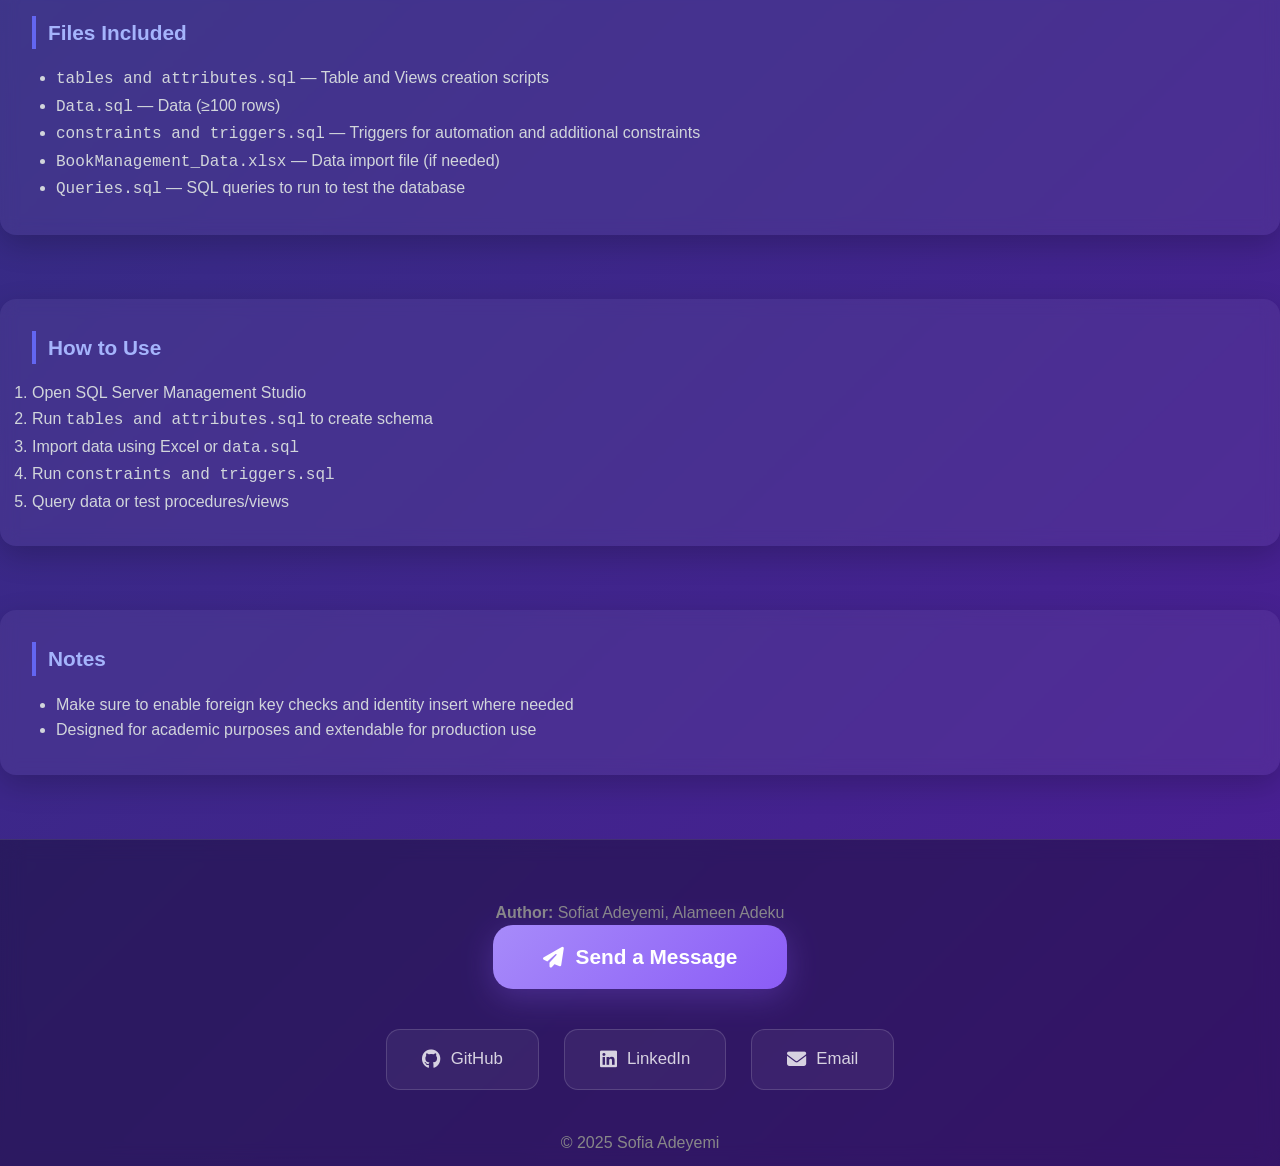
<file: projects/BookManagement.html>
<!DOCTYPE html>
<html lang="en">
<head>
  <meta charset="UTF-8">
  <meta name="viewport" content="width=device-width, initial-scale=1.0">
  <title>BookManagement</title>
  <link rel="stylesheet" href="../style.css">
  <link rel="stylesheet" href="https://cdnjs.cloudflare.com/ajax/libs/font-awesome/6.4.0/css/all.min.css">
  <link rel="stylesheet" href="project-style.css">
  <link rel="stylesheet" href="../style.css">
  
  <style>
    /* Project Page Layout */
    .project-page {
      max-width: 950px;
      margin: 6rem auto;
      padding: 0 2rem;
      color: #e5e7eb;
      line-height: 1.8;
    }

    .project-header {
      text-align: center;
      margin-bottom: 2.5rem;
    }

    .project-header h1 {
      font-size: 2.3rem;
      background: linear-gradient(135deg, #818cf8 0%, #a78bfa 100%);
      -webkit-background-clip: text;
      -webkit-text-fill-color: transparent;
      font-weight: 800;
    }

    .project-header .emoji {
      font-size: 2rem;
      display: block;
      margin-bottom: 1rem;
    }

    .project-section {
      background: rgba(255, 255, 255, 0.05);
      border-radius: 16px;
      padding: 2rem;
      margin-bottom: 4rem;
      backdrop-filter: blur(8px);
      box-shadow: 0 10px 30px rgba(0, 0, 0, 0.2);
    }

    .project-section h2 {
      color: #a5b4fc;
      font-size: 1.3rem;
      margin-bottom: 1rem;
      border-left: 4px solid #6366f1;
      padding-left: 0.75rem;
    }

    .project-section p,
    .project-section li {
      color: #d1d5db;
      font-size: 1rem;
    }

    ul {
      margin-left: 1.5rem;
      margin-top: 0.5rem;
    }

    table {
      width: 100%;
      border-collapse: collapse;
      margin-top: 1rem;
      background: rgba(255, 255, 255, 0.05);
      border-radius: 10px;
      overflow: hidden;
    }

    table th, table td {
      padding: 0.8rem 1rem;
      border-bottom: 1px solid rgba(255, 255, 255, 0.1);
    }

    table th {
      text-align: left;
      color: #a5b4fc;
    }

    table tr:last-child td {
      border-bottom: none;
    }

 
  </style>
</head>

<body>
    <canvas class="particles-bg" id="particlesCanvas"></canvas>
    <header class="site-header">
        <div class="header-content">
            <nav>
                <ul class="nav-menu">
                  <li><a href="../index.html" class="nav-btn">Home</a></li>
                  <li><a href="../about.html" class="nav-btn active">About</a></li>
                  <li><a href="../projects.html" class="nav-btn">Projects</a></li>
                  <li><a href="../blogs.html" class="nav-btn">Blogs</a></li>
                </ul>
              </nav>
        </div>
    </header>


    <div class="container">
        <section class="project-header">
            <h1> BookManagement Database System</h1>
            <p><strong>Project Overview</strong></p>
            <p>
                Using SQL, we developed a database model for an online bookstore that allows users to browse, purchase, and review books. 
                Our project is an Online Bookstore named BookManagement that allows users to browse, purchase, and review books. The system will support multiple categories, including fiction, non-fiction, academic books, and e-books. Customers can create accounts, track their orders, and receive book recommendations based on their purchase history.   
            </p>

            <div class="project-links">
                <a href="https://github.com/sofiaade/CMPS_439_SQL_PROJECT" class="btn btn-primary">
                    <i class="fab fa-github"></i> View on GitHub
                </a>
                <a href="#" class="btn btn-secondary">
                    <i class="fas fa-external-link-alt"></i> Live Demo
                </a>
            </div>

        </div>

        
        <div class="content">
            <section class="project-section">
                <h2> Features</h2>
                <ul>
                    <li>At least 6 relational tables with over 20 attributes total</li>
                    <li>Includes 1:1, 1:N, and M:N (via weak/ternary) relationships</li>
                    <li>Uses structural constraints like (0,N) and (1,1)</li>
                    <li>Views for reporting and analytics</li>
                    <li>Triggers for automatic enforcement</li>
                    <li>Check constraints and defaults for data integrity</li>
                </ul>
            </section>

            <section class="project-section">
                <h2> Business Operations </h2>
                <ul> 
            <li> Book Browsing & Searching – Users can search for books by title, author, genre, or ISBN. </li>
            <li> Order Processing – Customers can add books to their cart and complete purchases. </li>
            <li> User Management – Customers can create accounts, save preferences, and track orders. </li>
            <li> Inventory Management – The system updates stock levels when books are sold. </li>
            <li> Payment Processing – Secure online payments through credit cards, PayPal, etc. </li>
            </ul>
            </section>
            
            <section class="project-section">
                <h2> Business Requirements </h2>
                <ul>
                    <li> The system must store book details (title, author, genre, price, stock quantity). </li>
                    <li>Customers should be able to create accounts and track their purchase history.</li>
                     <li>Payments must be securely processed and linked to orders.</li>
                     <li>The inventory should be automatically updated after each sale.</li>
                     <li>The system should generate sales reports for analysis.</li>
                </ul>

            </section>
            <section class="project-section">
                <h2> Technologies Used</h2>
                <ul>
                    <li> SQL Server (T-SQL) </li>
                    <li> SSMS </li>
                    <li> Azure Data Studio </li>
                    <li> Excel </li>
                </ul>
            </section>
            
            <section class="project-section">
                <h2> Table Overview</h2>
                <table>
                    <thead>
                        <tr>
                            <th>Table</th>
                            <th>Description</th>
                        </tr>
                    </thead>
                    <tbody>
                        <tr>
                            <td><code>Books</code></td>
                            <td>Book inventory with title, genre, ISBN</td>
                        </tr>
                        <tr>
                            <td><code>Customer</code></td>
                            <td>Buyer info with 1:1 <code>CustomerProfile</code></td>
                        </tr>
                        <tr>
                            <td><code>Orders</code></td>
                            <td>Order header, customer and date info</td>
                        </tr>
                        <tr>
                            <td><code>OrderDetails</code></td>
                            <td>Line items of each order (1:N relation)</td>
                        </tr>
                        <tr>
                            <td><code>Payments</code></td>
                            <td>Payment records for orders</td>
                        </tr>
                        <tr>
                            <td><code>Reviews</code></td>
                            <td>Customer reviews for books</td>
                        </tr>
                        <tr>
                            <td><code>Publisher</code></td>
                            <td>Publisher contact information</td>
                        </tr>
                        <tr>
                            <td><code>BookEdition</code></td>
                            <td>Weak entity for editions of books</td>
                        </tr>
                        <tr>
                            <td><code>BookPromotion</code></td>
                            <td>Ternary relationship (Book-Customer-Publisher)</td>
                        </tr>
                    </tbody>
                </table>
            </section>
            
            <section class="project-section">
                <h2>Views</h2>
                <ul>
                    <li><code>TopRatedBooks</code> — Average rating of books</li>
                    <li><code>RecentOrders</code> — Orders placed in last 30 days</li>
                    <li><code>LowStockBooks</code> — Books with fewer than 10 units in stock</li>
                    <li><code>CustomerPurchaseSummary</code> — Spending per customer</li>
                    <li><code>BookPromotions</code> — Promotions via ternary relationship</li>
                    <li><code>MostPurchasedBooks</code>, <code>vw_BooksNeverReviewed</code>, and more</li>
                </ul>
            </section>
            
            <section class="project-section">
                <h2> Triggers</h2>
                <ul>
                    <li>Automatically update book stock on order</li>
                    <li>Prevent duplicate reviews</li>
                    <li>Validate payment method</li>
                    <li>Set default loyalty points</li>
                </ul>
            </section>
            
            <section class="project-section">
                <h2> Stored Procedures</h2>
                <p>Did not add procedures but it's something I can work on in the future</p>
            </section>
            
            <section class="project-section">
                <h2>Files Included</h2>
                <ul>
                    <li><code>tables and attributes.sql</code> — Table and Views creation scripts</li>
                    <li><code>Data.sql</code> — Data (≥100 rows)</li>
                    <li><code>constraints and triggers.sql</code> — Triggers for automation and additional constraints</li>
                    <li><code>BookManagement_Data.xlsx</code> — Data import file (if needed)</li>
                    <li><code>Queries.sql</code> — SQL queries to run to test the database</li>
                </ul>
            </section>
            
            <section class="project-section">
                <h2> How to Use</h2>
                <ol class="steps">
                    <li>Open SQL Server Management Studio</li>
                    <li>Run <code>tables and attributes.sql</code> to create schema</li>
                    <li>Import data using Excel or <code>data.sql</code></li>
                    <li>Run <code>constraints and triggers.sql</code></li>
                    <li>Query data or test procedures/views</li>
                </ol>
            </section>
            
            <section class="project-section">
                <h2>Notes</h2>
                <ul>
                    <li>Make sure to enable foreign key checks and identity insert where needed</li>
                    <li>Designed for academic purposes and extendable for production use</li>
                </ul>
            </section>
        </div>

    <footer>

        <p><strong>Author:</strong> Sofiat Adeyemi, Alameen Adeku </p>

        <div class="footer-container">
            <button class="send-message-btn" onclick="openContactForm()">
                <i class="fas fa-paper-plane"></i>
                <span>Send a Message</span>
             </button>

              <div class="social-links">
                <a href="https://github.com/sofiaade" class = "social-btn" target="_blank">
                  <i class="fab fa-github"></i>
                  <span> GitHub </span>
                </a>

                <a href="https://www.linkedin.com/in/sofiat-adeyemi-9b7464219/" class = "social-btn"  target="_blank">
                  <i class="fab fa-linkedin"></i>
                  <span> LinkedIn </span>
                </a>

                <a href="mailto:sofiatadeyemi78@gmail.com" class = "social-btn" >
                  <i class="fas fa-envelope"></i>
                  <span> Email </span>
                </a>
              </div>

            <div class="container">
                <p>&copy; 2025 Sofia Adeyemi</p>
            </div>
        </div>
    </footer>
   
   <!-- Contact Form Modal -->
   <div class="modal-overlay" id="contactModal" onclick="closeModalOnOutsideClick(event)">
    <div class="modal-content" onclick="event.stopPropagation()">
        <div class="modal-header">
            <h2 class="modal-title">Get in Touch</h2>
            <button class="close-btn" onclick="closeContactForm()">
                <i class="fas fa-times"></i>
            </button>
        </div>

        <form id="contactForm" action="https://formspree.io/f/mldadgae" method="POST">
            <div class="form-group">
                <label class="form-label">Name</label>
                <input 
                    type="text" 
                    class="form-input" 
                    name="name"
                    placeholder="Enter your name" 
                    required
                >
            </div>

            <div class="form-group">
                <label class="form-label">Email</label>
                <input 
                    type="email" 
                    class="form-input" 
                    name="email"
                    placeholder="Enter your email" 
                    required
                >
            </div>

            <div class="form-group">
                <label class="form-label">Message</label>
                <textarea 
                    class="form-textarea" 
                    name="message"
                    placeholder="Write your message here" 
                    required
                ></textarea>
            </div>

            <button type="submit" class="submit-btn" id="submitBtn">
                <span>Send Message</span>
                <i class="fas fa-paper-plane"></i>
            </button>

            <div class="success-message" id="successMessage">
                ✓ Message sent successfully!
            </div>
        </form>
    </div>
</div>

<script>
    function openContactForm() {
        document.getElementById('contactModal').classList.add('active');
        document.body.style.overflow = 'hidden';
    }

    function closeContactForm() {
        document.getElementById('contactModal').classList.remove('active');
        document.body.style.overflow = '';
        document.getElementById('contactForm').reset();
        document.getElementById('successMessage').classList.remove('show');
    }

    function closeModalOnOutsideClick(event) {
        if (event.target.id === 'contactModal') {
            closeContactForm();
        }
    }

    // Handle form submission with Formspree
    const form = document.getElementById('contactForm');
    const submitBtn = document.getElementById('submitBtn');
    const successMessage = document.getElementById('successMessage');

    form.addEventListener('submit', async function(e) {
        e.preventDefault();
        
        // Disable submit button
        submitBtn.disabled = true;
        submitBtn.innerHTML = '<span>Sending...</span>';

        try {
            const response = await fetch(form.action, {
                method: 'POST',
                body: new FormData(form),
                headers: {
                    'Accept': 'application/json'
                }
            });

            if (response.ok) {
                // Show success message
                successMessage.classList.add('show');
                form.reset();
                
                // Close modal after 2 seconds
                setTimeout(() => {
                    closeContactForm();
                }, 2000);
            } else {
                alert('Oops! There was a problem sending your message. Please try again.');
            }
        } catch (error) {
            alert('Oops! There was a problem sending your message. Please try again.');
        } finally {
            // Re-enable submit button
            submitBtn.disabled = false;
            submitBtn.innerHTML = '<span>Send Message</span><i class="fas fa-paper-plane"></i>';
        }
    });

    // Close modal with Escape key
    document.addEventListener('keydown', function(event) {
        if (event.key === 'Escape') {
            closeContactForm();
        }
    });
</script>

    <script>
        // Star field animation
        const canvas = document.getElementById('particlesCanvas');
        const ctx = canvas.getContext('2d');
        
        canvas.width = window.innerWidth;
        canvas.height = window.innerHeight;

        const stars = [];
        const starCount = 200;
        
        class Star {
            constructor() {
                this.x = Math.random() * canvas.width;
                this.y = Math.random() * canvas.height;
                this.z = Math.random() * canvas.width;
                this.radius = Math.random() * 1.5 + 0.5;
                this.speed = Math.random() * 0.5 + 0.2;
            }
            
            update() {
                this.z -= this.speed;
                if (this.z <= 0) {
                    this.z = canvas.width;
                    this.x = Math.random() * canvas.width;
                    this.y = Math.random() * canvas.height;
                }
            }
            
            draw() {
                const x = (this.x - canvas.width / 2) * (canvas.width / this.z);
                const y = (this.y - canvas.height / 2) * (canvas.width / this.z);
                const s = this.radius * (canvas.width / this.z);
                
                const screenX = x + canvas.width / 2;
                const screenY = y + canvas.height / 2;
                
                if (screenX < 0 || screenX > canvas.width || screenY < 0 || screenY > canvas.height) {
                    return;
                }
                
                const opacity = 1 - this.z / canvas.width;
                
                ctx.beginPath();
                ctx.arc(screenX, screenY, s, 0, Math.PI * 2);
                ctx.fillStyle = `rgba(255, 255, 255, ${opacity})`;
                ctx.fill();
                
                if (opacity > 0.7) {
                    ctx.shadowBlur = 10;
                    ctx.shadowColor = 'rgba(255, 255, 255, 0.8)';
                    ctx.fill();
                    ctx.shadowBlur = 0;
                }
            }
        }
        
        for (let i = 0; i < starCount; i++) {
            stars.push(new Star());
        }
        
        function animate() {
            ctx.fillStyle = 'rgba(30, 27, 75, 0.1)';
            ctx.fillRect(0, 0, canvas.width, canvas.height);
            
            stars.forEach(star => {
                star.update();
                star.draw();
            });
            
            requestAnimationFrame(animate);
        }
        
        animate();
        
        window.addEventListener('resize', () => {
            canvas.width = window.innerWidth;
            canvas.height = window.innerHeight;
        });

        // Dynamic greeting based on time
        const greetings = ['Hello', 'Hi', 'Hey', 'Greetings', 'Welcome'];
        const hour = new Date().getHours();
        let greeting = 'Hello';
        
        if (hour < 12) greeting = 'Good morning';
        else if (hour < 18) greeting = 'Good afternoon';
        else greeting = 'Good evening';
        
        document.getElementById('hello-message').textContent = greeting;

        // Smooth scroll
        document.querySelectorAll('a[href^="#"]').forEach(anchor => {
            anchor.addEventListener('click', function (e) {
                e.preventDefault();
                const target = document.querySelector(this.getAttribute('href'));
                if (target) {
                    target.scrollIntoView({ behavior: 'smooth' });
                }
            });
        });

        // Active nav link on scroll
        window.addEventListener('scroll', () => {
            const sections = document.querySelectorAll('section, .homepage-container');
            const navLinks = document.querySelectorAll('.nav-btn');
            
            let current = '';
            sections.forEach(section => {
                const sectionTop = section.offsetTop;
                if (pageYOffset >= sectionTop - 200) {
                    current = section.getAttribute('id');
                }
            });
            
            navLinks.forEach(link => {
                link.classList.remove('active');
                if (link.getAttribute('href') === '#' + current) {
                    link.classList.add('active');
                }
            });
        });


    </script>
</body>
</html>
</file>
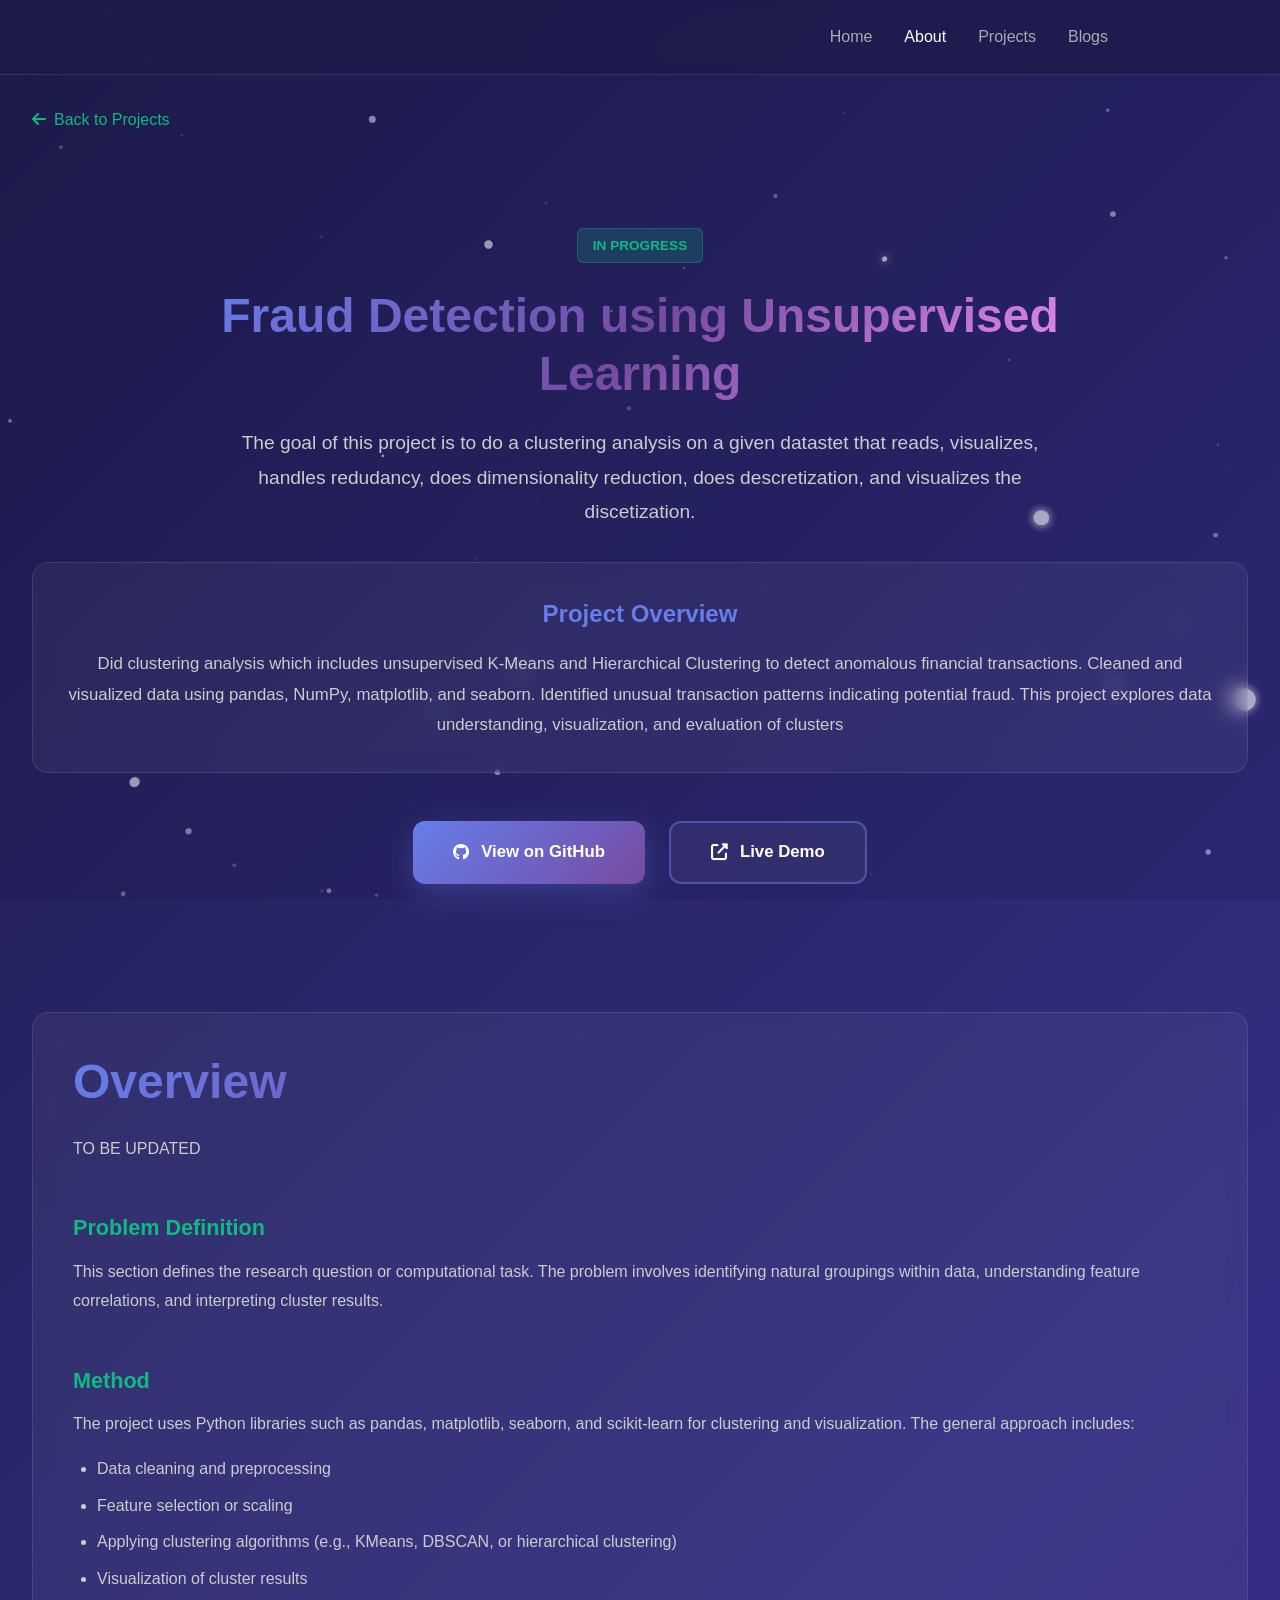
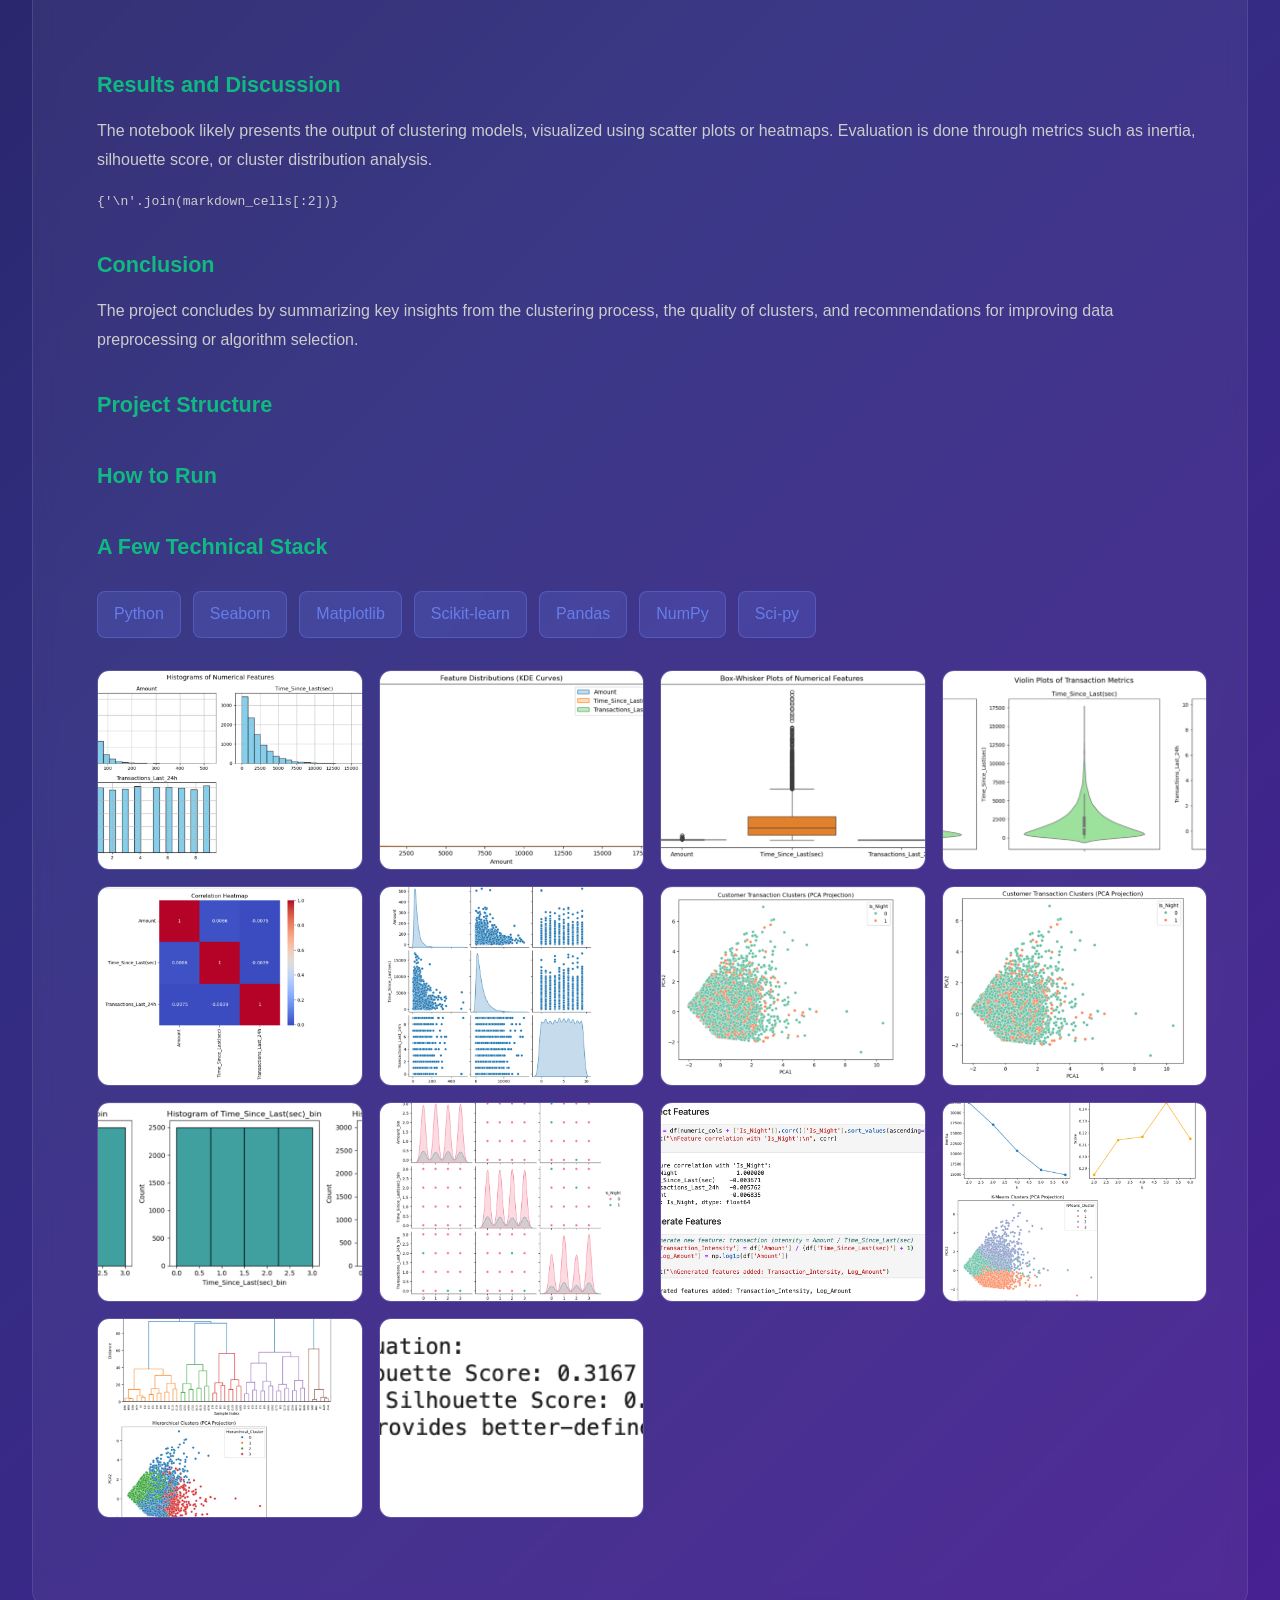
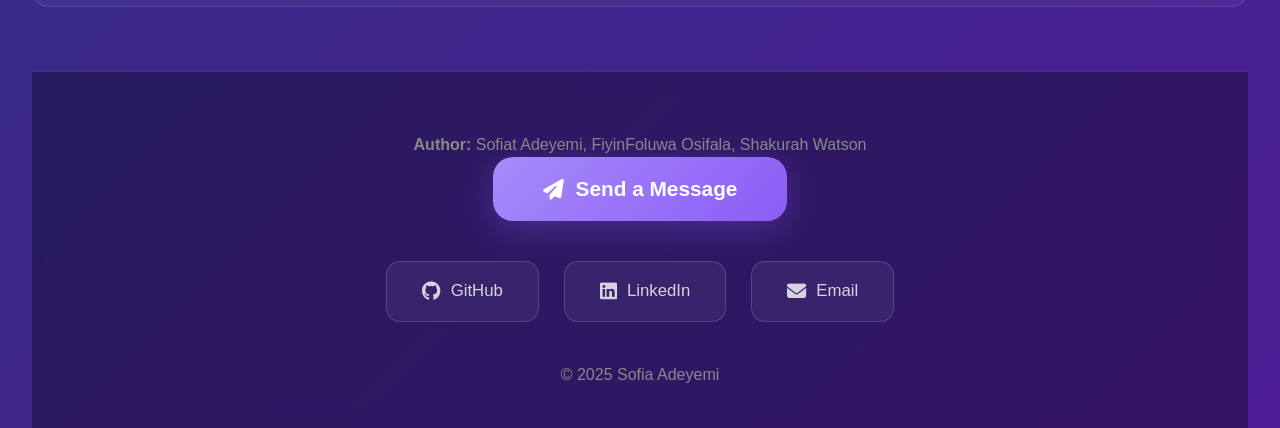
<file: projects/FraudDetection.html>
<!DOCTYPE html>
<html lang="en">
<head>
    <meta charset="UTF-8">
    <meta name="viewport" content="width=device-width, initial-scale=1.0">
    <title>FraudDetection</title>
    <link rel="stylesheet" href="https://cdnjs.cloudflare.com/ajax/libs/font-awesome/6.4.0/css/all.min.css">
    <link rel="stylesheet" href="project-style.css">
    <link rel="stylesheet" href="../style.css">

</head>
<body>
    <canvas class="particles-bg" id="particlesCanvas"></canvas>
    
    <header class="site-header">
        <div class="header-content">
            <nav>
                <ul class="nav-menu">
                  <li><a href="../index.html" class="nav-btn">Home</a></li>
                  <li><a href="../about.html" class="nav-btn active">About</a></li>
                  <li><a href="../projects.html" class="nav-btn">Projects</a></li>
                  <li><a href="../blogs.html" class="nav-btn">Blogs</a></li>
                </ul>
              </nav>
        </div>
    </header>

    <main>
        <div class="container">
            <a href="../projects.html" class="back-link">
                <i class="fas fa-arrow-left"></i> Back to Projects
            </a>

            <div class="project-hero">
                <div class="project-header">
                    <div class="project-badges">
                        <span class="badge badge-completed">IN PROGRESS</span>
                    </div>
                    <h1>Fraud Detection using Unsupervised Learning	</h1>
                    <p class="project-subtitle">
                        The goal of this project is to do a clustering analysis on a given datastet that reads, visualizes, handles redudancy, does dimensionality reduction, does descretization, and visualizes the discetization.
                    </p>
                </div>

                <div class="project-overview">
                    <h2>Project Overview</h2>
                    <p>
                    
                        Did clustering analysis which includes unsupervised K-Means and Hierarchical Clustering  to detect anomalous financial transactions. 
                        Cleaned and visualized data using pandas, NumPy, matplotlib, and seaborn.
                        Identified unusual transaction patterns indicating potential fraud.
                        This project explores data understanding, visualization, and evaluation of clusters
                    </p>
                </div>

                <div class="project-links">
                    <a href="https://github.com/sofiaade/Fraud_Detetction_Using_Unsupervised_Learning" class="btn btn-primary">
                        <i class="fab fa-github"></i> View on GitHub
                    </a>
                    <a href="#" class="btn btn-secondary">
                        <i class="fas fa-external-link-alt"></i> Live Demo
                    </a>
                </div>

            </div>

            <div class="project-content">
                <h1>Overview</h1>
                <p>
                    TO BE UPDATED
                </p>

                <h3>Problem  Definition</h3>
                    <p>This section defines the research question or computational task. 
                    The problem involves identifying natural groupings within data, understanding feature correlations, and interpreting cluster results.</p>
        
                <h3>Method</h3>
                    <p>The project uses Python libraries such as pandas, matplotlib, seaborn, and scikit-learn for clustering and visualization.
                    The general approach includes:</p>
                    <ul>
                        <li>Data cleaning and preprocessing</li>
                        <li>Feature selection or scaling</li>
                        <li>Applying clustering algorithms (e.g., KMeans, DBSCAN, or hierarchical clustering)</li>
                        <li>Visualization of cluster results</li>
                    </ul>
                 <p>
                    <ul>

                            <h3>Results and Discussion</h3>
                            <p>The notebook likely presents the output of clustering models, visualized using scatter plots or heatmaps. 
                            Evaluation is done through metrics such as inertia, silhouette score, or cluster distribution analysis.</p>
                            <pre>{'\n'.join(markdown_cells[:2])}</pre>
                    
                      
                            <h3>Conclusion</h3>
                            <p>The project concludes by summarizing key insights from the clustering process, the quality of clusters, 
                            and recommendations for improving data preprocessing or algorithm selection.</p>
                    
                   
                        
                   
                        

                      
                        <h3>Project Structure</h3>




                    <h3>How to Run</h3>
                        <ol>
                        
                        </ol>

                <h3> A Few Technical Stack</h3>
                <div class="tech-stack">
                    <span class="tech-tag">Python</span>
                    <span class="tech-tag">Seaborn</span>
                    <span class="tech-tag">Matplotlib</span>
                    <span class="tech-tag">Scikit-learn</span>
                    <span class="tech-tag">Pandas</span>
                    <span class="tech-tag">NumPy</span>
                    <span class="tech-tag">Sci-py</span>
                    
                </div>

               
                <div class="image-gallery">
                    <div class="gallery-image">
                        <img src="../images/FraudDetection/1.png">
                    </div>
                    <div class="gallery-image">
                        <img src="../images/FraudDetection/2.png">
                    </div>
                    <div class="gallery-image">
                        <img src="../images/FraudDetection/3.png">
                    </div>
                    <div class="gallery-image">
                        <img src="../images/FraudDetection/4.png">
                    </div>
                    <div class="gallery-image">
                        <img src="../images/FraudDetection/5.png">
                    </div>
                    <div class="gallery-image">
                        <img src="../images/FraudDetection/6.png">
                    </div>
                    <div class="gallery-image">
                        <img src="../images/FraudDetection/7.png">
                    </div>
                     <div class="gallery-image">
                        <img src="../images/FraudDetection/8.png">
                    </div>
                    <div class="gallery-image">
                        <img src="../images/FraudDetection/9.png">
                        </div>
                    <div class="gallery-image">
                        <img src="../images/FraudDetection/10.png">
                    </div>
                    <div class="gallery-image">
                        <img src="../images/FraudDetection/11.png">
                    </div>
                    <div class="gallery-image">
                        <img src="../images/FraudDetection/12.png">
                    </div>
                    <div class="gallery-image">
                       <img src="../images/FraudDetection/13.png">
                    </div>
                    <div class="gallery-image">
                       <img src="../images/FraudDetection/14.png">
                    </div>
                </div>
             
                 
                </div>
                     
    <footer>

        <p><strong>Author:</strong> Sofiat Adeyemi, FiyinFoluwa Osifala, Shakurah Watson </p>

        <div class="footer-container">
            <button class="send-message-btn" onclick="openContactForm()">
                <i class="fas fa-paper-plane"></i>
                <span>Send a Message</span>
             </button>

              <div class="social-links">
                <a href="https://github.com/sofiaade" class = "social-btn" target="_blank">
                  <i class="fab fa-github"></i>
                  <span> GitHub </span>
                </a>

                <a href="https://www.linkedin.com/in/sofiat-adeyemi-9b7464219/" class = "social-btn"  target="_blank">
                  <i class="fab fa-linkedin"></i>
                  <span> LinkedIn </span>
                </a>

                <a href="mailto:sofiatadeyemi78@gmail.com" class = "social-btn" >
                  <i class="fas fa-envelope"></i>
                  <span> Email </span>
                </a>
              </div>

            <div class="container">
                <p>&copy; 2025 Sofia Adeyemi</p>
            </div>
        </div>
    </footer>
   
   <!-- Contact Form Modal -->
   <div class="modal-overlay" id="contactModal" onclick="closeModalOnOutsideClick(event)">
    <div class="modal-content" onclick="event.stopPropagation()">
        <div class="modal-header">
            <h2 class="modal-title">Get in Touch</h2>
            <button class="close-btn" onclick="closeContactForm()">
                <i class="fas fa-times"></i>
            </button>
        </div>

        <form id="contactForm" action="https://formspree.io/f/mldadgae" method="POST">
            <div class="form-group">
                <label class="form-label">Name</label>
                <input 
                    type="text" 
                    class="form-input" 
                    name="name"
                    placeholder="Enter your name" 
                    required
                >
            </div>

            <div class="form-group">
                <label class="form-label">Email</label>
                <input 
                    type="email" 
                    class="form-input" 
                    name="email"
                    placeholder="Enter your email" 
                    required
                >
            </div>

            <div class="form-group">
                <label class="form-label">Message</label>
                <textarea 
                    class="form-textarea" 
                    name="message"
                    placeholder="Write your message here" 
                    required
                ></textarea>
            </div>

            <button type="submit" class="submit-btn" id="submitBtn">
                <span>Send Message</span>
                <i class="fas fa-paper-plane"></i>
            </button>

            <div class="success-message" id="successMessage">
                ✓ Message sent successfully!
            </div>
        </form>
    </div>
</div>

<script>
    function openContactForm() {
        document.getElementById('contactModal').classList.add('active');
        document.body.style.overflow = 'hidden';
    }

    function closeContactForm() {
        document.getElementById('contactModal').classList.remove('active');
        document.body.style.overflow = '';
        document.getElementById('contactForm').reset();
        document.getElementById('successMessage').classList.remove('show');
    }

    function closeModalOnOutsideClick(event) {
        if (event.target.id === 'contactModal') {
            closeContactForm();
        }
    }

    // Handle form submission with Formspree
    const form = document.getElementById('contactForm');
    const submitBtn = document.getElementById('submitBtn');
    const successMessage = document.getElementById('successMessage');

    form.addEventListener('submit', async function(e) {
        e.preventDefault();
        
        // Disable submit button
        submitBtn.disabled = true;
        submitBtn.innerHTML = '<span>Sending...</span>';

        try {
            const response = await fetch(form.action, {
                method: 'POST',
                body: new FormData(form),
                headers: {
                    'Accept': 'application/json'
                }
            });

            if (response.ok) {
                // Show success message
                successMessage.classList.add('show');
                form.reset();
                
                // Close modal after 2 seconds
                setTimeout(() => {
                    closeContactForm();
                }, 2000);
            } else {
                alert('Oops! There was a problem sending your message. Please try again.');
            }
        } catch (error) {
            alert('Oops! There was a problem sending your message. Please try again.');
        } finally {
            // Re-enable submit button
            submitBtn.disabled = false;
            submitBtn.innerHTML = '<span>Send Message</span><i class="fas fa-paper-plane"></i>';
        }
    });

    // Close modal with Escape key
    document.addEventListener('keydown', function(event) {
        if (event.key === 'Escape') {
            closeContactForm();
        }
    });
</script>

    <script>
        // Star field animation
        const canvas = document.getElementById('particlesCanvas');
        const ctx = canvas.getContext('2d');
        
        canvas.width = window.innerWidth;
        canvas.height = window.innerHeight;

        const stars = [];
        const starCount = 200;
        
        class Star {
            constructor() {
                this.x = Math.random() * canvas.width;
                this.y = Math.random() * canvas.height;
                this.z = Math.random() * canvas.width;
                this.radius = Math.random() * 1.5 + 0.5;
                this.speed = Math.random() * 0.5 + 0.2;
            }
            
            update() {
                this.z -= this.speed;
                if (this.z <= 0) {
                    this.z = canvas.width;
                    this.x = Math.random() * canvas.width;
                    this.y = Math.random() * canvas.height;
                }
            }
            
            draw() {
                const x = (this.x - canvas.width / 2) * (canvas.width / this.z);
                const y = (this.y - canvas.height / 2) * (canvas.width / this.z);
                const s = this.radius * (canvas.width / this.z);
                
                const screenX = x + canvas.width / 2;
                const screenY = y + canvas.height / 2;
                
                if (screenX < 0 || screenX > canvas.width || screenY < 0 || screenY > canvas.height) {
                    return;
                }
                
                const opacity = 1 - this.z / canvas.width;
                
                ctx.beginPath();
                ctx.arc(screenX, screenY, s, 0, Math.PI * 2);
                ctx.fillStyle = `rgba(255, 255, 255, ${opacity})`;
                ctx.fill();
                
                if (opacity > 0.7) {
                    ctx.shadowBlur = 10;
                    ctx.shadowColor = 'rgba(255, 255, 255, 0.8)';
                    ctx.fill();
                    ctx.shadowBlur = 0;
                }
            }
        }
        
        for (let i = 0; i < starCount; i++) {
            stars.push(new Star());
        }
        
        function animate() {
            ctx.fillStyle = 'rgba(30, 27, 75, 0.1)';
            ctx.fillRect(0, 0, canvas.width, canvas.height);
            
            stars.forEach(star => {
                star.update();
                star.draw();
            });
            
            requestAnimationFrame(animate);
        }
        
        animate();
        
        window.addEventListener('resize', () => {
            canvas.width = window.innerWidth;
            canvas.height = window.innerHeight;
        });

        // Dynamic greeting based on time
        const greetings = ['Hello', 'Hi', 'Hey', 'Greetings', 'Welcome'];
        const hour = new Date().getHours();
        let greeting = 'Hello';
        
        if (hour < 12) greeting = 'Good morning';
        else if (hour < 18) greeting = 'Good afternoon';
        else greeting = 'Good evening';
        
        document.getElementById('hello-message').textContent = greeting;

        // Smooth scroll
        document.querySelectorAll('a[href^="#"]').forEach(anchor => {
            anchor.addEventListener('click', function (e) {
                e.preventDefault();
                const target = document.querySelector(this.getAttribute('href'));
                if (target) {
                    target.scrollIntoView({ behavior: 'smooth' });
                }
            });
        });

        // Active nav link on scroll
        window.addEventListener('scroll', () => {
            const sections = document.querySelectorAll('section, .homepage-container');
            const navLinks = document.querySelectorAll('.nav-btn');
            
            let current = '';
            sections.forEach(section => {
                const sectionTop = section.offsetTop;
                if (pageYOffset >= sectionTop - 200) {
                    current = section.getAttribute('id');
                }
            });
            
            navLinks.forEach(link => {
                link.classList.remove('active');
                if (link.getAttribute('href') === '#' + current) {
                    link.classList.add('active');
                }
            });
        });


    </script>
</body>
</html>
</file>
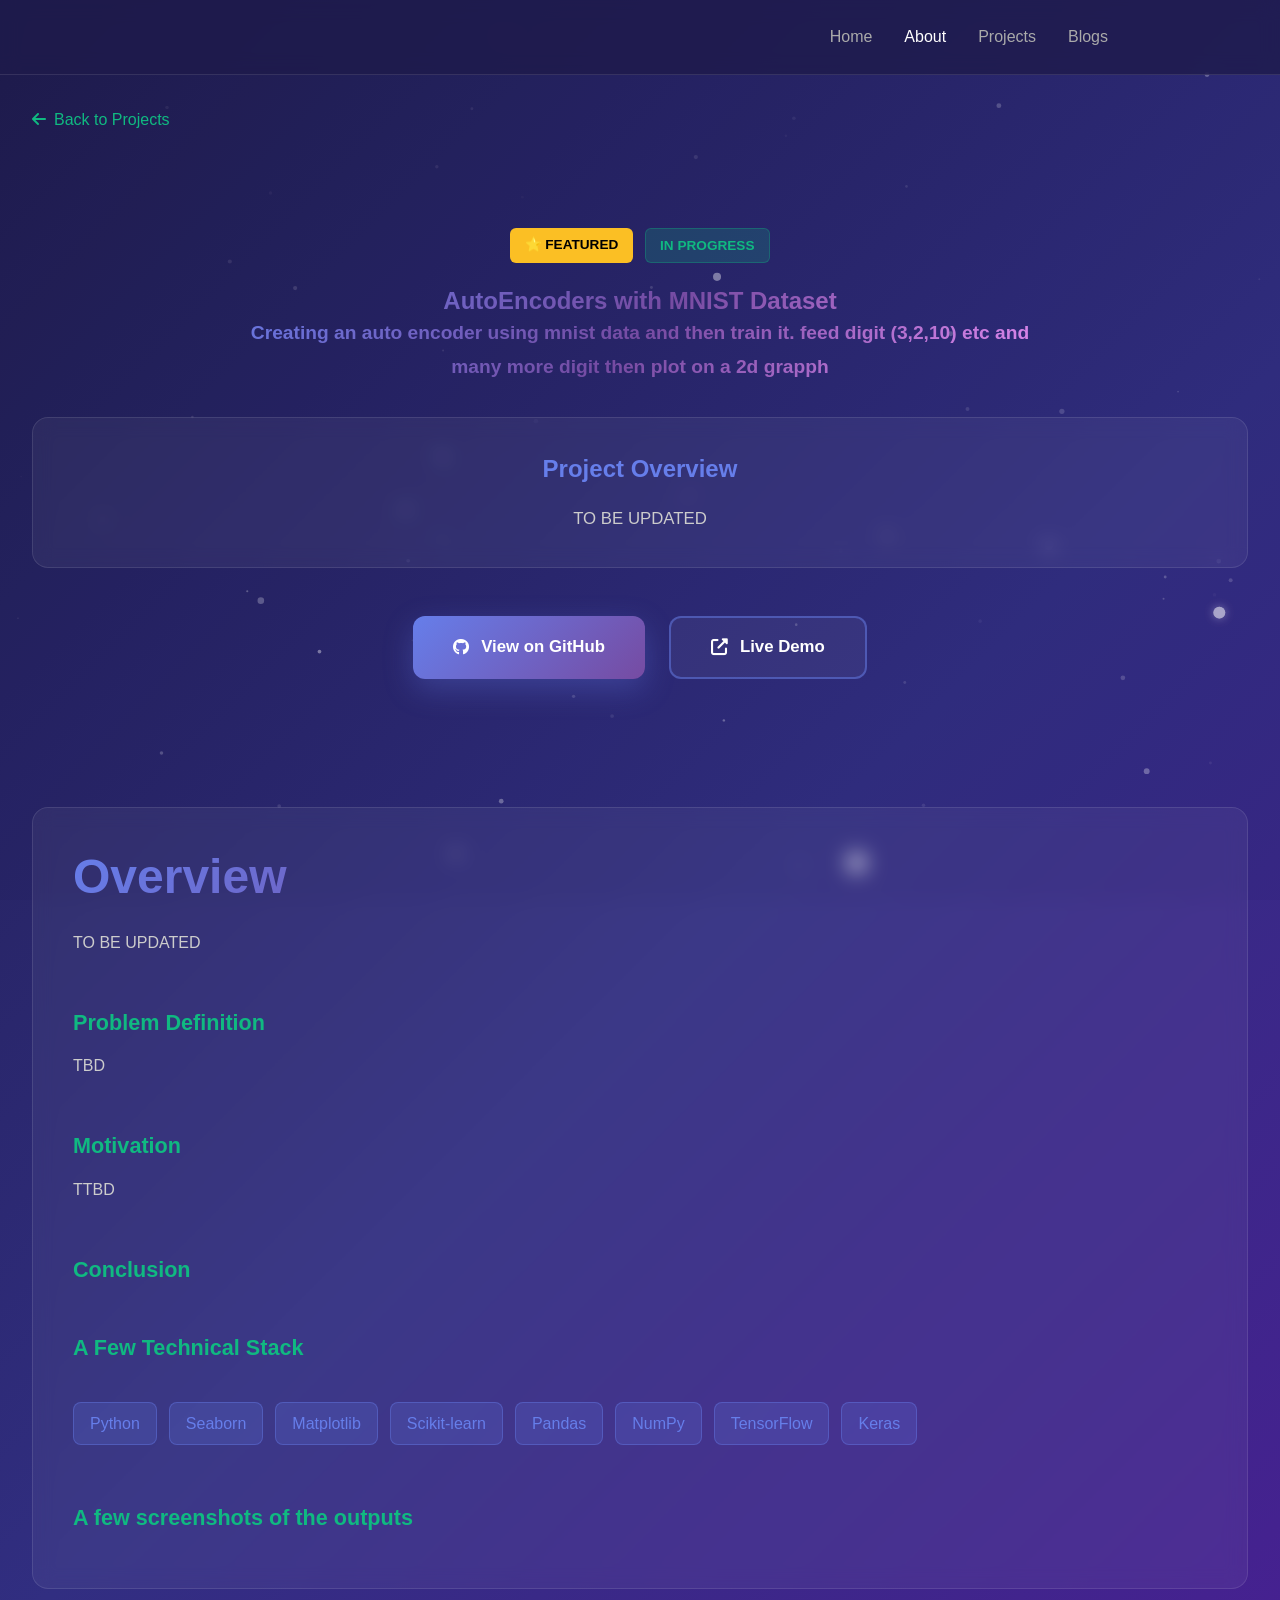
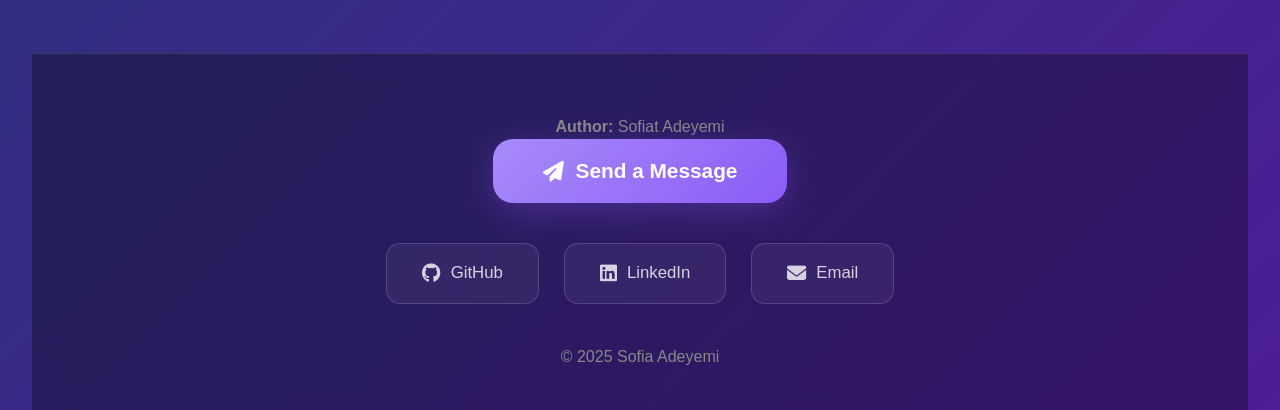
<file: projects/MnistAutoEncoders.html>
<!DOCTYPE html>
<html lang="en">
<head>
    <meta charset="UTF-8">
    <meta name="viewport" content="width=device-width, initial-scale=1.0">
    <title>TrafficSignRecognition</title>
    <link rel="stylesheet" href="https://cdnjs.cloudflare.com/ajax/libs/font-awesome/6.4.0/css/all.min.css">
    <link rel="stylesheet" href="project-style.css">
    <link rel="stylesheet" href="../style.css">

</head>
<body>
    <canvas class="particles-bg" id="particlesCanvas"></canvas>
    
    <header class="site-header">
        <div class="header-content">
            <nav>
                <ul class="nav-menu">
                  <li><a href="../index.html" class="nav-btn">Home</a></li>
                  <li><a href="../about.html" class="nav-btn active">About</a></li>
                  <li><a href="../projects.html" class="nav-btn">Projects</a></li>
                  <li><a href="../blogs.html" class="nav-btn">Blogs</a></li>
                </ul>
              </nav>
        </div>
    </header>

    <main>
        <div class="container">
            <a href="../projects.html" class="back-link">
                <i class="fas fa-arrow-left"></i> Back to Projects
            </a>

            <div class="project-hero">
                <div class="project-header">
                    <div class="project-badges">
                        <span class="badge badge-featured">⭐ FEATURED</span>
                        <span class="badge badge-completed"> IN PROGRESS</span>
                    </div>
                    <h1 class="project-title">AutoEncoders with MNIST Dataset </h>
                        <p class="project-subtitle">
                            Creating an auto encoder using mnist data and then train it. feed digit (3,2,10) etc and many more digit then plot on  a 2d grapph

                        </p>
                </div>

                <div class="project-overview">
                    <h2>Project Overview</h2>
                    <p>
                        TO BE UPDATED
                    </p>
                </div>

                <div class="project-links">
                    <a href="https://github.com/sofiaade/Traffic_Sign_Recognition_Using_Custom_CNN" class="btn btn-primary">
                        <i class="fab fa-github"></i> View on GitHub
                    </a>
                    <a href="#" class="btn btn-secondary">
                        <i class="fas fa-external-link-alt"></i> Live Demo
                    </a>
                </div>

            </div>

            <div class="project-content">
                <h1>Overview</h1>
                <p>
                    TO BE UPDATED
                </p>

                <h3>Problem  Definition</h3>
                 <p>
                   TBD     </p>

                 <h3>Motivation</h3>
                <p>TTBD 
                </p>
             
                   
                   
                        
                       
                

                        <h3>Conclusion</h3>

                <h3> A Few Technical Stack</h3>
                <div class="tech-stack">
                    <span class="tech-tag">Python</span>
                    <span class="tech-tag">Seaborn</span>
                    <span class="tech-tag">Matplotlib</span>
                    <span class="tech-tag">Scikit-learn</span>
                    <span class="tech-tag">Pandas</span>
                    <span class="tech-tag">NumPy</span>
                    <span class="tech-tag">TensorFlow</span>
                    <span class="tech-tag">Keras</span>
                    
                </div>

               
                <h3>A few screenshots of the outputs </h3>
             
                 
                </div>
                   
    <footer>

        <p><strong>Author:</strong> Sofiat Adeyemi </p>

        <div class="footer-container">
            <button class="send-message-btn" onclick="openContactForm()">
                <i class="fas fa-paper-plane"></i>
                <span>Send a Message</span>
             </button>

              <div class="social-links">
                <a href="https://github.com/sofiaade" class = "social-btn" target="_blank">
                  <i class="fab fa-github"></i>
                  <span> GitHub </span>
                </a>

                <a href="https://www.linkedin.com/in/sofiat-adeyemi-9b7464219/" class = "social-btn"  target="_blank">
                  <i class="fab fa-linkedin"></i>
                  <span> LinkedIn </span>
                </a>

                <a href="mailto:sofiatadeyemi78@gmail.com" class = "social-btn" >
                  <i class="fas fa-envelope"></i>
                  <span> Email </span>
                </a>
              </div>

            <div class="container">
                <p>&copy; 2025 Sofia Adeyemi</p>
            </div>
        </div>
    </footer>
   
   <!-- Contact Form Modal -->
   <div class="modal-overlay" id="contactModal" onclick="closeModalOnOutsideClick(event)">
    <div class="modal-content" onclick="event.stopPropagation()">
        <div class="modal-header">
            <h2 class="modal-title">Get in Touch</h2>
            <button class="close-btn" onclick="closeContactForm()">
                <i class="fas fa-times"></i>
            </button>
        </div>

        <form id="contactForm" action="https://formspree.io/f/mldadgae" method="POST">
            <div class="form-group">
                <label class="form-label">Name</label>
                <input 
                    type="text" 
                    class="form-input" 
                    name="name"
                    placeholder="Enter your name" 
                    required
                >
            </div>

            <div class="form-group">
                <label class="form-label">Email</label>
                <input 
                    type="email" 
                    class="form-input" 
                    name="email"
                    placeholder="Enter your email" 
                    required
                >
            </div>

            <div class="form-group">
                <label class="form-label">Message</label>
                <textarea 
                    class="form-textarea" 
                    name="message"
                    placeholder="Write your message here" 
                    required
                ></textarea>
            </div>

            <button type="submit" class="submit-btn" id="submitBtn">
                <span>Send Message</span>
                <i class="fas fa-paper-plane"></i>
            </button>

            <div class="success-message" id="successMessage">
                ✓ Message sent successfully!
            </div>
        </form>
    </div>
</div>

<script>
    function openContactForm() {
        document.getElementById('contactModal').classList.add('active');
        document.body.style.overflow = 'hidden';
    }

    function closeContactForm() {
        document.getElementById('contactModal').classList.remove('active');
        document.body.style.overflow = '';
        document.getElementById('contactForm').reset();
        document.getElementById('successMessage').classList.remove('show');
    }

    function closeModalOnOutsideClick(event) {
        if (event.target.id === 'contactModal') {
            closeContactForm();
        }
    }

    // Handle form submission with Formspree
    const form = document.getElementById('contactForm');
    const submitBtn = document.getElementById('submitBtn');
    const successMessage = document.getElementById('successMessage');

    form.addEventListener('submit', async function(e) {
        e.preventDefault();
        
        // Disable submit button
        submitBtn.disabled = true;
        submitBtn.innerHTML = '<span>Sending...</span>';

        try {
            const response = await fetch(form.action, {
                method: 'POST',
                body: new FormData(form),
                headers: {
                    'Accept': 'application/json'
                }
            });

            if (response.ok) {
                // Show success message
                successMessage.classList.add('show');
                form.reset();
                
                // Close modal after 2 seconds
                setTimeout(() => {
                    closeContactForm();
                }, 2000);
            } else {
                alert('Oops! There was a problem sending your message. Please try again.');
            }
        } catch (error) {
            alert('Oops! There was a problem sending your message. Please try again.');
        } finally {
            // Re-enable submit button
            submitBtn.disabled = false;
            submitBtn.innerHTML = '<span>Send Message</span><i class="fas fa-paper-plane"></i>';
        }
    });

    // Close modal with Escape key
    document.addEventListener('keydown', function(event) {
        if (event.key === 'Escape') {
            closeContactForm();
        }
    });
</script>

    <script>
        // Star field animation
        const canvas = document.getElementById('particlesCanvas');
        const ctx = canvas.getContext('2d');
        
        canvas.width = window.innerWidth;
        canvas.height = window.innerHeight;

        const stars = [];
        const starCount = 200;
        
        class Star {
            constructor() {
                this.x = Math.random() * canvas.width;
                this.y = Math.random() * canvas.height;
                this.z = Math.random() * canvas.width;
                this.radius = Math.random() * 1.5 + 0.5;
                this.speed = Math.random() * 0.5 + 0.2;
            }
            
            update() {
                this.z -= this.speed;
                if (this.z <= 0) {
                    this.z = canvas.width;
                    this.x = Math.random() * canvas.width;
                    this.y = Math.random() * canvas.height;
                }
            }
            
            draw() {
                const x = (this.x - canvas.width / 2) * (canvas.width / this.z);
                const y = (this.y - canvas.height / 2) * (canvas.width / this.z);
                const s = this.radius * (canvas.width / this.z);
                
                const screenX = x + canvas.width / 2;
                const screenY = y + canvas.height / 2;
                
                if (screenX < 0 || screenX > canvas.width || screenY < 0 || screenY > canvas.height) {
                    return;
                }
                
                const opacity = 1 - this.z / canvas.width;
                
                ctx.beginPath();
                ctx.arc(screenX, screenY, s, 0, Math.PI * 2);
                ctx.fillStyle = `rgba(255, 255, 255, ${opacity})`;
                ctx.fill();
                
                if (opacity > 0.7) {
                    ctx.shadowBlur = 10;
                    ctx.shadowColor = 'rgba(255, 255, 255, 0.8)';
                    ctx.fill();
                    ctx.shadowBlur = 0;
                }
            }
        }
        
        for (let i = 0; i < starCount; i++) {
            stars.push(new Star());
        }
        
        function animate() {
            ctx.fillStyle = 'rgba(30, 27, 75, 0.1)';
            ctx.fillRect(0, 0, canvas.width, canvas.height);
            
            stars.forEach(star => {
                star.update();
                star.draw();
            });
            
            requestAnimationFrame(animate);
        }
        
        animate();
        
        window.addEventListener('resize', () => {
            canvas.width = window.innerWidth;
            canvas.height = window.innerHeight;
        });

        // Dynamic greeting based on time
        const greetings = ['Hello', 'Hi', 'Hey', 'Greetings', 'Welcome'];
        const hour = new Date().getHours();
        let greeting = 'Hello';
        
        if (hour < 12) greeting = 'Good morning';
        else if (hour < 18) greeting = 'Good afternoon';
        else greeting = 'Good evening';
        
        document.getElementById('hello-message').textContent = greeting;

        // Smooth scroll
        document.querySelectorAll('a[href^="#"]').forEach(anchor => {
            anchor.addEventListener('click', function (e) {
                e.preventDefault();
                const target = document.querySelector(this.getAttribute('href'));
                if (target) {
                    target.scrollIntoView({ behavior: 'smooth' });
                }
            });
        });

        // Active nav link on scroll
        window.addEventListener('scroll', () => {
            const sections = document.querySelectorAll('section, .homepage-container');
            const navLinks = document.querySelectorAll('.nav-btn');
            
            let current = '';
            sections.forEach(section => {
                const sectionTop = section.offsetTop;
                if (pageYOffset >= sectionTop - 200) {
                    current = section.getAttribute('id');
                }
            });
            
            navLinks.forEach(link => {
                link.classList.remove('active');
                if (link.getAttribute('href') === '#' + current) {
                    link.classList.add('active');
                }
            });
        });


    </script>
</body>
</html>
</file>
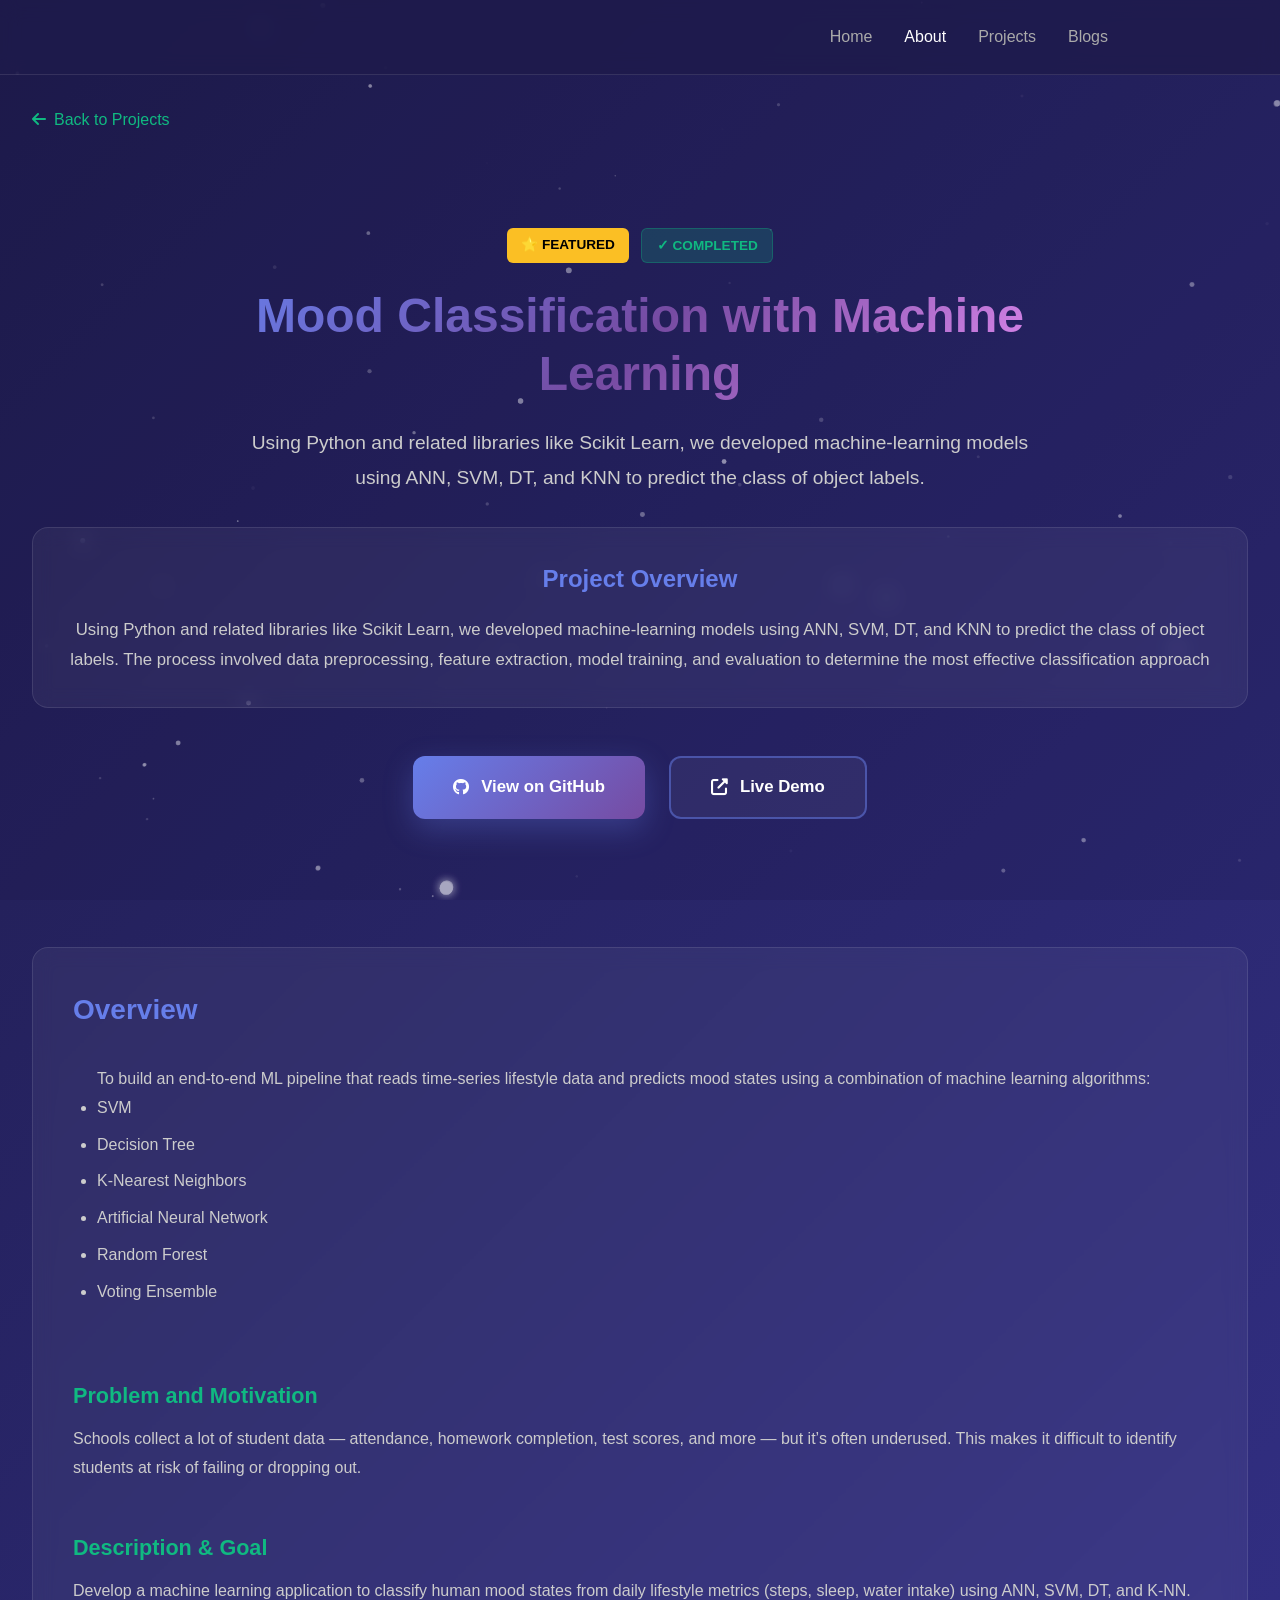
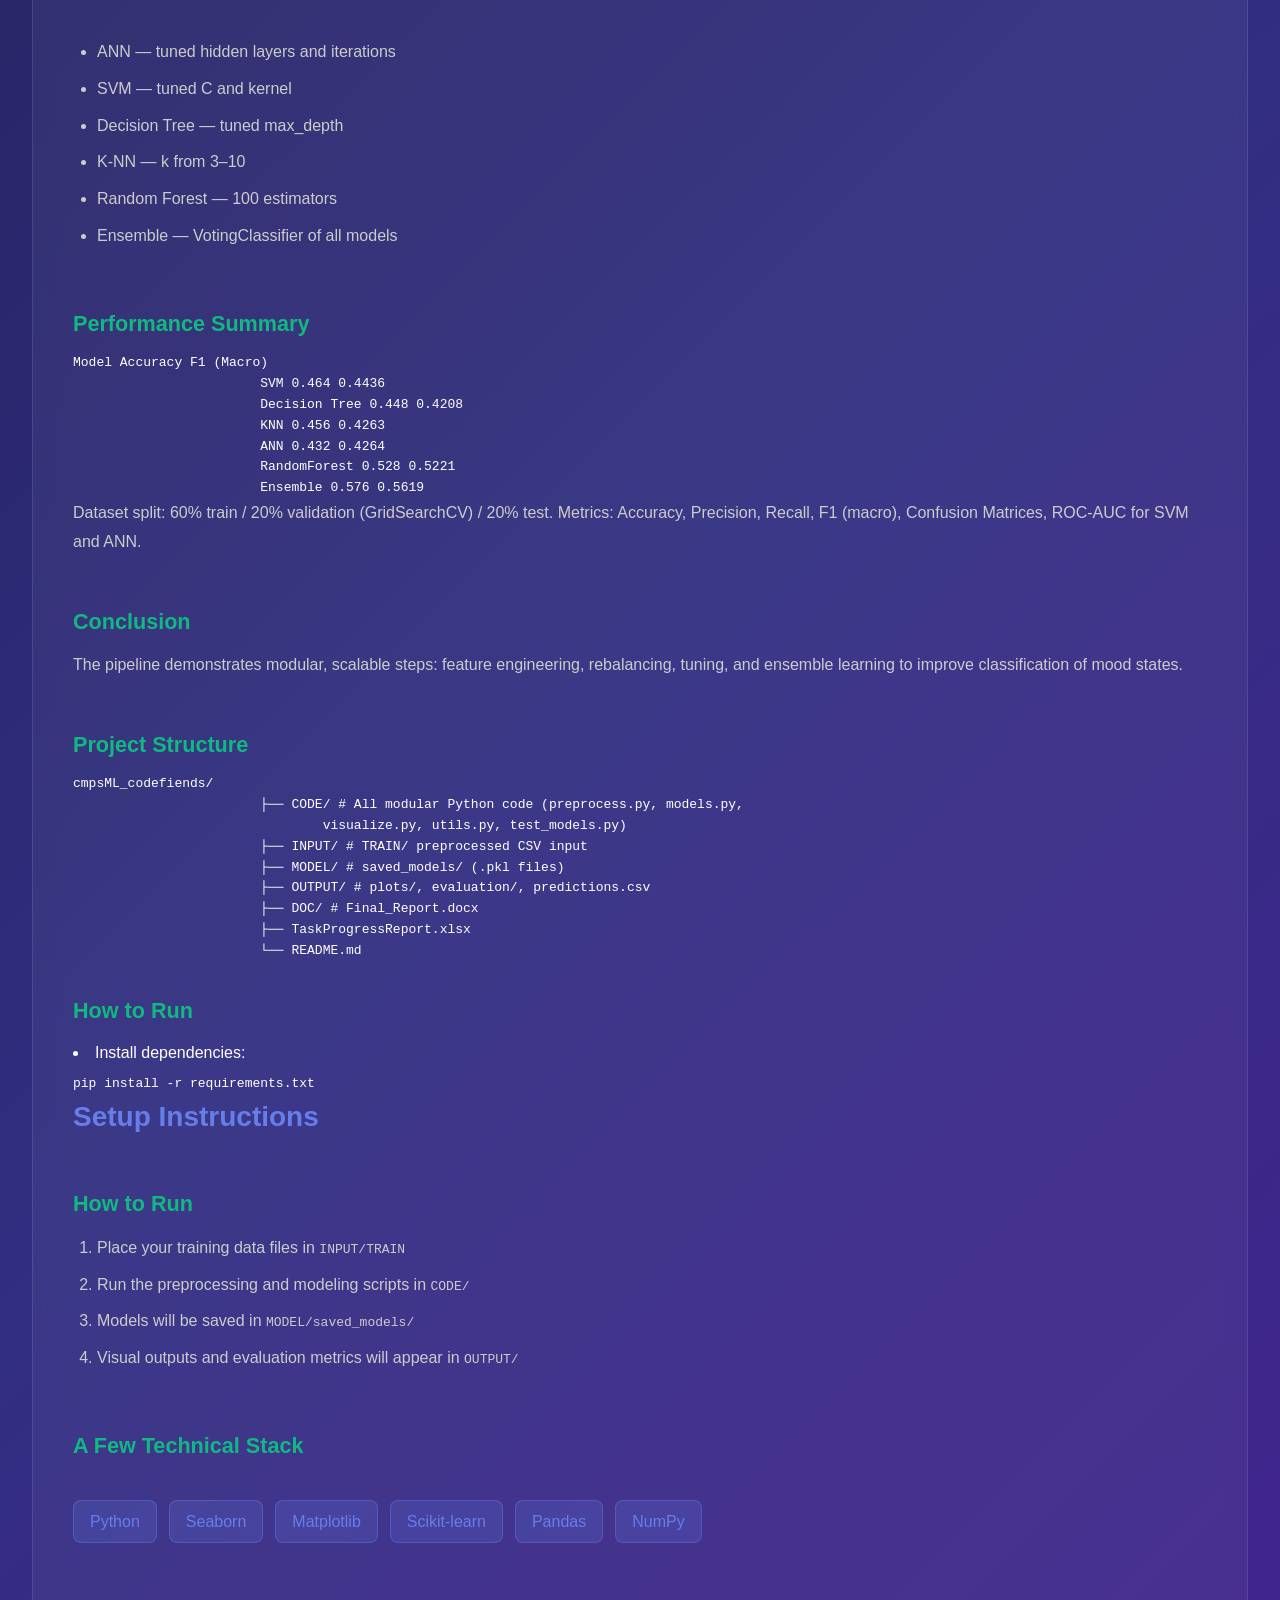
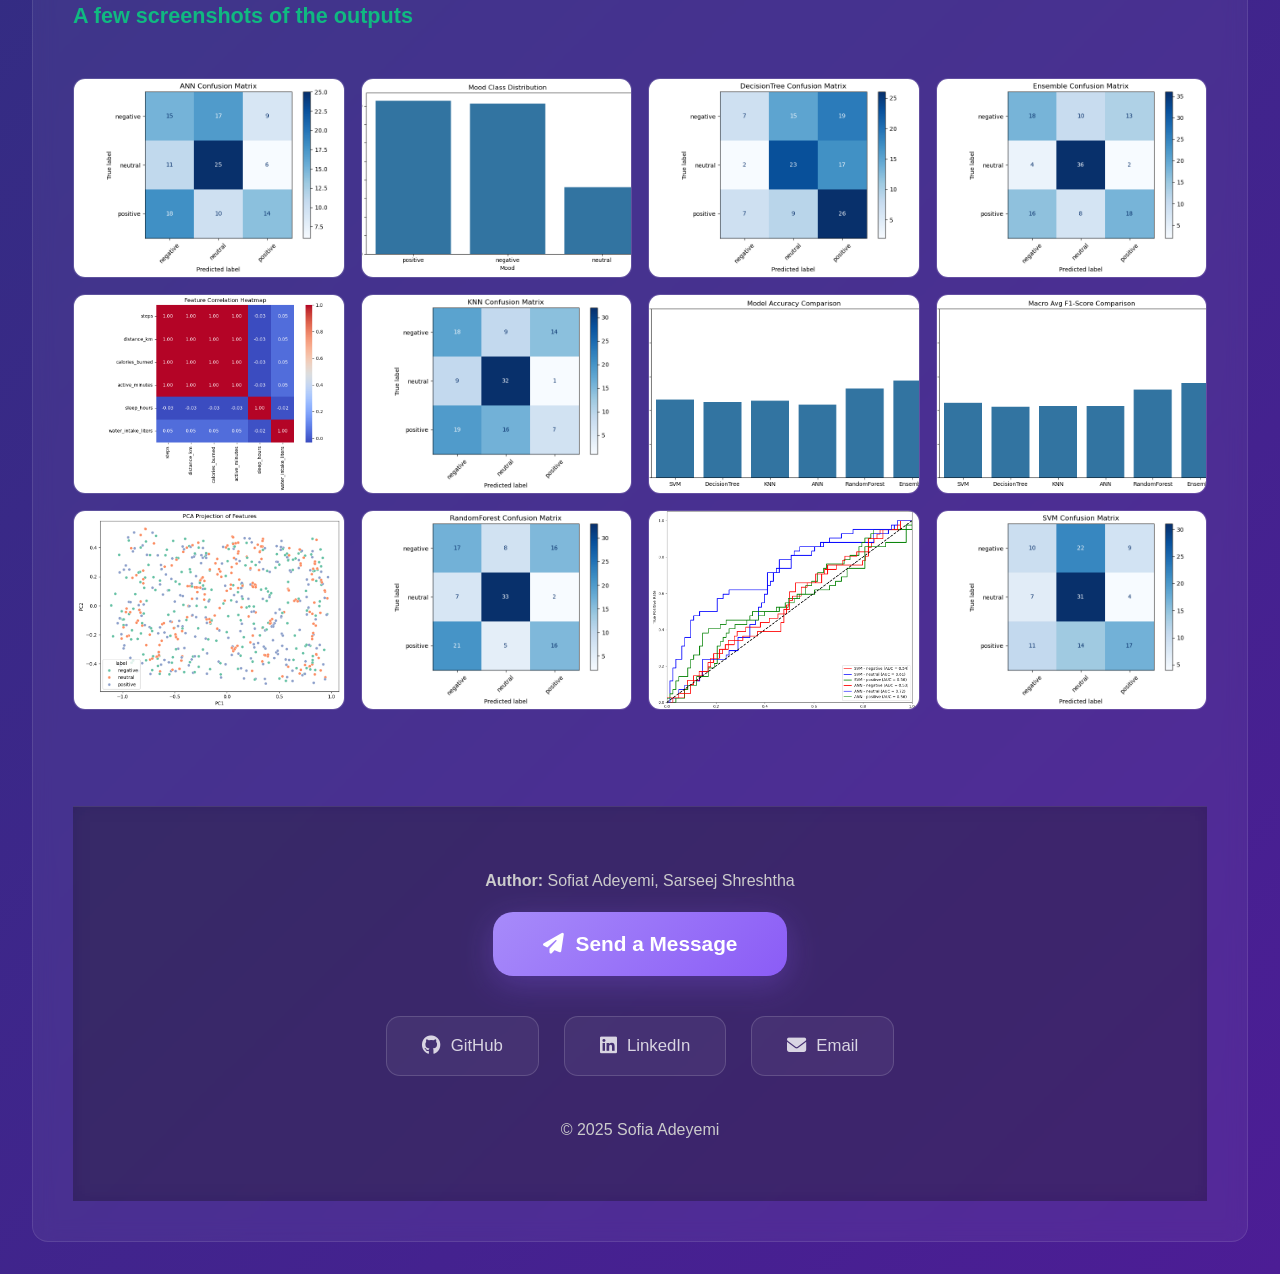
<file: projects/MoodClassification.html>
<!DOCTYPE html>
<html lang="en">
<head>
    <meta charset="UTF-8">
    <meta name="viewport" content="width=device-width, initial-scale=1.0">
    <title>PStudent Performance</title>
    <link rel="stylesheet" href="https://cdnjs.cloudflare.com/ajax/libs/font-awesome/6.4.0/css/all.min.css">
    <link rel="stylesheet" href="project-style.css">
    <link rel="stylesheet" href="../style.css">

</head>
<body>
    <canvas class="particles-bg" id="particlesCanvas"></canvas>
    
    <header class="site-header">
        <div class="header-content">
            <nav>
                <ul class="nav-menu">
                  <li><a href="../home.html" class="nav-btn">Home</a></li>
                  <li><a href="../about.html" class="nav-btn active">About</a></li>
                  <li><a href="../projects.html" class="nav-btn">Projects</a></li>
                  <li><a href="../blogs.html" class="nav-btn">Blogs</a></li>
                </ul>
              </nav>
        </div>
    </header>

    <main>
        <div class="container">
            <a href="../projects.html" class="back-link">
                <i class="fas fa-arrow-left"></i> Back to Projects
            </a>

            <div class="project-hero">
                <div class="project-header">
                    <div class="project-badges">
                        <span class="badge badge-featured">⭐ FEATURED</span>
                        <span class="badge badge-completed">✓ COMPLETED</span>
                    </div>
                    <h1>Mood Classification with Machine Learning	</h1>
                    <p class="project-subtitle">
                        Using Python and related libraries like Scikit Learn, we developed machine-learning models using ANN, SVM, DT, and KNN to predict the class of object labels. 
                    </p>
                </div>

                <div class="project-overview">
                    <h2>Project Overview</h2>
                    <p>
                        Using Python and related libraries like Scikit Learn, we developed machine-learning models using ANN, SVM, DT, and KNN to predict the class of object labels.
                        The process involved data preprocessing, feature extraction, model training, and evaluation to determine the most effective classification approach
                    </p>
                </div>

                <div class="project-links">
                    <a href="https://github.com/sofiaade/cmpsML_codefiends" class="btn btn-primary">
                        <i class="fab fa-github"></i> View on GitHub
                    </a>
                    <a href="#" class="btn btn-secondary">
                        <i class="fas fa-external-link-alt"></i> Live Demo
                    </a>
                </div>

            </div>

            <div class="project-content">
                <h2>Overview</h2>
                <p>
                    <ul>
                        To build an end-to-end ML pipeline that reads time-series lifestyle data and predicts mood states using a combination of machine learning algorithms:  
                        <li> SVM  </li>
                        <li> Decision Tree  </li>
                        <li> K-Nearest Neighbors  </li>
                        <li> Artificial Neural Network  </li>
                        <li> Random Forest  </li>
                        <li> Voting Ensemble</li>
                    </ul>
                </p>

                <h3>Problem and Motivation</h3>
                 <p>
                     Schools collect a lot of student data — attendance, homework completion, test scores, and more — but it’s often underused. This makes it difficult to identify students at risk of failing or dropping out.
                 </p>

                 <h3>Description & Goal</h3>
                <p>Develop a machine learning application to classify human mood states from daily lifestyle metrics (steps, sleep, water intake) using ANN, SVM, DT, and K-NN.

                </p>
                <p>
                    <ul>
                        <li>ANN — tuned hidden layers and iterations</li>
                        <li>SVM — tuned C and kernel</li>
                        <li>Decision Tree — tuned max_depth</li>
                        <li>K-NN — k from 3–10</li>
                        <li>Random Forest — 100 estimators</li>
                        <li>Ensemble — VotingClassifier of all models</li>
                        </ul>
                        
                        
                        <h3>Performance Summary</h3>
                        <pre>Model Accuracy F1 (Macro)
                        SVM 0.464 0.4436
                        Decision Tree 0.448 0.4208
                        KNN 0.456 0.4263
                        ANN 0.432 0.4264
                        RandomForest 0.528 0.5221
                        Ensemble 0.576 0.5619</pre>
                        
                        
                        <p>Dataset split: 60% train / 20% validation (GridSearchCV) / 20% test. Metrics: Accuracy, Precision, Recall, F1 (macro), Confusion Matrices, ROC-AUC for SVM and ANN.</p>
                        
                        
                        <h3>Conclusion</h3>
                        <p>The pipeline demonstrates modular, scalable steps: feature engineering, rebalancing, tuning, and ensemble learning to improve classification of mood states.</p>
                  
                        <h3>Project Structure</h3>
                        <pre>cmpsML_codefiends/
                        ├── CODE/ # All modular Python code (preprocess.py, models.py, 
                                visualize.py, utils.py, test_models.py)
                        ├── INPUT/ # TRAIN/ preprocessed CSV input
                        ├── MODEL/ # saved_models/ (.pkl files)
                        ├── OUTPUT/ # plots/, evaluation/, predictions.csv
                        ├── DOC/ # Final_Report.docx
                        ├── TaskProgressReport.xlsx
                        └── README.md</pre>
                        
                        
                        <h3>How to Run</h3>
                        <li>Install dependencies:</li>
                        <pre>pip install -r requirements.txt</pre>
                        <h2>Setup Instructions</h2>



                    <h3>How to Run</h3>
                        <ol>
                            <li>Place your training data files in <code>INPUT/TRAIN</code></li>
                            <li>Run the preprocessing and modeling scripts in <code>CODE/</code></li>
                            <li>Models will be saved in <code>MODEL/saved_models/</code></li>
                            <li>Visual outputs and evaluation metrics will appear in <code>OUTPUT/</code></li>
                        </ol>
                


                <h3> A Few Technical Stack</h3>
                <div class="tech-stack">
                    <span class="tech-tag">Python</span>
                    <span class="tech-tag">Seaborn</span>
                    <span class="tech-tag">Matplotlib</span>
                    <span class="tech-tag">Scikit-learn</span>
                    <span class="tech-tag">Pandas</span>
                    <span class="tech-tag">NumPy</span>
                </div>

               
                <h3>A few screenshots of the outputs </h3>
                <div class="image-gallery">
                    <div class="gallery-image">
                        <img src="../images/plots/ann_confusion_matrix.png">
                    </div>
                    <div class="gallery-image">
                        <img src="../images/plots/class_distribution.png">
                    </div>
                    <div class="gallery-image">
                        <img src="../images/plots/decisiontree_confusion_matrix.png">
                    </div>
                    <div class="gallery-image">
                        <img src="../images/plots/ensemble_confusion_matrix.png">
                    </div>
                    <div class="gallery-image">
                        <img src="../images/plots/feature_correlation.png">
                    </div>
                    <div class="gallery-image">
                        <img src="../images/plots/knn_confusion_matrix.png">
                    </div>
                    <div class="gallery-image">
                        <img src="../images/plots/model_accuracy.png">
                    </div>
                     <div class="gallery-image">
                        <img src="../images/plots/model_f1_scores.png">
                    </div>
                    <div class="gallery-image">
                        <img src="../images/plots/pca_scatter.png">
                        </div>
                    <div class="gallery-image">
                        <img src="../images/plots/randomforest_confusion_matrix.png">
                    </div>
                    <div class="gallery-image">
                        <img src="../images/plots/roc_auc.png">
                    </div>
                    <div class="gallery-image">
                        <img src="../images/plots/svm_confusion_matrix.png">
                    </div>
                </div>
     
                <footer>

                    <p><strong>Author:</strong> Sofiat Adeyemi, Sarseej Shreshtha </p>

            <div class="footer-container">
            <button class="send-message-btn" onclick="openContactForm()">
                <i class="fas fa-paper-plane"></i>
                <span>Send a Message</span>
             </button>

              <div class="social-links">
                <a href="https://github.com/sofiaade" class = "social-btn" target="_blank">
                  <i class="fab fa-github"></i>
                  <span> GitHub </span>
                </a>

                <a href="https://www.linkedin.com/in/sofiat-adeyemi-9b7464219/" class = "social-btn"  target="_blank">
                  <i class="fab fa-linkedin"></i>
                  <span> LinkedIn </span>
                </a>

                <a href="mailto:sofiatadeyemi78@gmail.com" class = "social-btn" >
                  <i class="fas fa-envelope"></i>
                  <span> Email </span>
                </a>
              </div>

            <div class="container">
                <p>&copy; 2025 Sofia Adeyemi</p>
            </div>
        </div>
    </footer>
   
   <!-- Contact Form Modal -->
   <div class="modal-overlay" id="contactModal" onclick="closeModalOnOutsideClick(event)">
    <div class="modal-content" onclick="event.stopPropagation()">
        <div class="modal-header">
            <h2 class="modal-title">Get in Touch</h2>
            <button class="close-btn" onclick="closeContactForm()">
                <i class="fas fa-times"></i>
            </button>
        </div>

        <form id="contactForm" action="https://formspree.io/f/mldadgae" method="POST">
            <div class="form-group">
                <label class="form-label">Name</label>
                <input 
                    type="text" 
                    class="form-input" 
                    name="name"
                    placeholder="Enter your name" 
                    required
                >
            </div>

            <div class="form-group">
                <label class="form-label">Email</label>
                <input 
                    type="email" 
                    class="form-input" 
                    name="email"
                    placeholder="Enter your email" 
                    required
                >
            </div>

            <div class="form-group">
                <label class="form-label">Message</label>
                <textarea 
                    class="form-textarea" 
                    name="message"
                    placeholder="Write your message here" 
                    required
                ></textarea>
            </div>

            <button type="submit" class="submit-btn" id="submitBtn">
                <span>Send Message</span>
                <i class="fas fa-paper-plane"></i>
            </button>

            <div class="success-message" id="successMessage">
                ✓ Message sent successfully!
            </div>
        </form>
    </div>
</div>

<script>
    function openContactForm() {
        document.getElementById('contactModal').classList.add('active');
        document.body.style.overflow = 'hidden';
    }

    function closeContactForm() {
        document.getElementById('contactModal').classList.remove('active');
        document.body.style.overflow = '';
        document.getElementById('contactForm').reset();
        document.getElementById('successMessage').classList.remove('show');
    }

    function closeModalOnOutsideClick(event) {
        if (event.target.id === 'contactModal') {
            closeContactForm();
        }
    }

    // Handle form submission with Formspree
    const form = document.getElementById('contactForm');
    const submitBtn = document.getElementById('submitBtn');
    const successMessage = document.getElementById('successMessage');

    form.addEventListener('submit', async function(e) {
        e.preventDefault();
        
        // Disable submit button
        submitBtn.disabled = true;
        submitBtn.innerHTML = '<span>Sending...</span>';

        try {
            const response = await fetch(form.action, {
                method: 'POST',
                body: new FormData(form),
                headers: {
                    'Accept': 'application/json'
                }
            });

            if (response.ok) {
                // Show success message
                successMessage.classList.add('show');
                form.reset();
                
                // Close modal after 2 seconds
                setTimeout(() => {
                    closeContactForm();
                }, 2000);
            } else {
                alert('Oops! There was a problem sending your message. Please try again.');
            }
        } catch (error) {
            alert('Oops! There was a problem sending your message. Please try again.');
        } finally {
            // Re-enable submit button
            submitBtn.disabled = false;
            submitBtn.innerHTML = '<span>Send Message</span><i class="fas fa-paper-plane"></i>';
        }
    });

    // Close modal with Escape key
    document.addEventListener('keydown', function(event) {
        if (event.key === 'Escape') {
            closeContactForm();
        }
    });
</script>

    <script>
        // Star field animation
        const canvas = document.getElementById('particlesCanvas');
        const ctx = canvas.getContext('2d');
        
        canvas.width = window.innerWidth;
        canvas.height = window.innerHeight;

        const stars = [];
        const starCount = 200;
        
        class Star {
            constructor() {
                this.x = Math.random() * canvas.width;
                this.y = Math.random() * canvas.height;
                this.z = Math.random() * canvas.width;
                this.radius = Math.random() * 1.5 + 0.5;
                this.speed = Math.random() * 0.5 + 0.2;
            }
            
            update() {
                this.z -= this.speed;
                if (this.z <= 0) {
                    this.z = canvas.width;
                    this.x = Math.random() * canvas.width;
                    this.y = Math.random() * canvas.height;
                }
            }
            
            draw() {
                const x = (this.x - canvas.width / 2) * (canvas.width / this.z);
                const y = (this.y - canvas.height / 2) * (canvas.width / this.z);
                const s = this.radius * (canvas.width / this.z);
                
                const screenX = x + canvas.width / 2;
                const screenY = y + canvas.height / 2;
                
                if (screenX < 0 || screenX > canvas.width || screenY < 0 || screenY > canvas.height) {
                    return;
                }
                
                const opacity = 1 - this.z / canvas.width;
                
                ctx.beginPath();
                ctx.arc(screenX, screenY, s, 0, Math.PI * 2);
                ctx.fillStyle = `rgba(255, 255, 255, ${opacity})`;
                ctx.fill();
                
                if (opacity > 0.7) {
                    ctx.shadowBlur = 10;
                    ctx.shadowColor = 'rgba(255, 255, 255, 0.8)';
                    ctx.fill();
                    ctx.shadowBlur = 0;
                }
            }
        }
        
        for (let i = 0; i < starCount; i++) {
            stars.push(new Star());
        }
        
        function animate() {
            ctx.fillStyle = 'rgba(30, 27, 75, 0.1)';
            ctx.fillRect(0, 0, canvas.width, canvas.height);
            
            stars.forEach(star => {
                star.update();
                star.draw();
            });
            
            requestAnimationFrame(animate);
        }
        
        animate();
        
        window.addEventListener('resize', () => {
            canvas.width = window.innerWidth;
            canvas.height = window.innerHeight;
        });

        // Dynamic greeting based on time
        const greetings = ['Hello', 'Hi', 'Hey', 'Greetings', 'Welcome'];
        const hour = new Date().getHours();
        let greeting = 'Hello';
        
        if (hour < 12) greeting = 'Good morning';
        else if (hour < 18) greeting = 'Good afternoon';
        else greeting = 'Good evening';
        
        document.getElementById('hello-message').textContent = greeting;

        // Smooth scroll
        document.querySelectorAll('a[href^="#"]').forEach(anchor => {
            anchor.addEventListener('click', function (e) {
                e.preventDefault();
                const target = document.querySelector(this.getAttribute('href'));
                if (target) {
                    target.scrollIntoView({ behavior: 'smooth' });
                }
            });
        });

        // Active nav link on scroll
        window.addEventListener('scroll', () => {
            const sections = document.querySelectorAll('section, .homepage-container');
            const navLinks = document.querySelectorAll('.nav-btn');
            
            let current = '';
            sections.forEach(section => {
                const sectionTop = section.offsetTop;
                if (pageYOffset >= sectionTop - 200) {
                    current = section.getAttribute('id');
                }
            });
            
            navLinks.forEach(link => {
                link.classList.remove('active');
                if (link.getAttribute('href') === '#' + current) {
                    link.classList.add('active');
                }
            });
        });


    </script>
</body>
</html>
</file>
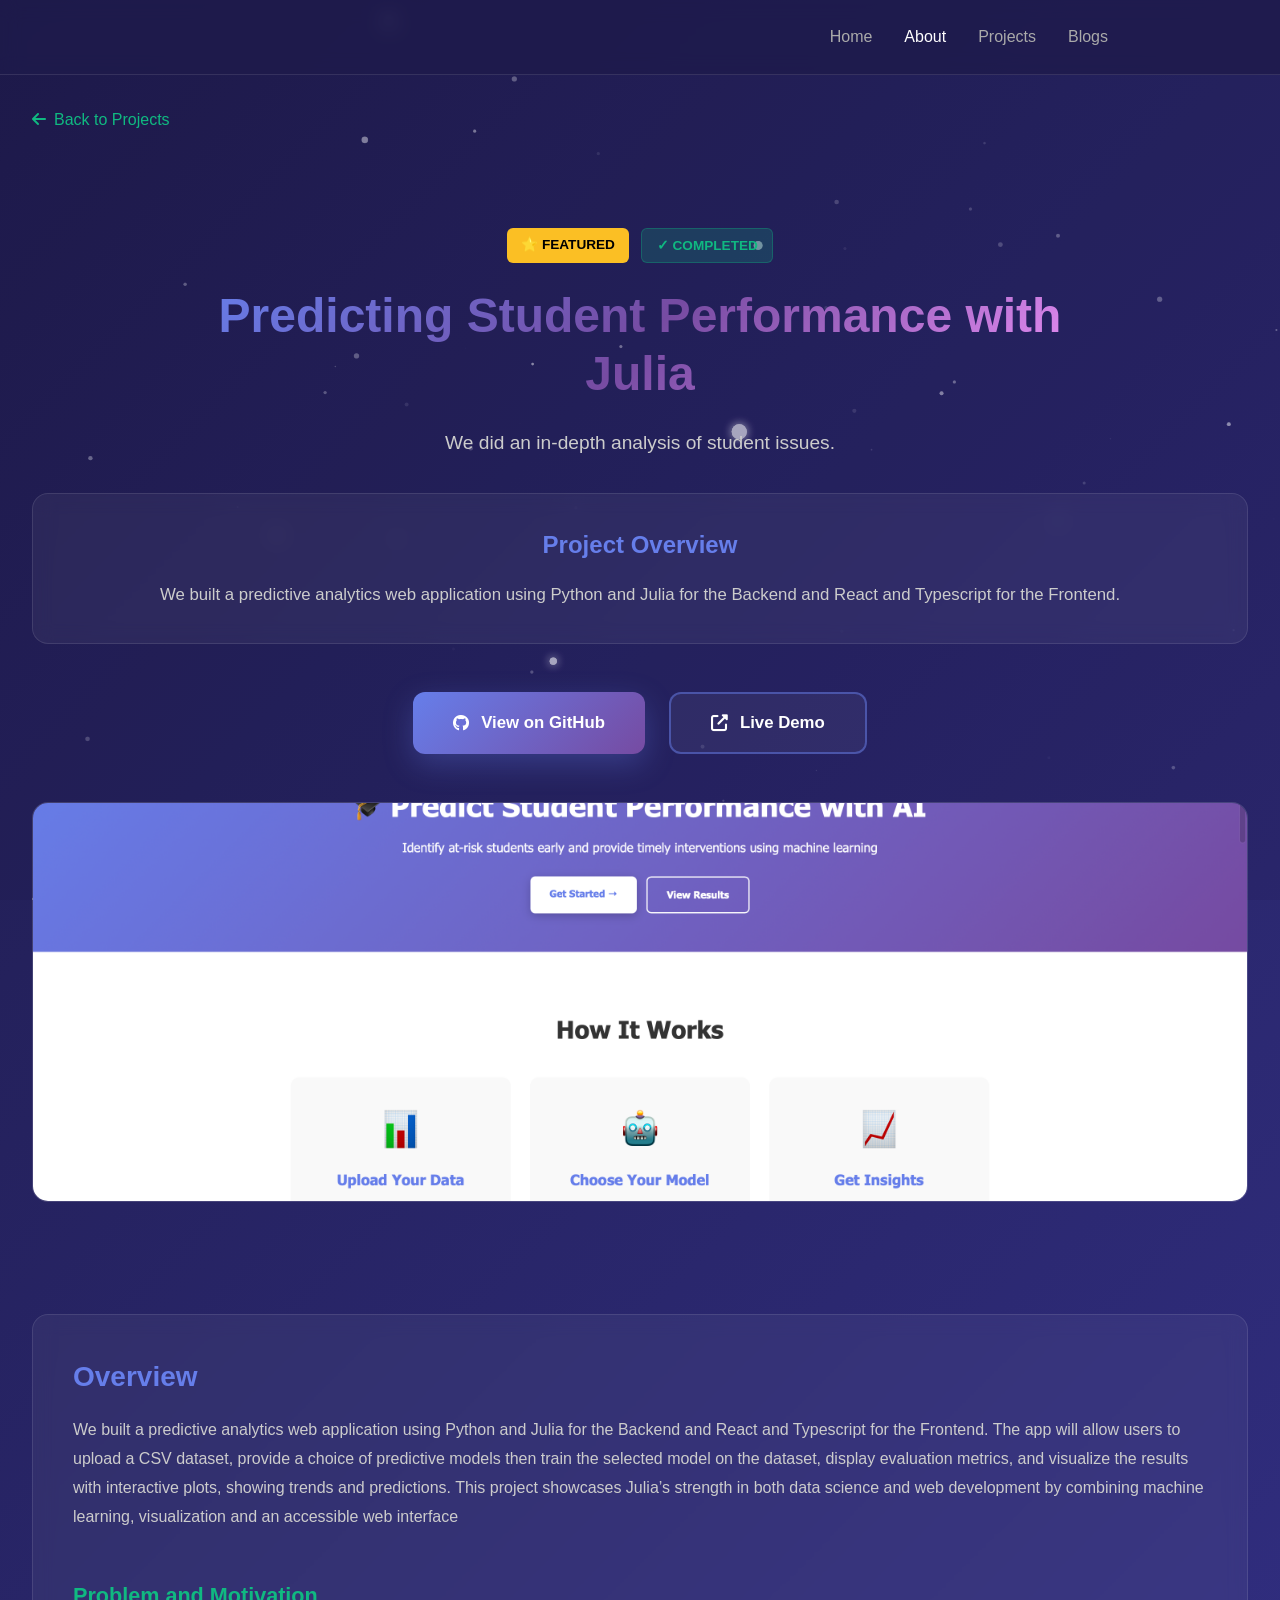
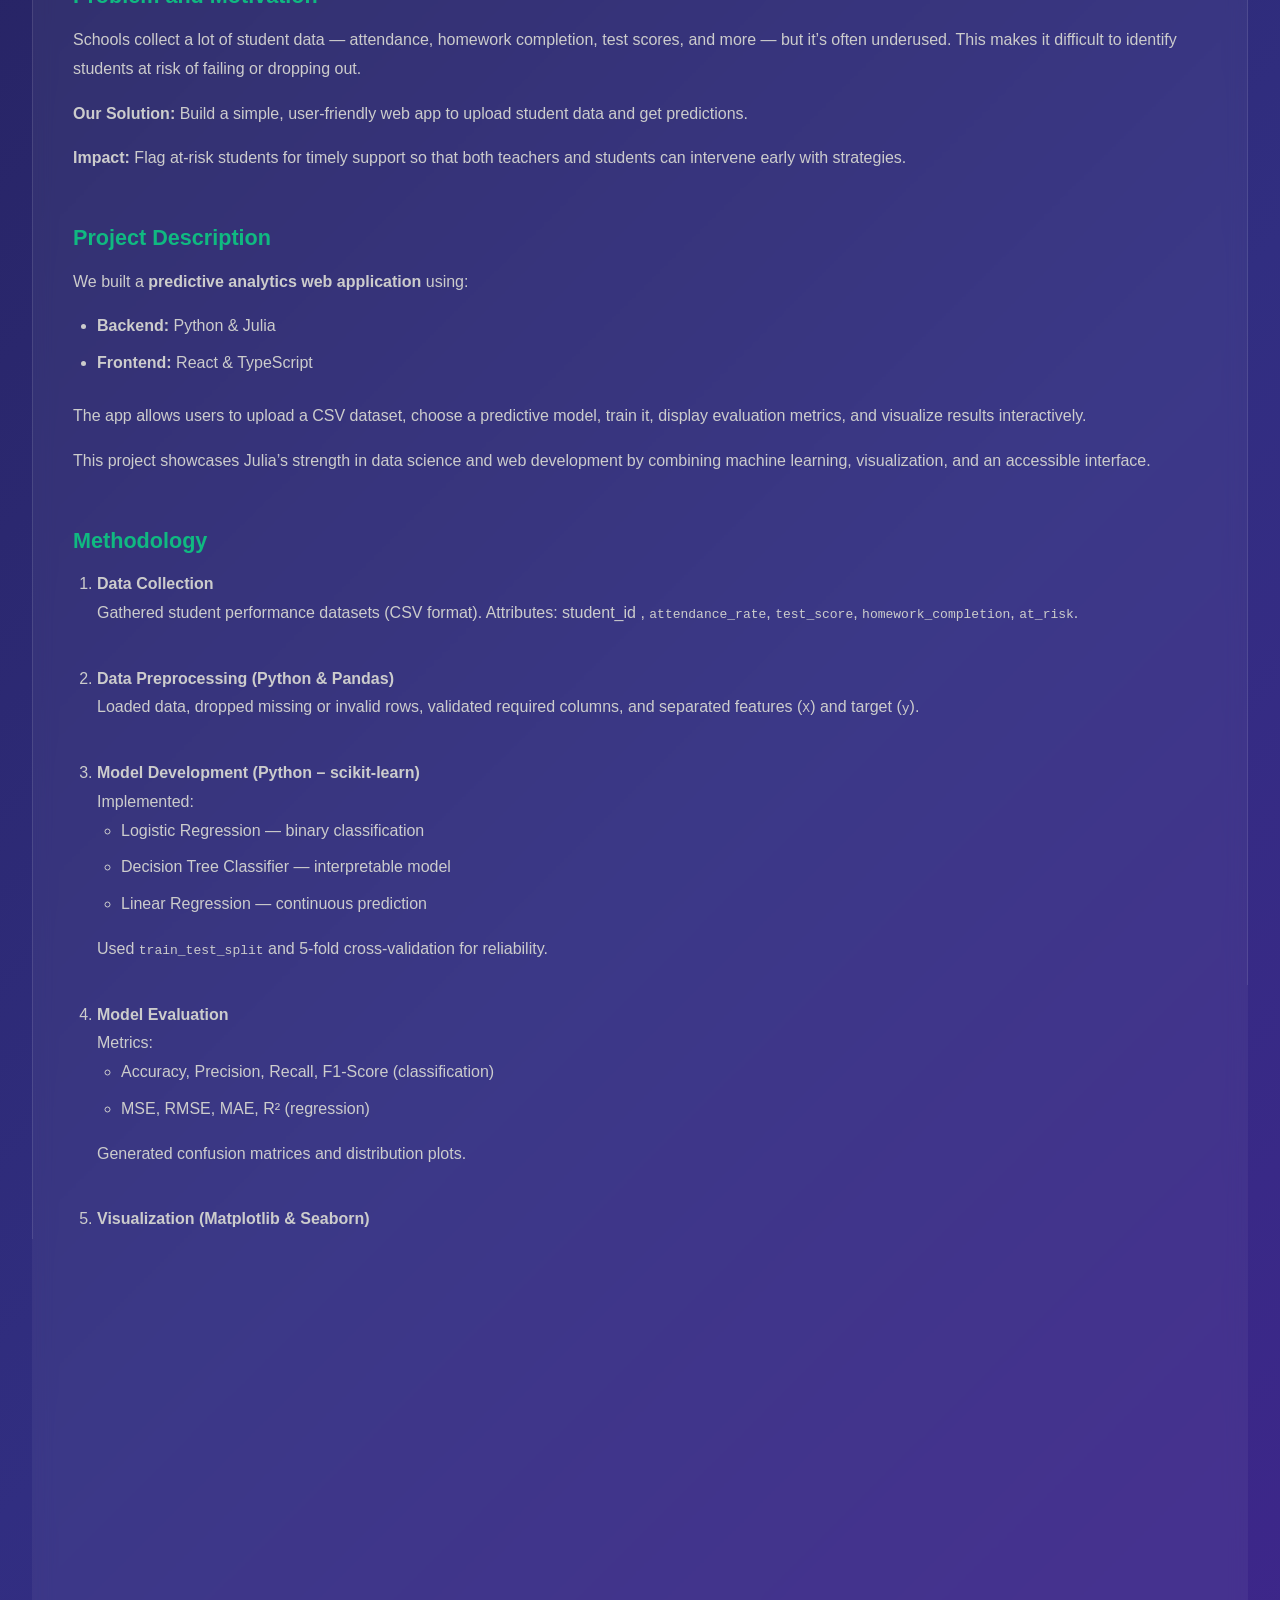
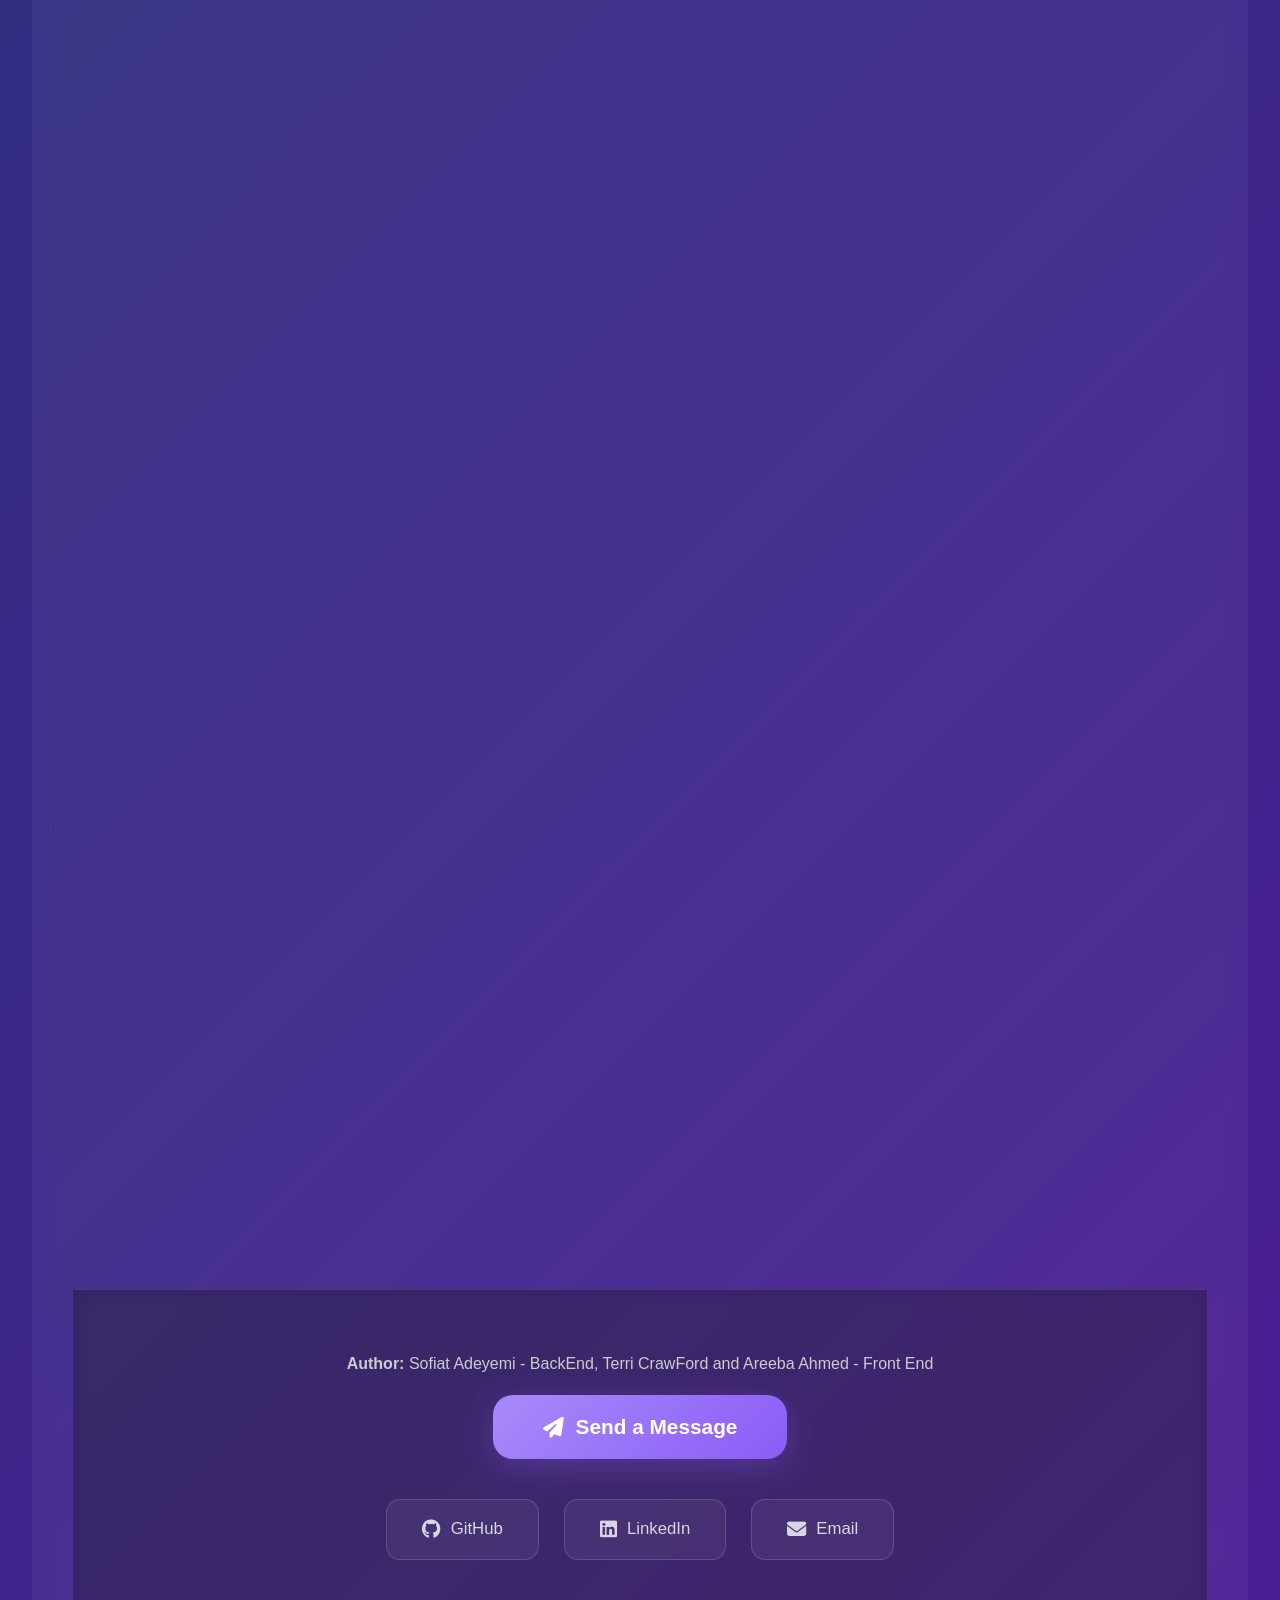
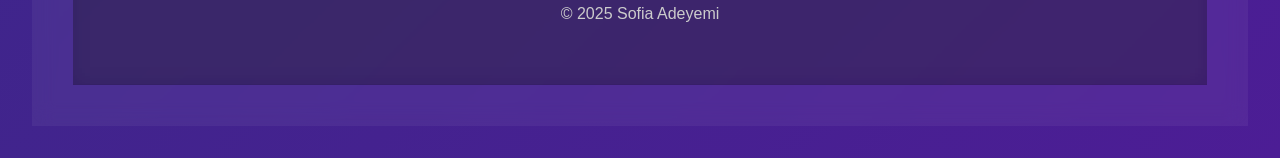
<file: projects/StudentPerformance.html>
<!DOCTYPE html>
<html lang="en">
<head>
    <meta charset="UTF-8">
    <meta name="viewport" content="width=device-width, initial-scale=1.0">
    <title>Student Performance</title>
    <link rel="stylesheet" href="https://cdnjs.cloudflare.com/ajax/libs/font-awesome/6.4.0/css/all.min.css">
    <link rel="stylesheet" href="project-style.css">
    <link rel="stylesheet" href="../style.css">
    
</head>
<body>
    <canvas class="particles-bg" id="particlesCanvas"></canvas>
    
    <header class="site-header">
        <div class="header-content">
            <nav>
                <ul class="nav-menu">
                  <li><a href="../index.html" class="nav-btn">Home</a></li>
                  <li><a href="../about.html" class="nav-btn active">About</a></li>
                  <li><a href="../projects.html" class="nav-btn">Projects</a></li>
                  <li><a href="../blogs.html" class="nav-btn">Blogs</a></li>
                </ul>
              </nav>
        </div>
    </header>

    <main>
        <div class="container">
            <a href="../projects.html" class="back-link">
                <i class="fas fa-arrow-left"></i> Back to Projects
            </a>

            <div class="project-hero">
                <div class="project-header">
                    <div class="project-badges">
                        <span class="badge badge-featured">⭐ FEATURED</span>
                        <span class="badge badge-completed">✓ COMPLETED</span>
                    </div>
                    <h1>Predicting Student Performance with Julia	</h1>
                    <p class="project-subtitle">
                        We did an in-depth analysis of student issues. 
                    </p>
                </div>

                <div class="project-overview">
                    <h2>Project Overview</h2>
                    <p>
                        We built a predictive analytics web application using Python and Julia for the Backend and React and Typescript for the Frontend.
                    </p>
                </div>

                <div class="project-links">
                    <a href="#" class="btn btn-primary">
                        <i class="fab fa-github"></i> View on GitHub
                    </a>
                    <a href="#" class="btn btn-secondary">
                        <i class="fas fa-external-link-alt"></i> Live Demo
                    </a>
                </div>

                <div class="project-image-main">
                    <img src="../images/student-predictor-screenshots/1.png" alt="Project Screenshot">
                </div>
            </div>

            <div class="project-content">
                <h2>Overview</h2>
                <p>
                    We built a predictive analytics web application using Python and Julia for the Backend and React and Typescript for the Frontend.
                    The app will allow users to upload a CSV dataset, provide a choice of predictive models then train the selected model on the dataset, display evaluation metrics, and visualize the results with interactive plots, showing trends and predictions. 
                    This project showcases Julia’s strength in both data science and web development by combining machine learning, visualization and an accessible web interface
                </p>

                <h3>Problem and Motivation</h3>
                 <p>
                     Schools collect a lot of student data — attendance, homework completion, test scores, and more — but it’s often underused. This makes it difficult to identify students at risk of failing or dropping out.
                 </p>
                <p>
                     <strong>Our Solution:</strong> Build a simple, user-friendly web app to upload student data and get predictions.
                </p>
                 <p>
                     <strong>Impact:</strong> Flag at-risk students for timely support so that both teachers and students can intervene early with strategies.
                 </p>
  
                 <h3>Project Description</h3>
                 <p>
                   We built a <strong>predictive analytics web application</strong> using:
                 </p>
                 <ul>
                   <li><strong>Backend:</strong> Python & Julia</li>
                   <li><strong>Frontend:</strong> React & TypeScript</li>
                 </ul>
                 <p>
                   The app allows users to upload a CSV dataset, choose a predictive model, train it, display evaluation metrics, and visualize results interactively.
                 </p>
                 <p>
                   This project showcases Julia’s strength in data science and web development by combining machine learning, visualization, and an accessible interface.
                 </p>
                 
                 <h3>Methodology</h3>
    <ol>
      <li><strong>Data Collection</strong><br>
        Gathered student performance datasets (CSV format).  
        Attributes: student_id , <code>attendance_rate</code>, <code>test_score</code>, <code>homework_completion</code>, <code>at_risk</code>.
      </li><br>

      <li><strong>Data Preprocessing (Python & Pandas)</strong><br>
        Loaded data, dropped missing or invalid rows, validated required columns, and separated features (<code>X</code>) and target (<code>y</code>).
      </li><br>

      <li><strong>Model Development (Python – scikit-learn)</strong><br>
        Implemented:
        <ul>
          <li>Logistic Regression — binary classification</li>
          <li>Decision Tree Classifier — interpretable model</li>
          <li>Linear Regression — continuous prediction</li>
        </ul>
        Used <code>train_test_split</code> and 5-fold cross-validation for reliability.
      </li><br>

      <li><strong>Model Evaluation</strong><br>
        Metrics:
        <ul>
          <li>Accuracy, Precision, Recall, F1-Score (classification)</li>
          <li>MSE, RMSE, MAE, R² (regression)</li>
        </ul>
        Generated confusion matrices and distribution plots.
      </li><br>

      <li><strong>Visualization (Matplotlib & Seaborn)</strong><br>
        Created heatmaps and actual vs. predicted plots.  
        Converted plots to base64 for web display.
      </li><br>

      <li><strong>Web Server Integration (Julia – server.jl)</strong><br>
        Used <strong>Genie.jl</strong> / <strong>HTTP.jl</strong> for backend routes.  
        Accepted CSV uploads, called Python scripts (<code>ml_models.py</code>), and returned predictions, metrics, and plots.
      </li><br>

      <li><strong>Frontend Development (React – App.tsx)</strong><br>
        Built upload interface for CSV files.  
        Displayed metrics, risk categories, and charts dynamically.
      </li><br>

      <li><strong>Testing & Validation</strong><br>
        Tested multiple student datasets, verified accuracy, visualization, and upload reliability.
      </li><br>

      <li><strong>Deployment</strong><br>
        Deployed backend (Julia + Python).  
        Connected frontend (React/Vite) to backend API at <code>localhost:8000</code>.  
        Ensured full integration.
      </li>
    </ol>


                <h3>Technical Stack</h3>
                <div class="tech-stack">
                    <span class="tech-tag">Python</span>
                    <span class="tech-tag">Julia</span>
                    <span class="tech-tag">Typescript</span>
                    <span class="tech-tag">React</span>
                    <span class="tech-tag">Seaborn</span>
                    <span class="tech-tag">Matplotlib</span>
                    <span class="tech-tag">Scikit-learn</span>
                    <span class="tech-tag">Pandas</span>
                    <span class="tech-tag">NumPy</span>
                </div>

               
                <h3>Screenshots & Demo</h3>
                <div class="image-gallery">
                    <div class="gallery-image">
                        <img src="../images/student-predictor-screenshots/1.png">
                    </div>
                    <div class="gallery-image">
                        <img src="../images/student-predictor-screenshots/2.png">
                    </div>
                    <div class="gallery-image">
                        <img src="../images/student-predictor-screenshots/3.png">
                    </div>
                    <div class="gallery-image">
                        <img src="../images/student-predictor-screenshots/4.png">
                    </div>
                    <div class="gallery-image">
                        <img src="../images/student-predictor-screenshots/5.png">
                    </div>
                    <div class="gallery-image">
                        <img src="../images/student-predictor-screenshots/6.png">
                    </div>
                    <div class="gallery-image">
                        <img src="../images/student-predictor-screenshots/7.png">
                    </div>
                     <div class="gallery-image">
                        <img src="../images/student-predictor-screenshots/8.png">
                    </div>
                    <div class="gallery-image">
                        <img src="../images/student-predictor-screenshots/9.png">
                        </div>
                    <div class="gallery-image">
                        <img src="../images/student-predictor-screenshots/10.png">
                    </div>
                    <div class="gallery-image">
                        <img src="../images/student-predictor-screenshots/11.png">
                    </div>
                    <div class="gallery-image">
                        <img src="../images/student-predictor-screenshots/12.png">
                    </div>
                    <div class="gallery-image">
                       <img src="../images/student-predictor-screenshots/13.png">
                    </div>
                    <div class="gallery-image">
                       <img src="../images/student-predictor-screenshots/14.png">
                    </div>
                    <div class="gallery-image">
                        <img src="../images/student-predictor-screenshots/15.png">
                     </div>
                </div>

    <footer>
       
      <p><strong>Author:</strong> Sofiat Adeyemi - BackEnd, Terri CrawFord and Areeba Ahmed - Front End </p>

      <div class="footer-container">
        <button class="send-message-btn" onclick="openContactForm()">
            <i class="fas fa-paper-plane"></i>
            <span>Send a Message</span>
         </button>

          <div class="social-links">
            <a href="https://github.com/sofiaade" class = "social-btn" target="_blank">
              <i class="fab fa-github"></i>
              <span> GitHub </span>
            </a>

            <a href="https://www.linkedin.com/in/sofiat-adeyemi-9b7464219/" class = "social-btn"  target="_blank">
              <i class="fab fa-linkedin"></i>
              <span> LinkedIn </span>
            </a>

            <a href="mailto:sofiatadeyemi78@gmail.com" class = "social-btn" >
              <i class="fas fa-envelope"></i>
              <span> Email </span>
            </a>
          </div>

        <div class="container">
            <p>&copy; 2025 Sofia Adeyemi</p>
        </div>
    </div>
</footer>

<!-- Contact Form Modal -->
<div class="modal-overlay" id="contactModal" onclick="closeModalOnOutsideClick(event)">
<div class="modal-content" onclick="event.stopPropagation()">
    <div class="modal-header">
        <h2 class="modal-title">Get in Touch</h2>
        <button class="close-btn" onclick="closeContactForm()">
            <i class="fas fa-times"></i>
        </button>
    </div>

    <form id="contactForm" action="https://formspree.io/f/mldadgae" method="POST">
        <div class="form-group">
            <label class="form-label">Name</label>
            <input 
                type="text" 
                class="form-input" 
                name="name"
                placeholder="Enter your name" 
                required
            >
        </div>

        <div class="form-group">
            <label class="form-label">Email</label>
            <input 
                type="email" 
                class="form-input" 
                name="email"
                placeholder="Enter your email" 
                required
            >
        </div>

        <div class="form-group">
            <label class="form-label">Message</label>
            <textarea 
                class="form-textarea" 
                name="message"
                placeholder="Write your message here" 
                required
            ></textarea>
        </div>

        <button type="submit" class="submit-btn" id="submitBtn">
            <span>Send Message</span>
            <i class="fas fa-paper-plane"></i>
        </button>

        <div class="success-message" id="successMessage">
            ✓ Message sent successfully!
        </div>
    </form>
</div>
</div>

<script>
function openContactForm() {
    document.getElementById('contactModal').classList.add('active');
    document.body.style.overflow = 'hidden';
}

function closeContactForm() {
    document.getElementById('contactModal').classList.remove('active');
    document.body.style.overflow = '';
    document.getElementById('contactForm').reset();
    document.getElementById('successMessage').classList.remove('show');
}

function closeModalOnOutsideClick(event) {
    if (event.target.id === 'contactModal') {
        closeContactForm();
    }
}

// Handle form submission with Formspree
const form = document.getElementById('contactForm');
const submitBtn = document.getElementById('submitBtn');
const successMessage = document.getElementById('successMessage');

form.addEventListener('submit', async function(e) {
    e.preventDefault();
    
    // Disable submit button
    submitBtn.disabled = true;
    submitBtn.innerHTML = '<span>Sending...</span>';

    try {
        const response = await fetch(form.action, {
            method: 'POST',
            body: new FormData(form),
            headers: {
                'Accept': 'application/json'
            }
        });

        if (response.ok) {
            // Show success message
            successMessage.classList.add('show');
            form.reset();
            
            // Close modal after 2 seconds
            setTimeout(() => {
                closeContactForm();
            }, 2000);
        } else {
            alert('Oops! There was a problem sending your message. Please try again.');
        }
    } catch (error) {
        alert('Oops! There was a problem sending your message. Please try again.');
    } finally {
        // Re-enable submit button
        submitBtn.disabled = false;
        submitBtn.innerHTML = '<span>Send Message</span><i class="fas fa-paper-plane"></i>';
    }
});

// Close modal with Escape key
document.addEventListener('keydown', function(event) {
    if (event.key === 'Escape') {
        closeContactForm();
    }
});
</script>

<script>
    // Star field animation
    const canvas = document.getElementById('particlesCanvas');
    const ctx = canvas.getContext('2d');
    
    canvas.width = window.innerWidth;
    canvas.height = window.innerHeight;

    const stars = [];
    const starCount = 200;
    
    class Star {
        constructor() {
            this.x = Math.random() * canvas.width;
            this.y = Math.random() * canvas.height;
            this.z = Math.random() * canvas.width;
            this.radius = Math.random() * 1.5 + 0.5;
            this.speed = Math.random() * 0.5 + 0.2;
        }
        
        update() {
            this.z -= this.speed;
            if (this.z <= 0) {
                this.z = canvas.width;
                this.x = Math.random() * canvas.width;
                this.y = Math.random() * canvas.height;
            }
        }
        
        draw() {
            const x = (this.x - canvas.width / 2) * (canvas.width / this.z);
            const y = (this.y - canvas.height / 2) * (canvas.width / this.z);
            const s = this.radius * (canvas.width / this.z);
            
            const screenX = x + canvas.width / 2;
            const screenY = y + canvas.height / 2;
            
            if (screenX < 0 || screenX > canvas.width || screenY < 0 || screenY > canvas.height) {
                return;
            }
            
            const opacity = 1 - this.z / canvas.width;
            
            ctx.beginPath();
            ctx.arc(screenX, screenY, s, 0, Math.PI * 2);
            ctx.fillStyle = `rgba(255, 255, 255, ${opacity})`;
            ctx.fill();
            
            if (opacity > 0.7) {
                ctx.shadowBlur = 10;
                ctx.shadowColor = 'rgba(255, 255, 255, 0.8)';
                ctx.fill();
                ctx.shadowBlur = 0;
            }
        }
    }
    
    for (let i = 0; i < starCount; i++) {
        stars.push(new Star());
    }
    
    function animate() {
        ctx.fillStyle = 'rgba(30, 27, 75, 0.1)';
        ctx.fillRect(0, 0, canvas.width, canvas.height);
        
        stars.forEach(star => {
            star.update();
            star.draw();
        });
        
        requestAnimationFrame(animate);
    }
    
    animate();
    
    window.addEventListener('resize', () => {
        canvas.width = window.innerWidth;
        canvas.height = window.innerHeight;
    });

    // Dynamic greeting based on time
    const greetings = ['Hello', 'Hi', 'Hey', 'Greetings', 'Welcome'];
    const hour = new Date().getHours();
    let greeting = 'Hello';
    
    if (hour < 12) greeting = 'Good morning';
    else if (hour < 18) greeting = 'Good afternoon';
    else greeting = 'Good evening';
    
    document.getElementById('hello-message').textContent = greeting;

    // Smooth scroll
    document.querySelectorAll('a[href^="#"]').forEach(anchor => {
        anchor.addEventListener('click', function (e) {
            e.preventDefault();
            const target = document.querySelector(this.getAttribute('href'));
            if (target) {
                target.scrollIntoView({ behavior: 'smooth' });
            }
        });
    });

    // Active nav link on scroll
    window.addEventListener('scroll', () => {
        const sections = document.querySelectorAll('section, .homepage-container');
        const navLinks = document.querySelectorAll('.nav-btn');
        
        let current = '';
        sections.forEach(section => {
            const sectionTop = section.offsetTop;
            if (pageYOffset >= sectionTop - 200) {
                current = section.getAttribute('id');
            }
        });
        
        navLinks.forEach(link => {
            link.classList.remove('active');
            if (link.getAttribute('href') === '#' + current) {
                link.classList.add('active');
            }
        });
    });


</script>
</body>
</html>
</file>
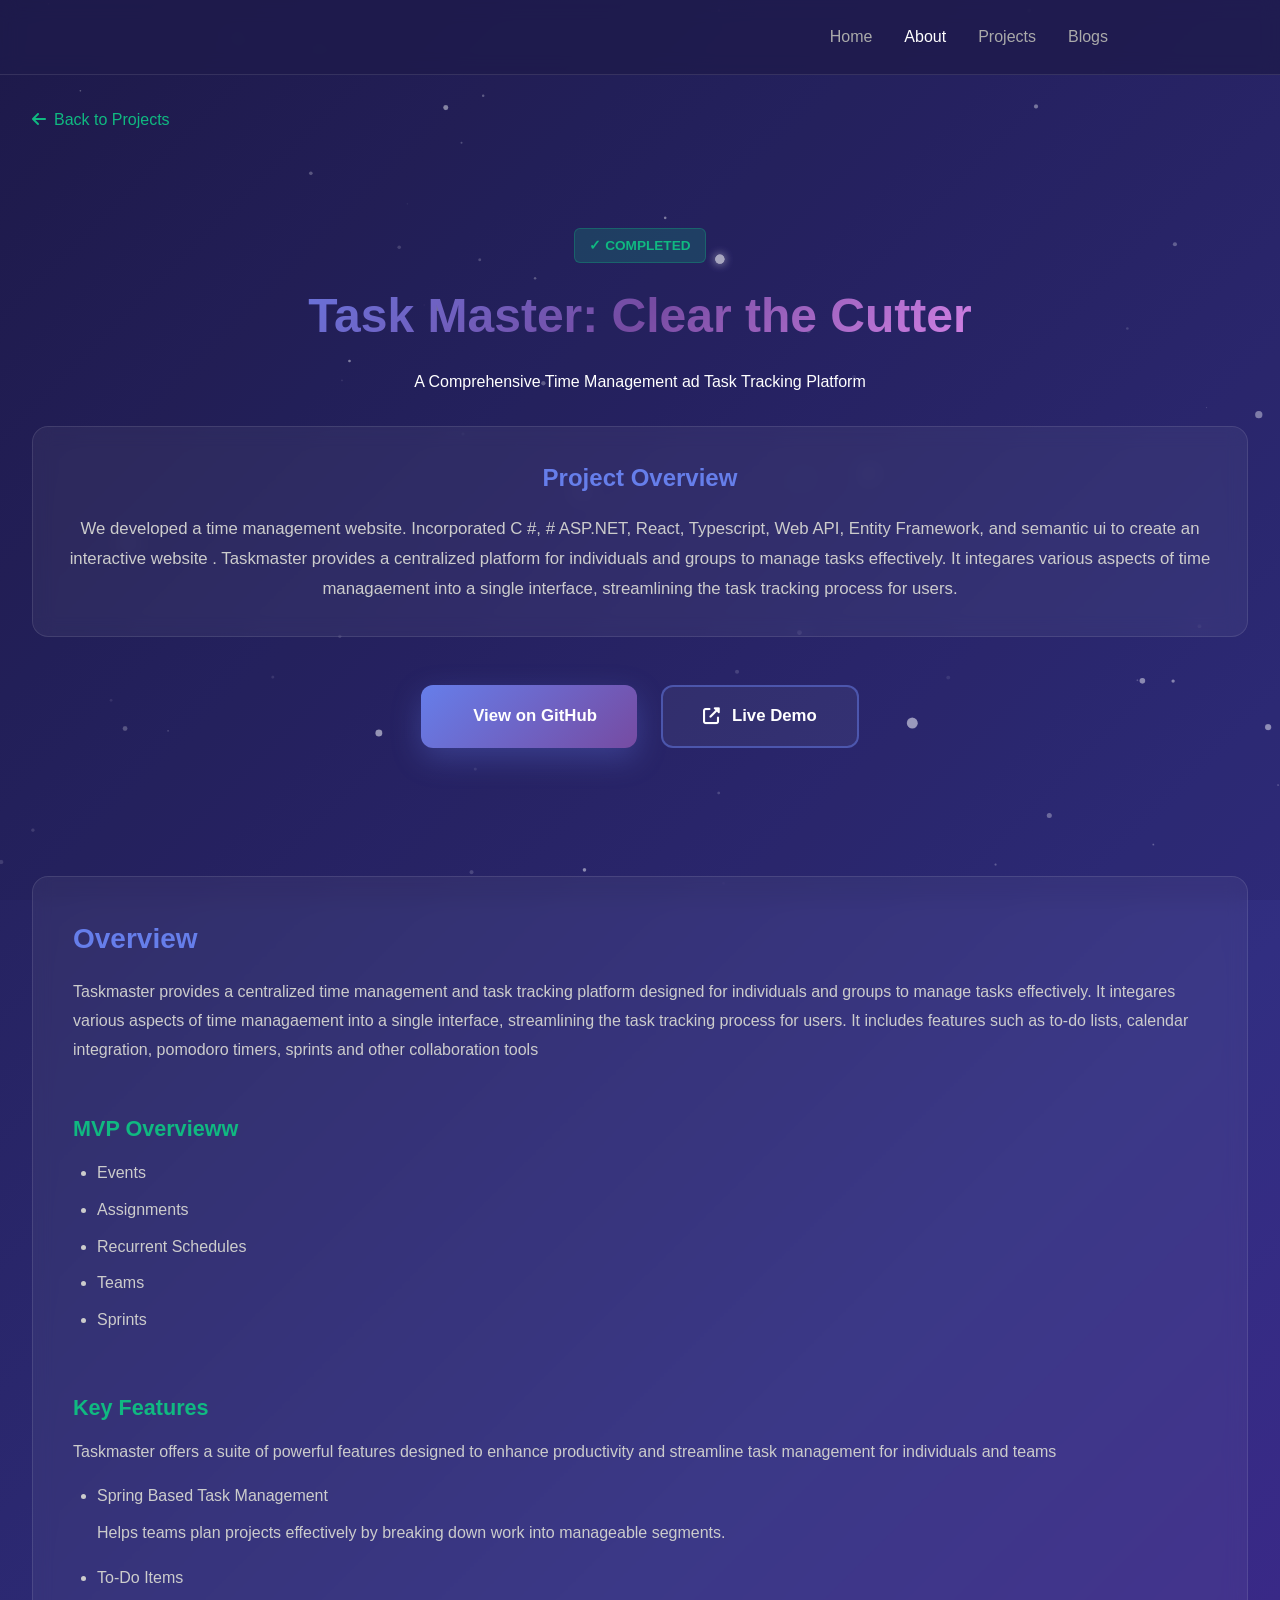
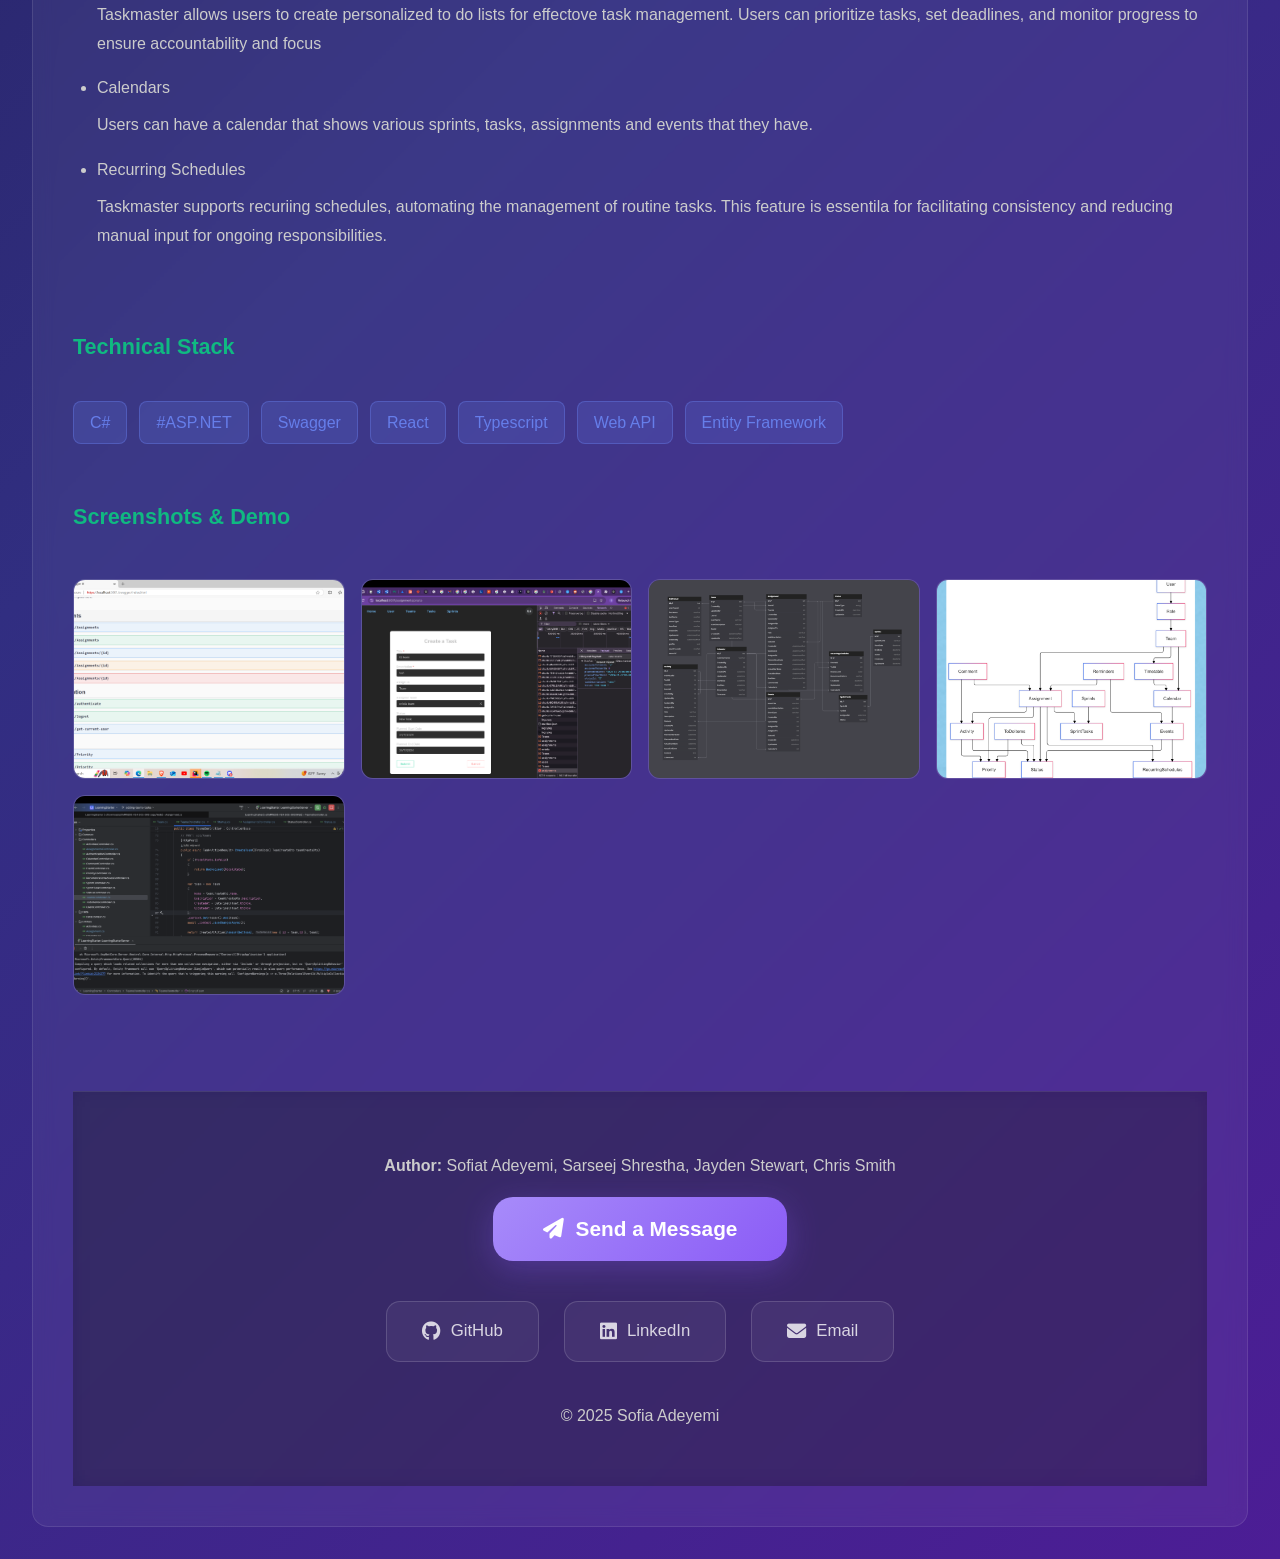
<file: projects/TaskMaster.html>
<!DOCTYPE html>
<html lang="en">
<head>
    <meta charset="UTF-8">
    <meta name="viewport" content="width=device-width, initial-scale=1.0">
    <title>TaskMaster</title>
    <link rel="stylesheet" href="https://cdnjs.cloudflare.com/ajax/libs/font-awesome/6.4.0/css/all.min.css">
    <link rel="stylesheet" href="project-style.css">
    <link rel="stylesheet" href="../style.css">
  
</head>
<body>
    <canvas class="particles-bg" id="particlesCanvas"></canvas>
    
    <header class="site-header">
        <div class="header-content">
            <nav>
                <ul class="nav-menu">
                  <li><a href="../index.html" class="nav-btn">Home</a></li>
                  <li><a href="../about.html" class="nav-btn active">About</a></li>
                  <li><a href="../projects.html" class="nav-btn">Projects</a></li>
                  <li><a href="../blogs.html" class="nav-btn">Blogs</a></li>
                </ul>
              </nav>
        </div>
    </header>


    <main>
        <div class="container">
            <a href="../projects.html" class="back-link">
                <i class="fas fa-arrow-left"></i> Back to Projects
            </a>

            <div class="project-hero">
                <div class="project-header">
                    <div class="project-badges">
                        <span class="badge badge-completed">✓ COMPLETED</span>
                    </div>
                    <h1>Task Master: Clear the Cutter	</h1>
                      A Comprehensive Time Management ad Task Tracking Platform
                    </p>
                </div>

                <div class="project-overview">
                    <h2>Project Overview</h2>
                    <p>
                        We developed a time management website. Incorporated C #, # ASP.NET, React, Typescript, Web API, Entity Framework, and semantic ui to create an interactive website . 
                        Taskmaster provides a centralized platform for individuals and groups to manage tasks effectively. It integares various aspects of time managaement into a single interface, streamlining the task tracking process for users.
                    </p>
                </div>

                <div class="project-links">
                    <a href="#" class="btn btn-primary">
                        <i class="https://github.com/CMPS285-Groups/CMPS285-F24-S02-G03"></i> View on GitHub
                    </a>
                    <a href="#" class="btn btn-secondary">
                        <i class="fas fa-external-link-alt"></i> Live Demo
                    </a>
                </div>

    
            </div>

            <div class="project-content">
                <h2>Overview</h2>
                <p>
                    Taskmaster provides a centralized time management and task tracking platform designed for individuals and groups to manage tasks effectively. It integares various aspects of time managaement into a single interface, streamlining the task tracking process for users.
                    It includes features such as to-do lists, calendar integration, pomodoro timers, sprints and other collaboration tools
                </p>

                <h3> MVP Overvieww</h3>
      <ul>
        <li> Events</li>
        <li>Assignments</li>
        <li> Recurrent Schedules</li>
        <li> Teams </li>
        <li> Sprints </li>
      </ul>

      <h3> Key Features </h3>
      <p> Taskmaster offers a suite of powerful features designed to enhance productivity and streamline task management for individuals and teams
        <ul>
            <li> Spring Based Task Management</li>
            <p> Helps teams plan projects effectively by breaking down work into manageable segments.</p>
            <li> To-Do Items</li>
            <p> Taskmaster allows users to create personalized to do lists for effectove task management. Users can prioritize tasks, set deadlines, and monitor progress to ensure accountability and focus</p>
            <li>Calendars</li>
            <p>Users can have a calendar that shows various sprints, tasks, assignments and events that they have.</p>
            <li> Recurring Schedules</li>
            <p> Taskmaster supports recuriing schedules, automating the management of routine tasks. This feature is essentila for facilitating consistency and reducing manual input for ongoing responsibilities.</p>
        </ul>
      </p>
      
      </ul>

                <h3>Technical Stack</h3>
                <div class="tech-stack">
                    <span class="tech-tag">C#</span>
                    <span class="tech-tag">#ASP.NET</span>
                    <span class="tech-tag">Swagger</span>
                    <span class="tech-tag">React</span>
                    <span class="tech-tag">Typescript</span>
                    <span class="tech-tag">Web API </span>
                    <span class="tech-tag"> Entity Framework</span>
                </div>

               
                <h3>Screenshots & Demo</h3>
              
                <div class="image-gallery">
                    <div class="gallery-image">
                        <img src="../images/280/280 1.png" alt="Snippet of back end">
                    </div>
                    <div class="gallery-image">
                        <img src="../images/280/280 2.png" alt="Snippet of front end">
                    </div>
                    <div class="gallery-image">
                        <img src="../images/280/db diagram 285.png" alt="db_diagram 1">
                    </div>
                    <div class="gallery-image">
                        <img src="../images/280/280 5.png" alt="db_diagram 2">
                    </div>
                    <div class="gallery-image">
                        <img src="../images/280/280 3.png" alt="snippet of back end code">
                    </div>
                </div>
                                    
    <footer>

        <p><strong>Author:</strong> Sofiat Adeyemi, Sarseej Shrestha, Jayden Stewart, Chris Smith</p>

        <div class="footer-container">
            <button class="send-message-btn" onclick="openContactForm()">
                <i class="fas fa-paper-plane"></i>
                <span>Send a Message</span>
             </button>

              <div class="social-links">
                <a href="https://github.com/sofiaade" class = "social-btn" target="_blank">
                  <i class="fab fa-github"></i>
                  <span> GitHub </span>
                </a>

                <a href="https://www.linkedin.com/in/sofiat-adeyemi-9b7464219/" class = "social-btn"  target="_blank">
                  <i class="fab fa-linkedin"></i>
                  <span> LinkedIn </span>
                </a>

                <a href="mailto:sofiatadeyemi78@gmail.com" class = "social-btn" >
                  <i class="fas fa-envelope"></i>
                  <span> Email </span>
                </a>
              </div>

            <div class="container">
                <p>&copy; 2025 Sofia Adeyemi</p>
            </div>
        </div>
    </footer>
   
   <!-- Contact Form Modal -->
   <div class="modal-overlay" id="contactModal" onclick="closeModalOnOutsideClick(event)">
    <div class="modal-content" onclick="event.stopPropagation()">
        <div class="modal-header">
            <h2 class="modal-title">Get in Touch</h2>
            <button class="close-btn" onclick="closeContactForm()">
                <i class="fas fa-times"></i>
            </button>
        </div>

        <form id="contactForm" action="https://formspree.io/f/mldadgae" method="POST">
            <div class="form-group">
                <label class="form-label">Name</label>
                <input 
                    type="text" 
                    class="form-input" 
                    name="name"
                    placeholder="Enter your name" 
                    required
                >
            </div>

            <div class="form-group">
                <label class="form-label">Email</label>
                <input 
                    type="email" 
                    class="form-input" 
                    name="email"
                    placeholder="Enter your email" 
                    required
                >
            </div>

            <div class="form-group">
                <label class="form-label">Message</label>
                <textarea 
                    class="form-textarea" 
                    name="message"
                    placeholder="Write your message here" 
                    required
                ></textarea>
            </div>

            <button type="submit" class="submit-btn" id="submitBtn">
                <span>Send Message</span>
                <i class="fas fa-paper-plane"></i>
            </button>

            <div class="success-message" id="successMessage">
                ✓ Message sent successfully!
            </div>
        </form>
    </div>
</div>

<script>
    function openContactForm() {
        document.getElementById('contactModal').classList.add('active');
        document.body.style.overflow = 'hidden';
    }

    function closeContactForm() {
        document.getElementById('contactModal').classList.remove('active');
        document.body.style.overflow = '';
        document.getElementById('contactForm').reset();
        document.getElementById('successMessage').classList.remove('show');
    }

    function closeModalOnOutsideClick(event) {
        if (event.target.id === 'contactModal') {
            closeContactForm();
        }
    }

    // Handle form submission with Formspree
    const form = document.getElementById('contactForm');
    const submitBtn = document.getElementById('submitBtn');
    const successMessage = document.getElementById('successMessage');

    form.addEventListener('submit', async function(e) {
        e.preventDefault();
        
        // Disable submit button
        submitBtn.disabled = true;
        submitBtn.innerHTML = '<span>Sending...</span>';

        try {
            const response = await fetch(form.action, {
                method: 'POST',
                body: new FormData(form),
                headers: {
                    'Accept': 'application/json'
                }
            });

            if (response.ok) {
                // Show success message
                successMessage.classList.add('show');
                form.reset();
                
                // Close modal after 2 seconds
                setTimeout(() => {
                    closeContactForm();
                }, 2000);
            } else {
                alert('Oops! There was a problem sending your message. Please try again.');
            }
        } catch (error) {
            alert('Oops! There was a problem sending your message. Please try again.');
        } finally {
            // Re-enable submit button
            submitBtn.disabled = false;
            submitBtn.innerHTML = '<span>Send Message</span><i class="fas fa-paper-plane"></i>';
        }
    });

    // Close modal with Escape key
    document.addEventListener('keydown', function(event) {
        if (event.key === 'Escape') {
            closeContactForm();
        }
    });
</script>

    <script>
        // Star field animation
        const canvas = document.getElementById('particlesCanvas');
        const ctx = canvas.getContext('2d');
        
        canvas.width = window.innerWidth;
        canvas.height = window.innerHeight;

        const stars = [];
        const starCount = 200;
        
        class Star {
            constructor() {
                this.x = Math.random() * canvas.width;
                this.y = Math.random() * canvas.height;
                this.z = Math.random() * canvas.width;
                this.radius = Math.random() * 1.5 + 0.5;
                this.speed = Math.random() * 0.5 + 0.2;
            }
            
            update() {
                this.z -= this.speed;
                if (this.z <= 0) {
                    this.z = canvas.width;
                    this.x = Math.random() * canvas.width;
                    this.y = Math.random() * canvas.height;
                }
            }
            
            draw() {
                const x = (this.x - canvas.width / 2) * (canvas.width / this.z);
                const y = (this.y - canvas.height / 2) * (canvas.width / this.z);
                const s = this.radius * (canvas.width / this.z);
                
                const screenX = x + canvas.width / 2;
                const screenY = y + canvas.height / 2;
                
                if (screenX < 0 || screenX > canvas.width || screenY < 0 || screenY > canvas.height) {
                    return;
                }
                
                const opacity = 1 - this.z / canvas.width;
                
                ctx.beginPath();
                ctx.arc(screenX, screenY, s, 0, Math.PI * 2);
                ctx.fillStyle = `rgba(255, 255, 255, ${opacity})`;
                ctx.fill();
                
                if (opacity > 0.7) {
                    ctx.shadowBlur = 10;
                    ctx.shadowColor = 'rgba(255, 255, 255, 0.8)';
                    ctx.fill();
                    ctx.shadowBlur = 0;
                }
            }
        }
        
        for (let i = 0; i < starCount; i++) {
            stars.push(new Star());
        }
        
        function animate() {
            ctx.fillStyle = 'rgba(30, 27, 75, 0.1)';
            ctx.fillRect(0, 0, canvas.width, canvas.height);
            
            stars.forEach(star => {
                star.update();
                star.draw();
            });
            
            requestAnimationFrame(animate);
        }
        
        animate();
        
        window.addEventListener('resize', () => {
            canvas.width = window.innerWidth;
            canvas.height = window.innerHeight;
        });

        // Dynamic greeting based on time
        const greetings = ['Hello', 'Hi', 'Hey', 'Greetings', 'Welcome'];
        const hour = new Date().getHours();
        let greeting = 'Hello';
        
        if (hour < 12) greeting = 'Good morning';
        else if (hour < 18) greeting = 'Good afternoon';
        else greeting = 'Good evening';
        
        document.getElementById('hello-message').textContent = greeting;

        // Smooth scroll
        document.querySelectorAll('a[href^="#"]').forEach(anchor => {
            anchor.addEventListener('click', function (e) {
                e.preventDefault();
                const target = document.querySelector(this.getAttribute('href'));
                if (target) {
                    target.scrollIntoView({ behavior: 'smooth' });
                }
            });
        });

        // Active nav link on scroll
        window.addEventListener('scroll', () => {
            const sections = document.querySelectorAll('section, .homepage-container');
            const navLinks = document.querySelectorAll('.nav-btn');
            
            let current = '';
            sections.forEach(section => {
                const sectionTop = section.offsetTop;
                if (pageYOffset >= sectionTop - 200) {
                    current = section.getAttribute('id');
                }
            });
            
            navLinks.forEach(link => {
                link.classList.remove('active');
                if (link.getAttribute('href') === '#' + current) {
                    link.classList.add('active');
                }
            });
        });


    </script>
</body>
</html>
</file>
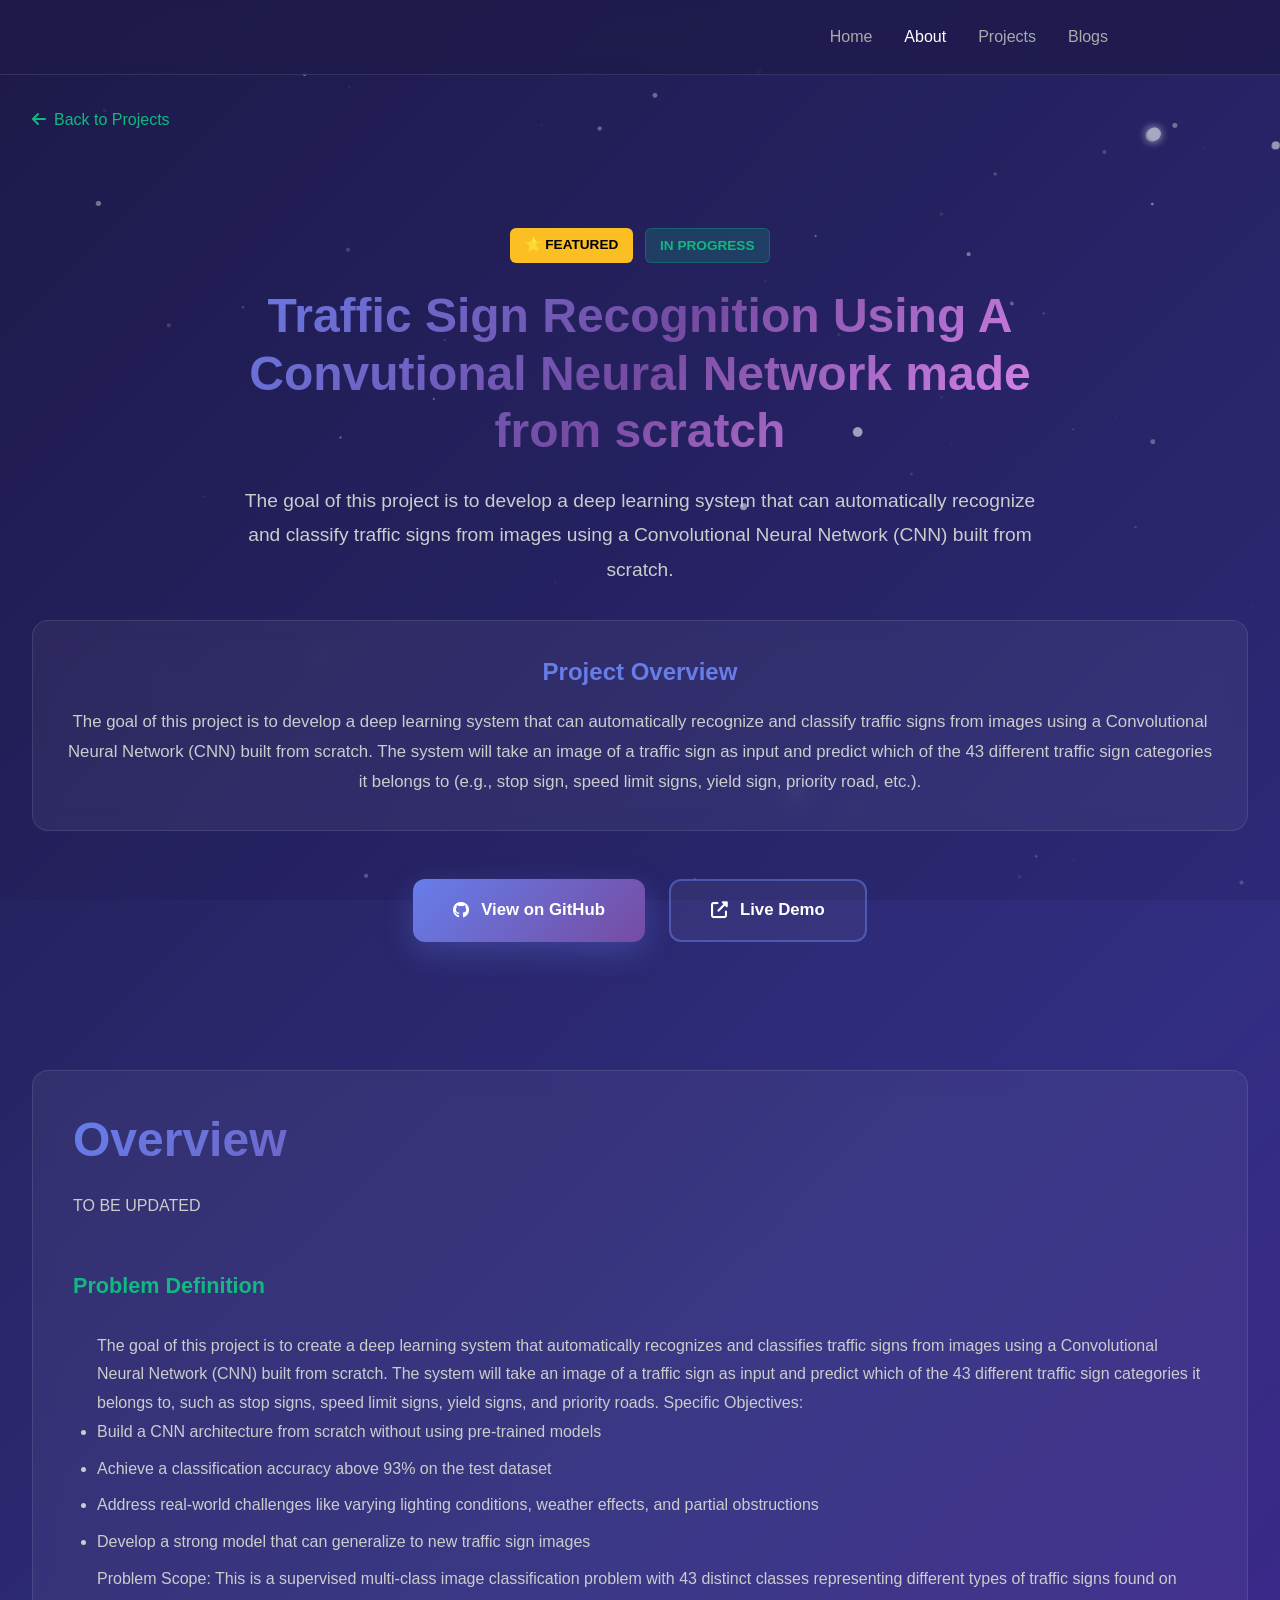
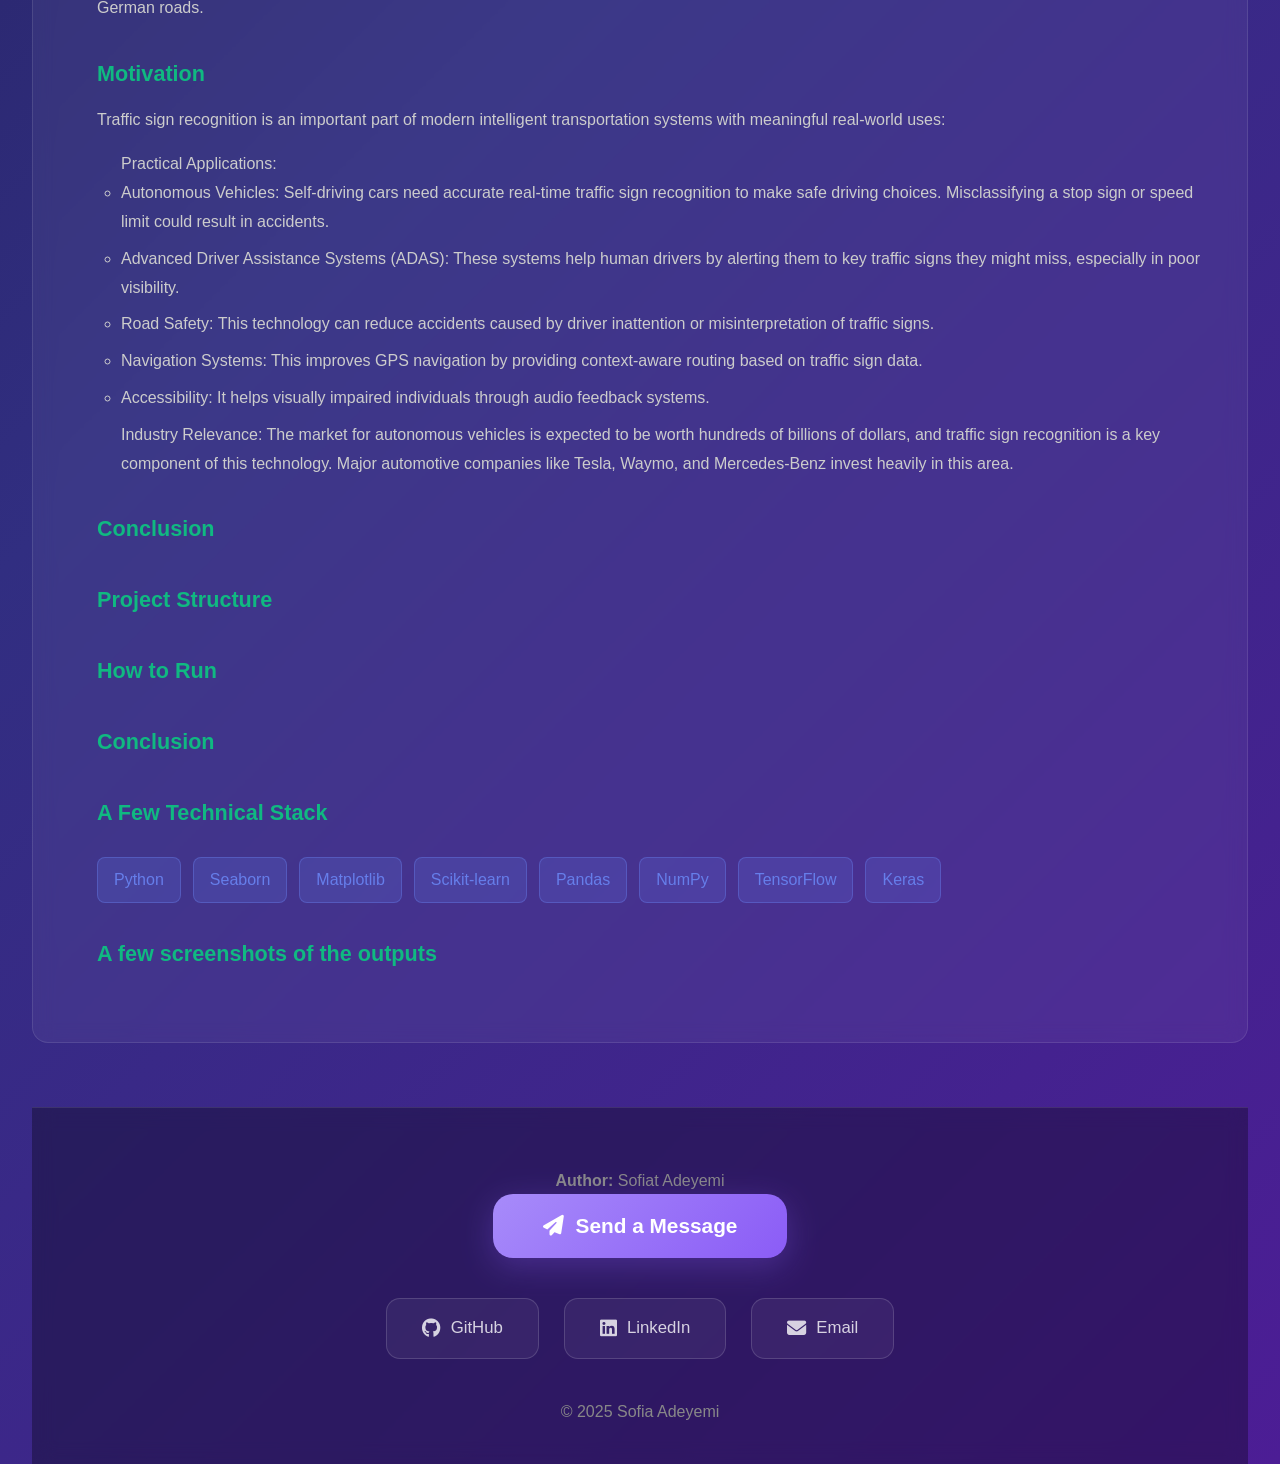
<file: projects/TrafficSignRecognition.html>
<!DOCTYPE html>
<html lang="en">
<head>
    <meta charset="UTF-8">
    <meta name="viewport" content="width=device-width, initial-scale=1.0">
    <title>TrafficSignRecognition</title>
    <link rel="stylesheet" href="https://cdnjs.cloudflare.com/ajax/libs/font-awesome/6.4.0/css/all.min.css">
    <link rel="stylesheet" href="project-style.css">
    <link rel="stylesheet" href="../style.css">

</head>
<body>
    <canvas class="particles-bg" id="particlesCanvas"></canvas>
    
    <header class="site-header">
        <div class="header-content">
            <nav>
                <ul class="nav-menu">
                  <li><a href="../index.html" class="nav-btn">Home</a></li>
                  <li><a href="../about.html" class="nav-btn active">About</a></li>
                  <li><a href="../projects.html" class="nav-btn">Projects</a></li>
                  <li><a href="../blogs.html" class="nav-btn">Blogs</a></li>
                </ul>
              </nav>
        </div>
    </header>

    <main>
        <div class="container">
            <a href="../projects.html" class="back-link">
                <i class="fas fa-arrow-left"></i> Back to Projects
            </a>

            <div class="project-hero">
                <div class="project-header">
                    <div class="project-badges">
                        <span class="badge badge-featured">⭐ FEATURED</span>
                        <span class="badge badge-completed">IN PROGRESS </span>
                    </div>
                    <h1>Traffic Sign Recognition Using A Convutional Neural Network made from scratch	</h1>
                    <p class="project-subtitle">
                        The goal of this project is to develop a deep learning system that can automatically recognize and classify traffic signs from images using a Convolutional Neural Network (CNN) built from scratch.
                    </p>
                </div>

                <div class="project-overview">
                    <h2>Project Overview</h2>
                    <p>
                        The goal of this project is to develop a deep learning system that can automatically recognize and classify traffic signs from images using a Convolutional Neural Network (CNN) built from scratch.
                        The system will take an image of a traffic sign as input and predict which of the 43 different traffic sign categories it belongs to (e.g., stop sign, speed limit signs, yield sign, priority road, etc.). 
                  
                    </p>
                </div>

                <div class="project-links">
                    <a href="https://github.com/sofiaade/Traffic_Sign_Recognition_Using_Custom_CNN" class="btn btn-primary">
                        <i class="fab fa-github"></i> View on GitHub
                    </a>
                    <a href="#" class="btn btn-secondary">
                        <i class="fas fa-external-link-alt"></i> Live Demo
                    </a>
                </div>

            </div>

            <div class="project-content">
                <h1>Overview</h1>
                <p>
                    TO BE UPDATED
                </p>

                <h3>Problem  Definition</h3>
                 <p>
                    <ul>
                    The goal of this project is to create a deep learning system that automatically recognizes and classifies traffic signs from images using a Convolutional Neural Network (CNN) built from scratch. The system will take an image of a traffic sign as input and predict which of the 43 different traffic sign categories it belongs to, such as stop signs, speed limit signs, yield signs, and priority roads.  
                    Specific Objectives:  
                    <li> Build a CNN architecture from scratch without using pre-trained models   </li> 
                    <li>Achieve a classification accuracy above 93% on the test dataset   </li> 
                    <li>Address real-world challenges like varying lighting conditions, weather effects, and partial obstructions   </li> 
                    <li> Develop a strong model that can generalize to new traffic sign images   </li> 
                    Problem Scope: This is a supervised multi-class image classification problem with 43 distinct classes representing different types of traffic signs found on German roads.   </li> 
                    </p>

                 <h3>Motivation</h3>
                <p>Traffic sign recognition is an important part of modern intelligent transportation systems with meaningful real-world uses:  
                </p>
                <p>
                    <ul>

                Practical Applications:  
                <li>Autonomous Vehicles: Self-driving cars need accurate real-time traffic sign recognition to make safe driving choices. Misclassifying a stop sign or speed limit could result in accidents.  </li> 
                <li> Advanced Driver Assistance Systems (ADAS): These systems help human drivers by alerting them to key traffic signs they might miss, especially in poor visibility.  </li> 
                <li>Road Safety: This technology can reduce accidents caused by driver inattention or misinterpretation of traffic signs.  </li> 
                <li>Navigation Systems: This improves GPS navigation by providing context-aware routing based on traffic sign data.  </li> 
                <li> Accessibility: It helps visually impaired individuals through audio feedback systems.  </li> 
                    Industry Relevance: The market for autonomous vehicles is expected to be worth hundreds of billions of dollars, and traffic sign recognition is a key component of this technology. Major automotive companies like Tesla, Waymo, and Mercedes-Benz invest heavily in this area. </li>
                        </ul>
                        
                   
                        
                        
                    
                        
                        <h3>Conclusion</h3>
                      
                        <h3>Project Structure</h3>




                    <h3>How to Run</h3>
                        <ol>
                        
                        </ol>
                

                        <h3>Conclusion</h3>

                <h3> A Few Technical Stack</h3>
                <div class="tech-stack">
                    <span class="tech-tag">Python</span>
                    <span class="tech-tag">Seaborn</span>
                    <span class="tech-tag">Matplotlib</span>
                    <span class="tech-tag">Scikit-learn</span>
                    <span class="tech-tag">Pandas</span>
                    <span class="tech-tag">NumPy</span>
                    <span class="tech-tag">TensorFlow</span>
                    <span class="tech-tag">Keras</span>
                    
                </div>

               
                <h3>A few screenshots of the outputs </h3>
             
                 
                </div>
                   
    <footer>

        <p><strong>Author:</strong> Sofiat Adeyemi </p>

        <div class="footer-container">
            <button class="send-message-btn" onclick="openContactForm()">
                <i class="fas fa-paper-plane"></i>
                <span>Send a Message</span>
             </button>

              <div class="social-links">
                <a href="https://github.com/sofiaade" class = "social-btn" target="_blank">
                  <i class="fab fa-github"></i>
                  <span> GitHub </span>
                </a>

                <a href="https://www.linkedin.com/in/sofiat-adeyemi-9b7464219/" class = "social-btn"  target="_blank">
                  <i class="fab fa-linkedin"></i>
                  <span> LinkedIn </span>
                </a>

                <a href="mailto:sofiatadeyemi78@gmail.com" class = "social-btn" >
                  <i class="fas fa-envelope"></i>
                  <span> Email </span>
                </a>
              </div>

            <div class="container">
                <p>&copy; 2025 Sofia Adeyemi</p>
            </div>
        </div>
    </footer>
   
   <!-- Contact Form Modal -->
   <div class="modal-overlay" id="contactModal" onclick="closeModalOnOutsideClick(event)">
    <div class="modal-content" onclick="event.stopPropagation()">
        <div class="modal-header">
            <h2 class="modal-title">Get in Touch</h2>
            <button class="close-btn" onclick="closeContactForm()">
                <i class="fas fa-times"></i>
            </button>
        </div>

        <form id="contactForm" action="https://formspree.io/f/mldadgae" method="POST">
            <div class="form-group">
                <label class="form-label">Name</label>
                <input 
                    type="text" 
                    class="form-input" 
                    name="name"
                    placeholder="Enter your name" 
                    required
                >
            </div>

            <div class="form-group">
                <label class="form-label">Email</label>
                <input 
                    type="email" 
                    class="form-input" 
                    name="email"
                    placeholder="Enter your email" 
                    required
                >
            </div>

            <div class="form-group">
                <label class="form-label">Message</label>
                <textarea 
                    class="form-textarea" 
                    name="message"
                    placeholder="Write your message here" 
                    required
                ></textarea>
            </div>

            <button type="submit" class="submit-btn" id="submitBtn">
                <span>Send Message</span>
                <i class="fas fa-paper-plane"></i>
            </button>

            <div class="success-message" id="successMessage">
                ✓ Message sent successfully!
            </div>
        </form>
    </div>
</div>

<script>
    function openContactForm() {
        document.getElementById('contactModal').classList.add('active');
        document.body.style.overflow = 'hidden';
    }

    function closeContactForm() {
        document.getElementById('contactModal').classList.remove('active');
        document.body.style.overflow = '';
        document.getElementById('contactForm').reset();
        document.getElementById('successMessage').classList.remove('show');
    }

    function closeModalOnOutsideClick(event) {
        if (event.target.id === 'contactModal') {
            closeContactForm();
        }
    }

    // Handle form submission with Formspree
    const form = document.getElementById('contactForm');
    const submitBtn = document.getElementById('submitBtn');
    const successMessage = document.getElementById('successMessage');

    form.addEventListener('submit', async function(e) {
        e.preventDefault();
        
        // Disable submit button
        submitBtn.disabled = true;
        submitBtn.innerHTML = '<span>Sending...</span>';

        try {
            const response = await fetch(form.action, {
                method: 'POST',
                body: new FormData(form),
                headers: {
                    'Accept': 'application/json'
                }
            });

            if (response.ok) {
                // Show success message
                successMessage.classList.add('show');
                form.reset();
                
                // Close modal after 2 seconds
                setTimeout(() => {
                    closeContactForm();
                }, 2000);
            } else {
                alert('Oops! There was a problem sending your message. Please try again.');
            }
        } catch (error) {
            alert('Oops! There was a problem sending your message. Please try again.');
        } finally {
            // Re-enable submit button
            submitBtn.disabled = false;
            submitBtn.innerHTML = '<span>Send Message</span><i class="fas fa-paper-plane"></i>';
        }
    });

    // Close modal with Escape key
    document.addEventListener('keydown', function(event) {
        if (event.key === 'Escape') {
            closeContactForm();
        }
    });
</script>

    <script>
        // Star field animation
        const canvas = document.getElementById('particlesCanvas');
        const ctx = canvas.getContext('2d');
        
        canvas.width = window.innerWidth;
        canvas.height = window.innerHeight;

        const stars = [];
        const starCount = 200;
        
        class Star {
            constructor() {
                this.x = Math.random() * canvas.width;
                this.y = Math.random() * canvas.height;
                this.z = Math.random() * canvas.width;
                this.radius = Math.random() * 1.5 + 0.5;
                this.speed = Math.random() * 0.5 + 0.2;
            }
            
            update() {
                this.z -= this.speed;
                if (this.z <= 0) {
                    this.z = canvas.width;
                    this.x = Math.random() * canvas.width;
                    this.y = Math.random() * canvas.height;
                }
            }
            
            draw() {
                const x = (this.x - canvas.width / 2) * (canvas.width / this.z);
                const y = (this.y - canvas.height / 2) * (canvas.width / this.z);
                const s = this.radius * (canvas.width / this.z);
                
                const screenX = x + canvas.width / 2;
                const screenY = y + canvas.height / 2;
                
                if (screenX < 0 || screenX > canvas.width || screenY < 0 || screenY > canvas.height) {
                    return;
                }
                
                const opacity = 1 - this.z / canvas.width;
                
                ctx.beginPath();
                ctx.arc(screenX, screenY, s, 0, Math.PI * 2);
                ctx.fillStyle = `rgba(255, 255, 255, ${opacity})`;
                ctx.fill();
                
                if (opacity > 0.7) {
                    ctx.shadowBlur = 10;
                    ctx.shadowColor = 'rgba(255, 255, 255, 0.8)';
                    ctx.fill();
                    ctx.shadowBlur = 0;
                }
            }
        }
        
        for (let i = 0; i < starCount; i++) {
            stars.push(new Star());
        }
        
        function animate() {
            ctx.fillStyle = 'rgba(30, 27, 75, 0.1)';
            ctx.fillRect(0, 0, canvas.width, canvas.height);
            
            stars.forEach(star => {
                star.update();
                star.draw();
            });
            
            requestAnimationFrame(animate);
        }
        
        animate();
        
        window.addEventListener('resize', () => {
            canvas.width = window.innerWidth;
            canvas.height = window.innerHeight;
        });

        // Dynamic greeting based on time
        const greetings = ['Hello', 'Hi', 'Hey', 'Greetings', 'Welcome'];
        const hour = new Date().getHours();
        let greeting = 'Hello';
        
        if (hour < 12) greeting = 'Good morning';
        else if (hour < 18) greeting = 'Good afternoon';
        else greeting = 'Good evening';
        
        document.getElementById('hello-message').textContent = greeting;

        // Smooth scroll
        document.querySelectorAll('a[href^="#"]').forEach(anchor => {
            anchor.addEventListener('click', function (e) {
                e.preventDefault();
                const target = document.querySelector(this.getAttribute('href'));
                if (target) {
                    target.scrollIntoView({ behavior: 'smooth' });
                }
            });
        });

        // Active nav link on scroll
        window.addEventListener('scroll', () => {
            const sections = document.querySelectorAll('section, .homepage-container');
            const navLinks = document.querySelectorAll('.nav-btn');
            
            let current = '';
            sections.forEach(section => {
                const sectionTop = section.offsetTop;
                if (pageYOffset >= sectionTop - 200) {
                    current = section.getAttribute('id');
                }
            });
            
            navLinks.forEach(link => {
                link.classList.remove('active');
                if (link.getAttribute('href') === '#' + current) {
                    link.classList.add('active');
                }
            });
        });


    </script>
</body>
</html>
</file>
<file: style.css>
* {
    margin: 0;
    padding: 0;
    box-sizing: border-box;
}

body {
    font-family: -apple-system, BlinkMacSystemFont, 'Segoe UI', Roboto, sans-serif;
    background: linear-gradient(135deg, #1e1b4b 0%, #312e81 50%, #4c1d95 100%);
    color: #ffffff;
    overflow-x: hidden;
    line-height: 1.6;

}

.particles-bg {
    position: fixed;
    top: 0;
    left: 0;
    width: 100%;
    height: 100%;
    z-index: 0;
    opacity: 0.6;
}

.container {
    position: relative;
    z-index: 1;
    max-width: 1300px;
    margin: 0 auto;
    padding: 0 2rem;
}

/* Header */
.site-header {
    position: sticky;
    top: 0;
    z-index: 100;
    background: rgba(30, 27, 75, 0.8);
    backdrop-filter: blur(10px);
    border-bottom: 1px solid rgba(255, 255, 255, 0.1);
}

.header-content {
    max-width: 1000px;
    margin: 0 auto;
    padding: 0 2rem;
}

nav {
    padding: 1.5rem 0;
}

.nav-menu {
    list-style: none;
    display: flex;
    gap: 2rem;
    align-items: center;
    justify-content: flex-end;
}

.nav-btn {
    color: #aaa;
    text-decoration: none;
    font-weight: 500;
    transition: color 0.3s;
}

.nav-btn:hover,
.nav-btn.active {
    color: #fff;
}

.theme-toggle {
    background: none;
    border: none;
    color: #aaa;
    font-size: 1.1rem;
    cursor: pointer;
    transition: color 0.3s;
}

.theme-toggle:hover {
    color: #fff;
}

/* Homepage Container */
.homepage-container {
    padding: 4rem 0;
}

/* Profile Image Section */
.header-image-section {
    display: flex;
    justify-content: center;
    margin-bottom: 2rem;
}

.profile-image-container {
    position: relative;
    width: 200px;
    height: 200px;
}

.header-image {
    width: 100%;
    height: 100%;
    border-radius: 50%;
    object-fit: cover;
    border: 4px solid rgba(102, 126, 234, 0.4);
    box-shadow: 0 20px 60px rgba(102, 126, 234, 0.4);
    transition: transform 0.3s;
    cursor: pointer;
}

.header-image:hover {
    transform: scale(1.05);
}

.profile-easter-egg {
    position: relative;
}

.easter-egg-indicator {
    position: absolute;
    top: -10px;
    right: -10px;
    background: rgba(255, 255, 255, 0.9);
    border-radius: 50%;
    width: 40px;
    height: 40px;
    display: flex;
    align-items: center;
    justify-content: center;
    animation: bounce 2s infinite;
}

@keyframes bounce {
    0%, 100% { transform: translateY(0); }
    50% { transform: translateY(-10px); }
}

/* Hello Section */
.hello-section {
    text-align: center;
    margin-bottom: 2rem;
}

.hello-text {
    font-size: 2.5rem;
    font-weight: 800;
    background: linear-gradient(135deg, #667eea 0%, #764ba2 50%, #f093fb 100%);
    -webkit-background-clip: text;
    -webkit-text-fill-color: transparent;
    background-clip: text;
}

/* About Section */
.about-section {
    text-align: center;
    max-width: 700px;
    margin: 0 auto;
}

.intro-content {
    margin-bottom: 2rem;
}

.about-description {
    font-size: 1.05rem;
    color: #ccc;
    line-height: 1.7;
    margin-bottom: 1.5rem;
}

.about-description.highlight {
    color: #fff;
}

.weather-display {
    color: #667eea;
    font-weight: 600;
}

/* CTA Section */
.cta-section {
    margin-top: 2rem;
    text-align: center;;
}

.resume-button {
    display: inline-flex;
    align-items: center;
    gap: 0.75rem;
    padding: 0.85rem 1.75rem;
    background:linear-gradient(135deg, #a78bfa 0%, #8b5cf6 100%);
    color: white;
    text-decoration: none;
    border-radius: 8px;
    font-weight: 600;
    font-size: 0.95rem;
    transition: transform 0.3s, box-shadow 0.3s ;
    box-shadow: 0 10px 30px rgba(139, 92, 246, 0.5);
}

.resume-button:hover {
    transform: translateY(-2px);
    box-shadow: 0 10px 30px rgba(139, 92, 246, 0.5);
    background:linear-gradient(135deg, #a78bfa 0%, #8b5cf6 100%);
}

/* Skills Section */
.skills-section {
    padding: 5rem 0;
    background: rgba(0, 0, 0, 0.2);
}

.skills-header {
    text-align: center;
    margin-bottom: 3rem;
}

.skills-title {
    font-size: 2.5rem;
    font-weight: 700;
    margin-bottom: 0.5rem;
}

.skills-subtitle {
    font-size: 1.1rem;
    color: #aaa;
}

.skills-container {
    display: flex;
    flex-wrap: wrap;
    gap: 0.75rem;
    justify-content: center;
    max-width: 900px;
    margin: 0 auto;
}

.skill-tag {
    display: inline-flex;
    align-items: center;
    gap: 0.5rem;
    padding: 0.6rem 1.1rem;
    background: rgba(255, 255, 255, 0.05);
    backdrop-filter: blur(10px);
    border: 1px solid rgba(255, 255, 255, 0.2);
    border-radius: 8px;
    font-size: 0.9rem;
    font-weight: 500;
    transition: all 0.3s;
    cursor: default;
    white-space: nowrap;
}

.skill-tag:hover {
    background: rgba(255, 255, 255, 0.1);
    border-color: rgba(102, 126, 234, 0.5);
    transform: translateY(-2px);
}

.skill-icon {
    width: 18px;
    height: 18px;
    flex-shrink: 0;
}

/* Projects Section */
.projects-section {
    padding: 4rem 0;
}

.section-header {
    text-align: center;
    margin-bottom: 2rem;
}

.section-title {
    font-size: 2.5rem;
    font-weight: 700;
}

.projects-grid {
    display: grid;
    gap: 2.5rem;
}

.project-card {
    background: rgba(255, 255, 255, 0.05);
    backdrop-filter: blur(10px);
    border: 1px solid rgba(255, 255, 255, 0.1);
    border-radius: 16px;
    overflow: hidden;
    transition: transform 0.3s, box-shadow 0.3s;
    cursor: pointer;
    display: grid;
    grid-template-columns: 250px 1fr;
    gap: 2rem;
    padding: 2rem;
}

.project-card:hover {
    transform: translateY(-5px);
    box-shadow: 0 15px 50px rgba(102, 126, 234, 0.3);
}

.project-image {
    width: 100%;
    height: 200px;
    background: linear-gradient(135deg, #667eea 0%, #764ba2 100%);
    border-radius: 12px;
    display: flex;
    align-items: center;
    justify-content: center;
    font-size: 4rem;
    overflow: hidden;
}

.project-image img {
    width: 100%;
    height: 100%;
    object-fit: cover;
}

.project-content {
    display: flex;
    flex-direction: column;
    justify-content: center;
}

.project-meta {
    display: flex;
    gap: 0.75rem;
    margin-bottom: 1rem;
    flex-wrap: wrap;
}

.project-date {
    color: #888;
    font-size: 0.9rem;
}

.project-badge {
    padding: 0.25rem 0.75rem;
    border-radius: 6px;
    font-size: 0.8rem;
    font-weight: 600;
    display: inline-flex;
    align-items: center;
    gap: 0.25rem;
}

.badge-featured {
    background: #fbbf24;
    color: #000;
}

.badge-project {
    background: rgba(16, 185, 129, 0.2);
    color: #10b981;
    border: 1px solid rgba(16, 185, 129, 0.3);
}

.badge-completed {
    background: rgba(16, 185, 129, 0.2);
    color: #10b981;
    border: 1px solid rgba(16, 185, 129, 0.3);
}

.project-title {
    font-size: 1.5rem;
    font-weight: 600;
    margin-bottom: 0.75rem;
    color: #fff;
}

.project-description {
    color: #aaa;
    line-height: 1.7;
    margin-bottom: 1rem;
}

.project-link {
    color: #10b981;
    text-decoration: none;
    font-weight: 500;
    display: inline-flex;
    align-items: center;
    gap: 0.5rem;
    transition: color 0.3s;
}

.project-link:hover {
    color: #059669;
}

.see-more-btn {
    display: inline-block;
    margin: 3rem auto 0;
    padding: 0.85rem 1.75rem;
    background: transparent;
    color: #10b981;
    border: 2px solid #10b981;
    border-radius: 8px;
    text-decoration: none;
    font-weight: 600;
    transition: all 0.3s;
    text-align: center;
}

.see-more-btn:hover {
    background: #10b981;
    color: #fff;
}

/* About Section */
.about-full-section {
    padding: 5rem 0;
    background: rgba(0, 0, 0, 0.2);
}

.about-full-content {
    max-width: 1000px;
    margin: 0 auto;
    width: 100%;
}

.about-grid {
    display: grid;
    gap: 2rem;
    margin-top: 2rem;
}

.about-card {
    background: rgba(255, 255, 255, 0.05);
    backdrop-filter: blur(10px);
    border: 1px solid rgba(255, 255, 255, 0.1);
    border-radius: 16px;
    padding: 2rem;
}

.about-card h3 {
    font-size: 1.5rem;
    margin-bottom: 1rem;
    color: #667eea;
}

.about-card p {
    color: #ccc;
    line-height: 1.7;
    margin-bottom: 1rem;
}

.about-card ul {
    list-style: none;
    padding: 0;
}

.about-card li {
    color: #ccc;
    padding: 0.5rem 0;
    padding-left: 1.5rem;
    position: relative;
}

.about-card li:before {
    content: "▹";
    position: absolute;
    left: 0;
    color: #667eea;
    font-weight: bold;
}

/* Blog Section */
.blog-section {
    padding: 5rem 0;
}

.blog-grid {
    display: grid;
    grid-template-columns: repeat(auto-fit, minmax(300px, 1fr));
    gap: 2rem;
    margin-top: 3rem;
}

.blog-card {
    background: rgba(255, 255, 255, 0.05);
    backdrop-filter: blur(10px);
    border: 1px solid rgba(255, 255, 255, 0.1);
    border-radius: 16px;
    overflow: hidden;
    transition: transform 0.3s, box-shadow 0.3s;
    cursor: pointer;
}

.blog-card:hover {
    transform: translateY(-5px);
    box-shadow: 0 15px 50px rgba(102, 126, 234, 0.3);
}

.blog-image {
    width: 100%;
    height: 200px;
    background: linear-gradient(135deg, #667eea 0%, #764ba2 100%);
    display: flex;
    align-items: center;
    justify-content: center;
    font-size: 4rem;
}

.blog-content {
    padding: 1.5rem;
}

.blog-meta {
    display: flex;
    gap: 1rem;
    margin-bottom: 1rem;
    font-size: 0.85rem;
    color: #888;
}

.blog-date {
    display: flex;
    align-items: center;
    gap: 0.25rem;
}

.blog-tag-inline {
    background: rgba(102, 126, 234, 0.2);
    padding: 0.25rem 0.75rem;
    border-radius: 12px;
    color: #667eea;
    font-weight: 500;
}

.blog-title {
    font-size: 1.35rem;
    font-weight: 600;
    margin-bottom: 0.75rem;
    color: #fff;
}

.blog-excerpt {
    color: #aaa;
    line-height: 1.6;
    font-size: 0.95rem;
}

.blog-read-more {
    display: inline-block;
    margin-top: 1rem;
    color: #667eea;
    text-decoration: none;
    font-weight: 500;
    transition: color 0.3s;
}

.blog-read-more:hover {
    color: #764ba2;
}

/* Footer */

 footer {
    background: rgba(0, 0, 0, 0.3);
    padding: 60px 20px 40px;
    backdrop-filter: blur(10px);
    border-top: 1px solid rgba(255, 255, 255, 0.1);
}

.footer-container {
    max-width: 1200px;
    margin: 0 auto;
    display: flex;
    flex-direction: column;
    align-items: center;
    gap: 40px;
}

.send-message-btn {
    background: linear-gradient(135deg, #a78bfa 0%, #8b5cf6 100%);
    color: white;
    border: none;
    padding: 20px 50px;
    font-size: 1.3rem;
    font-weight: 600;
    border-radius: 20px;
    cursor: pointer;
    display: flex;
    align-items: center;
    gap: 12px;
    box-shadow: 0 8px 32px rgba(139, 92, 246, 0.3);
    transition: all 0.3s ease;
}

.send-message-btn:hover {
    transform: translateY(-3px);
    box-shadow: 0 12px 40px rgba(139, 92, 246, 0.5);
    background: linear-gradient(135deg, #8b5cf6 0%, #7c3aed 100%);
}

.send-message-btn i {
    font-size: 1.3rem;
}

.social-links {
    display: flex;
    gap: 25px;
    flex-wrap: wrap;
    justify-content: center;
}

.social-btn {
    background: rgba(255, 255, 255, 0.05);
    border: 1px solid rgba(255, 255, 255, 0.15);
    color: rgba(255, 255, 255, 0.8);
    padding: 16px 35px;
    font-size: 1.05rem;
    font-weight: 500;
    border-radius: 14px;
    cursor: pointer;
    display: flex;
    align-items: center;
    gap: 10px;
    transition: all 0.3s ease;
    text-decoration: none;
}

.social-btn:hover {
    background: rgba(255, 255, 255, 0.1);
    border-color: rgba(167, 139, 250, 0.4);
    color: white;
    transform: translateY(-2px);
}

.social-btn i {
    font-size: 1.2rem;
}

.copyright {
    color: rgba(255, 255, 255, 0.5);
    font-size: 0.9rem;
    text-align: center;
    margin-top: 10px;
}
/* modal */ 

.modal-overlay {
    display: none;
    position: fixed;
    top: 0;
    left: 0;
    width: 100%;
    height: 100%;
    background: rgba(0, 0, 0, 0.7);
    backdrop-filter: blur(5px);
    z-index: 1000;
    justify-content: center;
    align-items: center;
    padding: 20px;
}

.modal-overlay.active {
    display: flex;
}

.modal-content {
    background: linear-gradient(135deg, #2d1b4e 0%, #1e1b4b 100%);
    border-radius: 24px;
    padding: 40px;
    max-width: 600px;
    width: 100%;
    position: relative;
    box-shadow: 0 20px 60px rgba(0, 0, 0, 0.5);
    border: 1px solid rgba(167, 139, 250, 0.2);
    animation: slideIn 0.3s ease-out;
}

@keyframes slideIn {
    from {
        opacity: 0;
        transform: translateY(-20px);
    }
    to {
        opacity: 1;
        transform: translateY(0);
    }
}

.modal-header {
    display: flex;
    justify-content: space-between;
    align-items: center;
    margin-bottom: 40px;
    padding-bottom: 20px;
    border-bottom: 1px solid rgba(255, 255, 255, 0.1);
}

.modal-title {
    font-size: 2rem;
    font-weight: 700;
    color: #fff;
}

.close-btn {
    background: none;
    border: none;
    color: rgba(255, 255, 255, 0.6);
    font-size: 1.8rem;
    cursor: pointer;
    transition: color 0.3s;
    padding: 0;
    width: 40px;
    height: 40px;
    display: flex;
    align-items: center;
    justify-content: center;
}

.close-btn:hover {
    color: #fff;
}

.form-group {
    margin-bottom: 30px;
}

.form-label {
    display: block;
    color: #fff;
    font-size: 1rem;
    font-weight: 500;
    margin-bottom: 12px;
}

.form-input,
.form-textarea {
    width: 100%;
    padding: 16px 20px;
    background: rgba(255, 255, 255, 0.05);
    border: 1px solid rgba(255, 255, 255, 0.2);
    border-radius: 12px;
    color: #fff;
    font-size: 1rem;
    font-family: inherit;
    transition: all 0.3s;
}

.form-input::placeholder,
.form-textarea::placeholder {
    color: rgba(255, 255, 255, 0.4);
}

.form-input:focus,
.form-textarea:focus {
    outline: none;
    background: rgba(255, 255, 255, 0.08);
    border-color: #a78bfa;
}

.form-textarea {
    min-height: 150px;
    resize: vertical;
}

.submit-btn {
    width: 100%;
    padding: 18px;
    background: linear-gradient(135deg, #a78bfa 0%, #8b5cf6 100%);
    color: #fff;
    border: none;
    border-radius: 16px;
    font-size: 1.2rem;
    font-weight: 600;
    cursor: pointer;
    transition: all 0.3s;
    display: flex;
    align-items: center;
    justify-content: center;
    gap: 10px;
}

.submit-btn:hover {
    transform: translateY(-2px);
    box-shadow: 0 10px 30px rgba(139, 92, 246, 0.4);
    background: linear-gradient(135deg, #8b5cf6 0%, #7c3aed 100%);
}

.submit-btn:disabled {
    opacity: 0.6;
    cursor: not-allowed;
    transform: none;
}

.success-message {
    display: none;
    background: rgba(16, 185, 129, 0.2);
    border: 1px solid rgba(16, 185, 129, 0.3);
    color: #10b981;
    padding: 15px;
    border-radius: 12px;
    margin-top: 20px;
    text-align: center;
}

.success-message.show {
    display: block;
}
/* Hero Section */
.about-hero {
    padding: 6rem 0 4rem;
    text-align: center;
}

.hero-title {
    font-size: 3.5rem;
    font-weight: 800;
    background: linear-gradient(135deg, #667eea 0%, #764ba2 50%, #f093fb 100%);
    -webkit-background-clip: text;
    -webkit-text-fill-color: transparent;
    background-clip: text;
    margin-bottom: 1rem;
}

.hero-subtitle {
    font-size: 1.3rem;
    color: #aaa;
    max-width: 700px;
    margin: 0 auto 3rem;
}

/* Profile Section */
.profile-section {
    display: grid;
    grid-template-columns: 1fr 2fr;
    gap: 4rem;
    margin-bottom: 5rem;
    align-items: start;
}

.profile-image-large {
    width: 100%;
    border-radius: 20px;
    box-shadow: 0 20px 60px rgba(102, 126, 234, 0.4);
    border: 3px solid rgba(167, 139, 250, 0.3);
}

.profile-details h2 {
    font-size: 2rem;
    margin-bottom: 1.5rem;
    color: #a78bfa;
}

.profile-details p {
    font-size: 1.1rem;
    color: #ccc;
    margin-bottom: 1.5rem;
    line-height: 1.8;
}

.quick-facts {
    display: grid;
    grid-template-columns: repeat(2, 1fr);
    gap: 1rem;
    margin-top: 2rem;
}

.fact-item {
    background: rgba(255, 255, 255, 0.05);
    padding: 1.5rem;
    border-radius: 12px;
    border: 1px solid rgba(255, 255, 255, 0.1);
}

.fact-label {
    color: #a78bfa;
    font-size: 0.85rem;
    font-weight: 600;
    text-transform: uppercase;
    margin-bottom: 0.5rem;
}

.fact-value {
    color: #fff;
    font-size: 1.1rem;
    font-weight: 500;
}

/* Content Sections */
.content-section {
    background: rgba(255, 255, 255, 0.03);
    backdrop-filter: blur(10px);
    border: 1px solid rgba(255, 255, 255, 0.1);
    border-radius: 20px;
    padding: 3rem;
    margin-bottom: 3rem;
}

.section-title {
    font-size: 2rem;
    color: #a78bfa;
    margin-bottom: 2rem;
    display: flex;
    align-items: center;
    gap: 1rem;
    text-align: center
}

.section-title i {
    font-size: 1.8rem;
}

.section-content {
    color: #ccc;
    font-size: 1.05rem;
    line-height: 1.8;
}

.section-content p {
    margin-bottom: 1.5rem;
}

/* Journey Timeline */
.timeline {
    position: relative;
    padding-left: 3rem;
}

.timeline::before {
    content: '';
    position: absolute;
    left: 0;
    top: 0;
    bottom: 0;
    width: 3px;
    background: linear-gradient(180deg, #a78bfa 0%, #8b5cf6 100%);
}

.timeline-item {
    position: relative;
    margin-bottom: 3rem;
}

.timeline-item::before {
    content: '';
    position: absolute;
    left: -3.5rem;
    top: 0;
    width: 15px;
    height: 15px;
    border-radius: 50%;
    background: #a78bfa;
    border: 3px solid #1e1b4b;
}

.timeline-year {
    color: #a78bfa;
    font-weight: 700;
    font-size: 1.2rem;
    margin-bottom: 0.5rem;
}

.timeline-title {
    color: #fff;
    font-size: 1.3rem;
    font-weight: 600;
    margin-bottom: 0.5rem;
}

.timeline-description {
    color: #aaa;
    line-height: 1.7;
}

/* Research Interests Grid */
.interests-grid {
    display: grid;
    grid-template-columns: repeat(2, 1fr);
    gap: 1.5rem;
}

.interest-card {
    background: linear-gradient(135deg, rgba(167, 139, 250, 0.1) 0%, rgba(139, 92, 246, 0.05) 100%);
    padding: 2rem;
    border-radius: 16px;
    border: 1px solid rgba(167, 139, 250, 0.2);
    transition: all 0.3s;
}

.interest-card:hover {
    transform: translateY(-5px);
    border-color: rgba(167, 139, 250, 0.4);
    box-shadow: 0 10px 30px rgba(139, 92, 246, 0.2);
}

.interest-icon {
    font-size: 2.5rem;
    margin-bottom: 1rem;
    background: linear-gradient(135deg, #a78bfa 0%, #8b5cf6 100%);
    -webkit-background-clip: text;
    -webkit-text-fill-color: transparent;
    background-clip: text;
}

.interest-title {
    color: #fff;
    font-size: 1.3rem;
    font-weight: 600;
    margin-bottom: 0.75rem;
}

.interest-description {
    color: #aaa;
    font-size: 0.95rem;
    line-height: 1.6;
}

/* Skills & Expertise */
.skills-category {
    margin-bottom: 2.5rem;
}

.category-title {
    color: #fff;
    font-size: 1.3rem;
    font-weight: 600;
    margin-bottom: 1rem;
}

.skills-list {
    display: flex;
    flex-wrap: wrap;
    gap: 0.75rem;
}

.skill-badge {
    background: rgba(167, 139, 250, 0.15);
    color: #a78bfa;
    padding: 0.6rem 1.2rem;
    border-radius: 8px;
    font-size: 0.9rem;
    font-weight: 500;
    border: 1px solid rgba(167, 139, 250, 0.3);
}

/* Philosophy Cards */
.philosophy-grid {
    display: grid;
    grid-template-columns: repeat(3, 1fr);
    gap: 2rem;
}

.philosophy-card {
    text-align: center;
    padding: 2rem;
    background: rgba(255, 255, 255, 0.03);
    border-radius: 16px;
    border: 1px solid rgba(255, 255, 255, 0.1);
}

.philosophy-icon {
    font-size: 3rem;
    margin-bottom: 1rem;
}

.philosophy-title {
    color: #fff;
    font-size: 1.2rem;
    font-weight: 600;
    margin-bottom: 0.75rem;
}

.philosophy-text {
    color: #aaa;
    font-size: 0.95rem;
    line-height: 1.6;
}

/* Stats Section */
.stats-grid {
    display: grid;
    grid-template-columns: repeat(4, 1fr);
    gap: 2rem;
    text-align: center;
}

.stat-card {
    background: linear-gradient(135deg, rgba(167, 139, 250, 0.1) 0%, rgba(139, 92, 246, 0.05) 100%);
    padding: 2rem;
    border-radius: 16px;
    border: 1px solid rgba(167, 139, 250, 0.2);
}

.stat-number {
    font-size: 3rem;
    font-weight: 800;
    background: linear-gradient(135deg, #a78bfa 0%, #8b5cf6 100%);
    -webkit-background-clip: text;
    -webkit-text-fill-color: transparent;
    background-clip: text;
    margin-bottom: 0.5rem;
}

.stat-label {
    color: #aaa;
    font-size: 0.9rem;
    text-transform: uppercase;
    letter-spacing: 1px;
}

/* Responsive */
@media (max-width: 768px) {
    .nav-menu {
        gap: 1rem;
        font-size: 0.9rem;
    }

    .hello-text {
        font-size: 1.75rem;
    }

    .profile-image-container {
        width: 150px;
        height: 150px;
    }

    .projects-grid {
        grid-template-columns: 1fr;
    }

    .skills-container {
        gap: 0.5rem;
    }

    .skill-tag {
        padding: 0.5rem 0.9rem;
        font-size: 0.85rem;
    }

    .github-btn {
  display: inline-flex;
  align-items: center;
  gap: 0.5rem;
  background: linear-gradient(135deg, #6b5bff, #8b5cf6);
  color: #fff;
  text-decoration: none;
  font-weight: 500;
  padding: 0.7rem 1.3rem;
  border-radius: 10px;
  box-shadow: 0 4px 12px rgba(0, 0, 0, 0.25);
  transition: all 0.3s ease;
}

.github-btn i {
  font-size: 1.2rem;
}

.github-btn:hover {
  background: linear-gradient(135deg, #8b5cf6, #6366f1);
  transform: translateY(-3px);
  box-shadow: 0 6px 16px rgba(99, 102, 241, 0.4);
}
.footer {
    background-color: #0f2027; /* deep green-black */
    color: #ffffff;
    text-align: center;
    padding: 3rem 1rem;
  }
  
  .footer-container {
    display: flex;
    flex-direction: column;
    align-items: center;
    gap: 2rem;
  }
  
  .message-btn {
    background-color: #5eead4; /* mint green */
    color: #0f2027;
    border: none;
    padding: 1rem 2rem;
    font-size: 1.1rem;
    font-weight: 600;
    border-radius: 1.5rem;
    display: flex;
    align-items: center;
    gap: 0.5rem;
    cursor: pointer;
    transition: all 0.3s ease;
  }
  
  .message-btn:hover {
    background-color: #4fd1c5;
    transform: translateY(-3px);
    box-shadow: 0 4px 10px rgba(94, 234, 212, 0.3);
  }
  
  .send-message-btn {
    font-size: 1.1rem;
    padding: 16px 35px;
}

.social-links {
    gap: 15px;
}

.social-btn {
    font-size: 0.95rem;
    padding: 14px 28px;
}

.copyright {
    margin-top: 1.5rem;
    font-size: 0.9rem;
    opacity: 0.8;

 }
 .modal-content {
    padding: 30px 20px;
}

.modal-title {
    font-size: 1.5rem;
}  
.profile-section {
    grid-template-columns: 1fr;
    gap: 2rem;
}

.hero-title {
    font-size: 2.5rem;
}

.interests-grid,
.philosophy-grid {
    grid-template-columns: 1fr;
}

.quick-facts {
    grid-template-columns: 1fr;
}

.stats-grid {
    grid-template-columns: repeat(2, 1fr);
}

.content-section {
    padding: 2rem;
}

  
}
</file>
<file: projects/project-style.css>
* {
    margin: 0;
    padding: 0;
    box-sizing: border-box;
}

body {
    font-family: -apple-system, BlinkMacSystemFont, 'Segoe UI', Roboto, sans-serif;
    background: linear-gradient(135deg, #1e1b4b 0%, #312e81 50%, #4c1d95 100%);
    color: #ffffff;
    overflow-x: hidden;
}

.particles-bg {
    position: fixed;
    top: 0;
    left: 0;
    width: 100%;
    height: 100%;
    z-index: 0;
    opacity: 0.6;
}

.container {
    position: relative;
    z-index: 1;
    max-width: 900px;
    margin: 0 auto;
    padding: 0 2rem;
}

.site-header {
    position: sticky;
    top: 0;
    z-index: 100;
    background: rgba(30, 27, 75, 0.8);
    backdrop-filter: blur(10px);
    border-bottom: 1px solid rgba(255, 255, 255, 0.1);
}

.header-content {
    max-width: 1000px;
    margin: 0 auto;
    padding: 0 2rem;
}

nav {
    padding: 1.5rem 0;
}

.nav-menu {
    list-style: none;
    display: flex;
    gap: 2rem;
    align-items: center;
    justify-content: flex-end;
}

.nav-btn {
    color: #aaa;
    text-decoration: none;
    font-weight: 500;
    transition: color 0.3s;
}

.nav-btn:hover {
    color: #fff;
}

.back-link {
    display: inline-flex;
    align-items: center;
    gap: 0.5rem;
    color: #10b981;
    text-decoration: none;
    margin: 2rem 0;
    font-weight: 500;
}

.back-link:hover {
    color: #059669;
}

.project-hero {
    padding: 4rem 0 3rem;
    text-align: center;
}

.project-header {
    margin-bottom: 2rem;
    max-width: 900px;
    margin-left: auto;
    margin-right: auto;
}

.project-badges {
    display: flex;
    gap: 0.75rem;
    margin-bottom: 1.5rem;
    flex-wrap: wrap;
    justify-content: center;
}

.badge {
    padding: 0.35rem 0.9rem;
    border-radius: 6px;
    font-size: 0.85rem;
    font-weight: 600;
}

.badge-featured {
    background: #fbbf24;
    color: #000;
}

.badge-completed {
    background: rgba(16, 185, 129, 0.2);
    color: #10b981;
    border: 1px solid rgba(16, 185, 129, 0.3);
}

h1 {
    font-size: 3rem;
    margin-bottom: 1.5rem;
    line-height: 1.2;
    background: linear-gradient(135deg, #667eea 0%, #764ba2 50%, #f093fb 100%);
    -webkit-background-clip: text;
    -webkit-text-fill-color: transparent;
    background-clip: text;
}

.project-subtitle {
    font-size: 1.2rem;
    color: #ccc;
    line-height: 1.8;
    max-width: 800px;
    margin: 0 auto;
}

.project-overview {
    background: rgba(255, 255, 255, 0.05);
    backdrop-filter: blur(10px);
    border: 1px solid rgba(255, 255, 255, 0.1);
    border-radius: 16px;
    padding: 2rem;
    margin: 2rem 0;
    text-align: center;
}

.project-overview h2 {
    font-size: 1.5rem;
    margin-bottom: 1rem;
    color: #667eea;
}

.project-overview p {
    color: #ccc;
    line-height: 1.8;
    font-size: 1.05rem;
}

.project-image-main {
    width: 100%;
    height: 400px;
    background: rgba(255, 255, 255, 0.05);
    border: 1px solid rgba(255, 255, 255, 0.1);
    border-radius: 16px;
    margin: 2rem 0;
    overflow: hidden;
}

.project-image-main img {
    width: 100%;
    height: 100%;
    object-fit: cover;
}

.project-links {
    display: flex;
    gap: 1.5rem;
    margin: 3rem 0;
    justify-content: center;
    flex-wrap: wrap;
}

.btn {
    display: inline-flex;
    align-items: center;
    gap: 0.75rem;
    padding: 1rem 2.5rem;
    border-radius: 12px;
    text-decoration: none;
    font-weight: 600;
    font-size: 1.05rem;
    transition: all 0.3s;
}

.btn-primary {
    background: linear-gradient(135deg, #667eea 0%, #764ba2 100%);
    color: white;
    box-shadow: 0 10px 30px rgba(102, 126, 234, 0.3);
}

.btn-primary:hover {
    transform: translateY(-3px);
    box-shadow: 0 15px 40px rgba(102, 126, 234, 0.5);
}

.btn-secondary {
    background: rgba(255, 255, 255, 0.05);
    color: #fff;
    border: 2px solid rgba(102, 126, 234, 0.5);
}

.btn-secondary:hover {
    background: rgba(102, 126, 234, 0.1);
    border-color: #667eea;
    transform: translateY(-3px);
}

.project-content {
    background: rgba(255, 255, 255, 0.05);
    backdrop-filter: blur(10px);
    border: 1px solid rgba(255, 255, 255, 0.1);
    border-radius: 16px;
    padding: 2.5rem;
    margin: 2rem 0;
}

.project-content h2 {
    font-size: 1.75rem;
    margin-bottom: 1rem;
    color: #667eea;
}

.project-content h3 {
    font-size: 1.35rem;
    margin-top: 2rem;
    margin-bottom: 0.75rem;
    color: #10b981;
}

.project-content p {
    color: #ccc;
    line-height: 1.8;
    margin-bottom: 1rem;
}

.project-content ul, .project-content ol {
    color: #ccc;
    line-height: 1.8;
    margin-left: 1.5rem;
    margin-bottom: 1rem;
}

.project-content li {
    margin-bottom: 0.5rem;
}

.tech-stack {
    display: flex;
    flex-wrap: wrap;
    gap: 0.75rem;
    margin: 1.5rem 0;
}

.tech-tag {
    padding: 0.5rem 1rem;
    background: rgba(102, 126, 234, 0.2);
    border: 1px solid rgba(102, 126, 234, 0.4);
    border-radius: 8px;
    color: #667eea;
    font-weight: 500;
}

.image-gallery {
    display: grid;
    grid-template-columns: repeat(auto-fit, minmax(250px, 1fr));
    gap: 1rem;
    margin: 2rem 0;
}

.gallery-image {
    width: 100%;
    height: 200px;
    background: rgba(255, 255, 255, 0.05);
    border: 1px solid rgba(255, 255, 255, 0.1);
    border-radius: 12px;
    overflow: hidden;
}

.gallery-image img {
    width: 100%;
    height: 100%;
    object-fit: cover;
}

footer {
    text-align: center;
    padding: 3rem 0;
    color: #888;
    border-top: 1px solid rgba(255, 255, 255, 0.1);
    margin-top: 4rem;
}

@media (max-width: 768px) {
    h1 {
        font-size: 2rem;
    }

    .project-subtitle {
        font-size: 1rem;
    }

    .project-image-main {
        height: 250px;
    }

    .project-content {
        padding: 1.5rem;
    }

    .btn {
        padding: 0.85rem 1.75rem;
        font-size: 0.95rem;
    }
}
</file>
